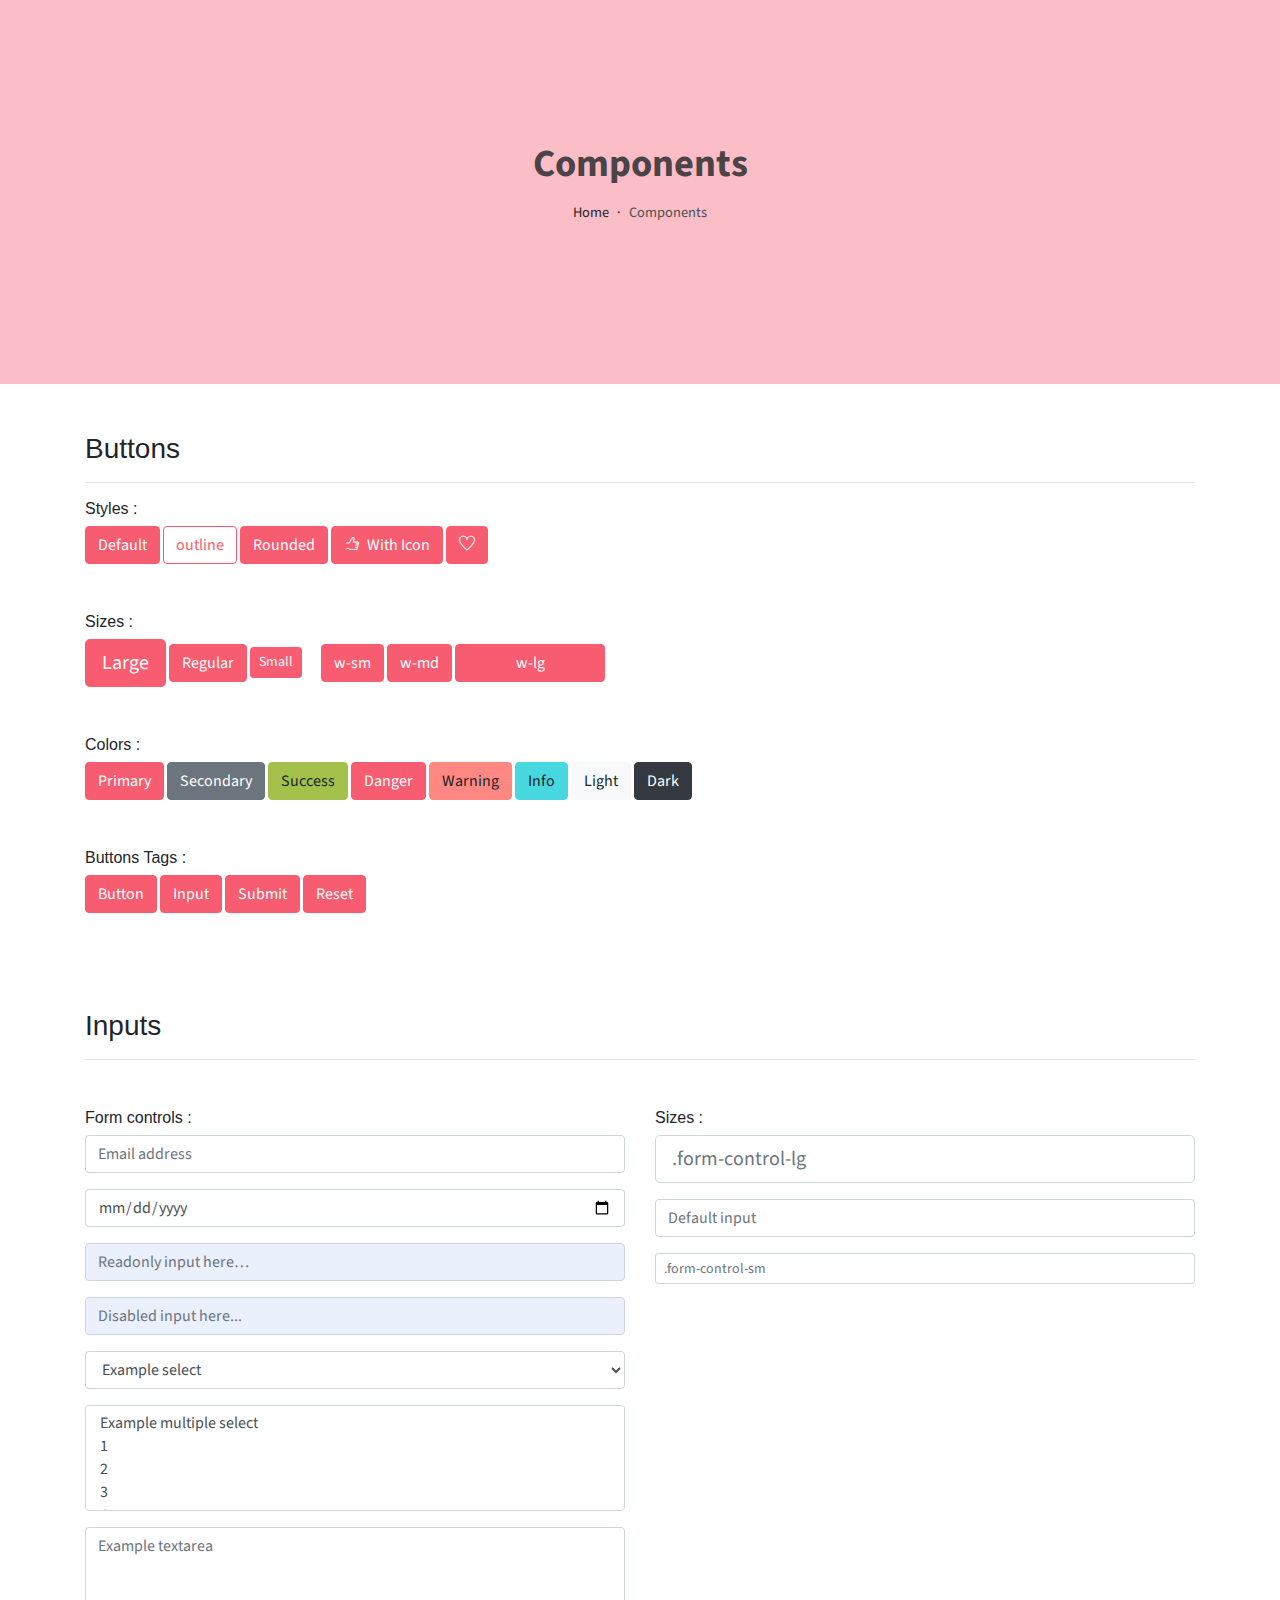
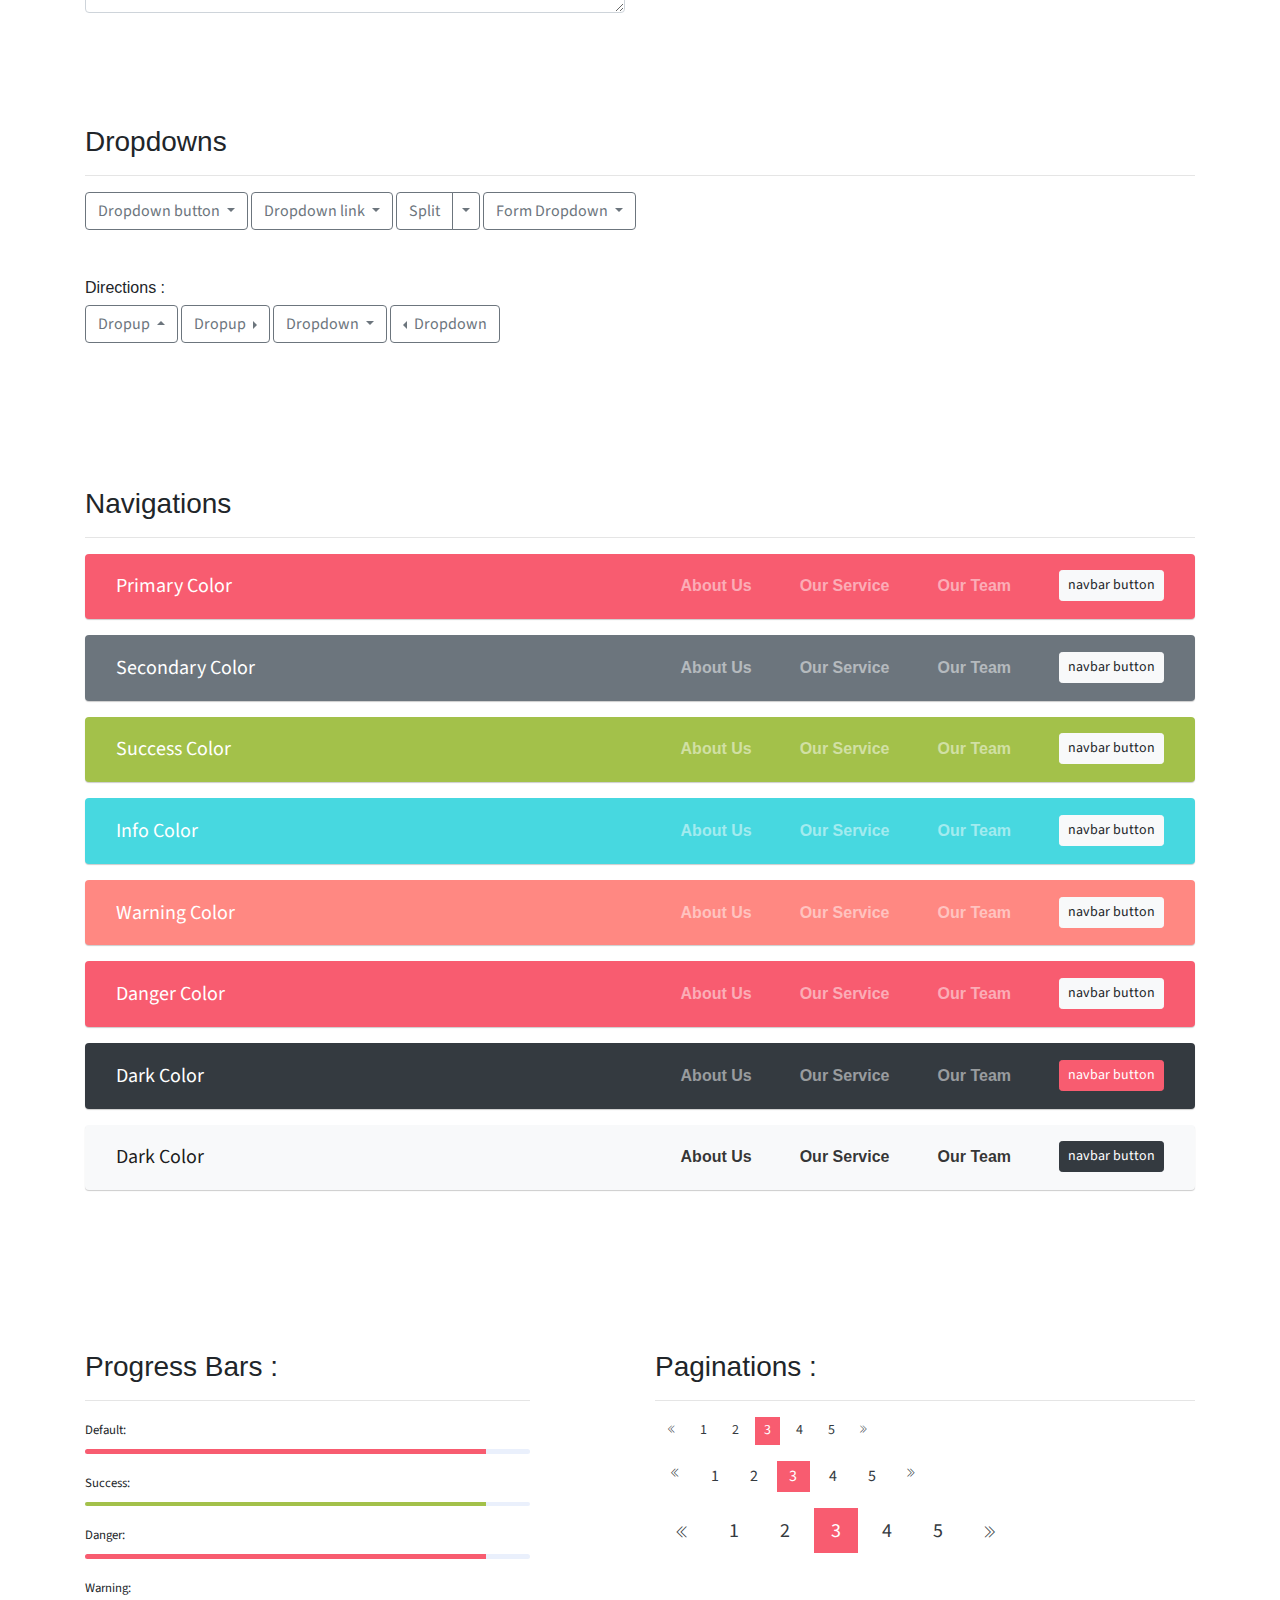
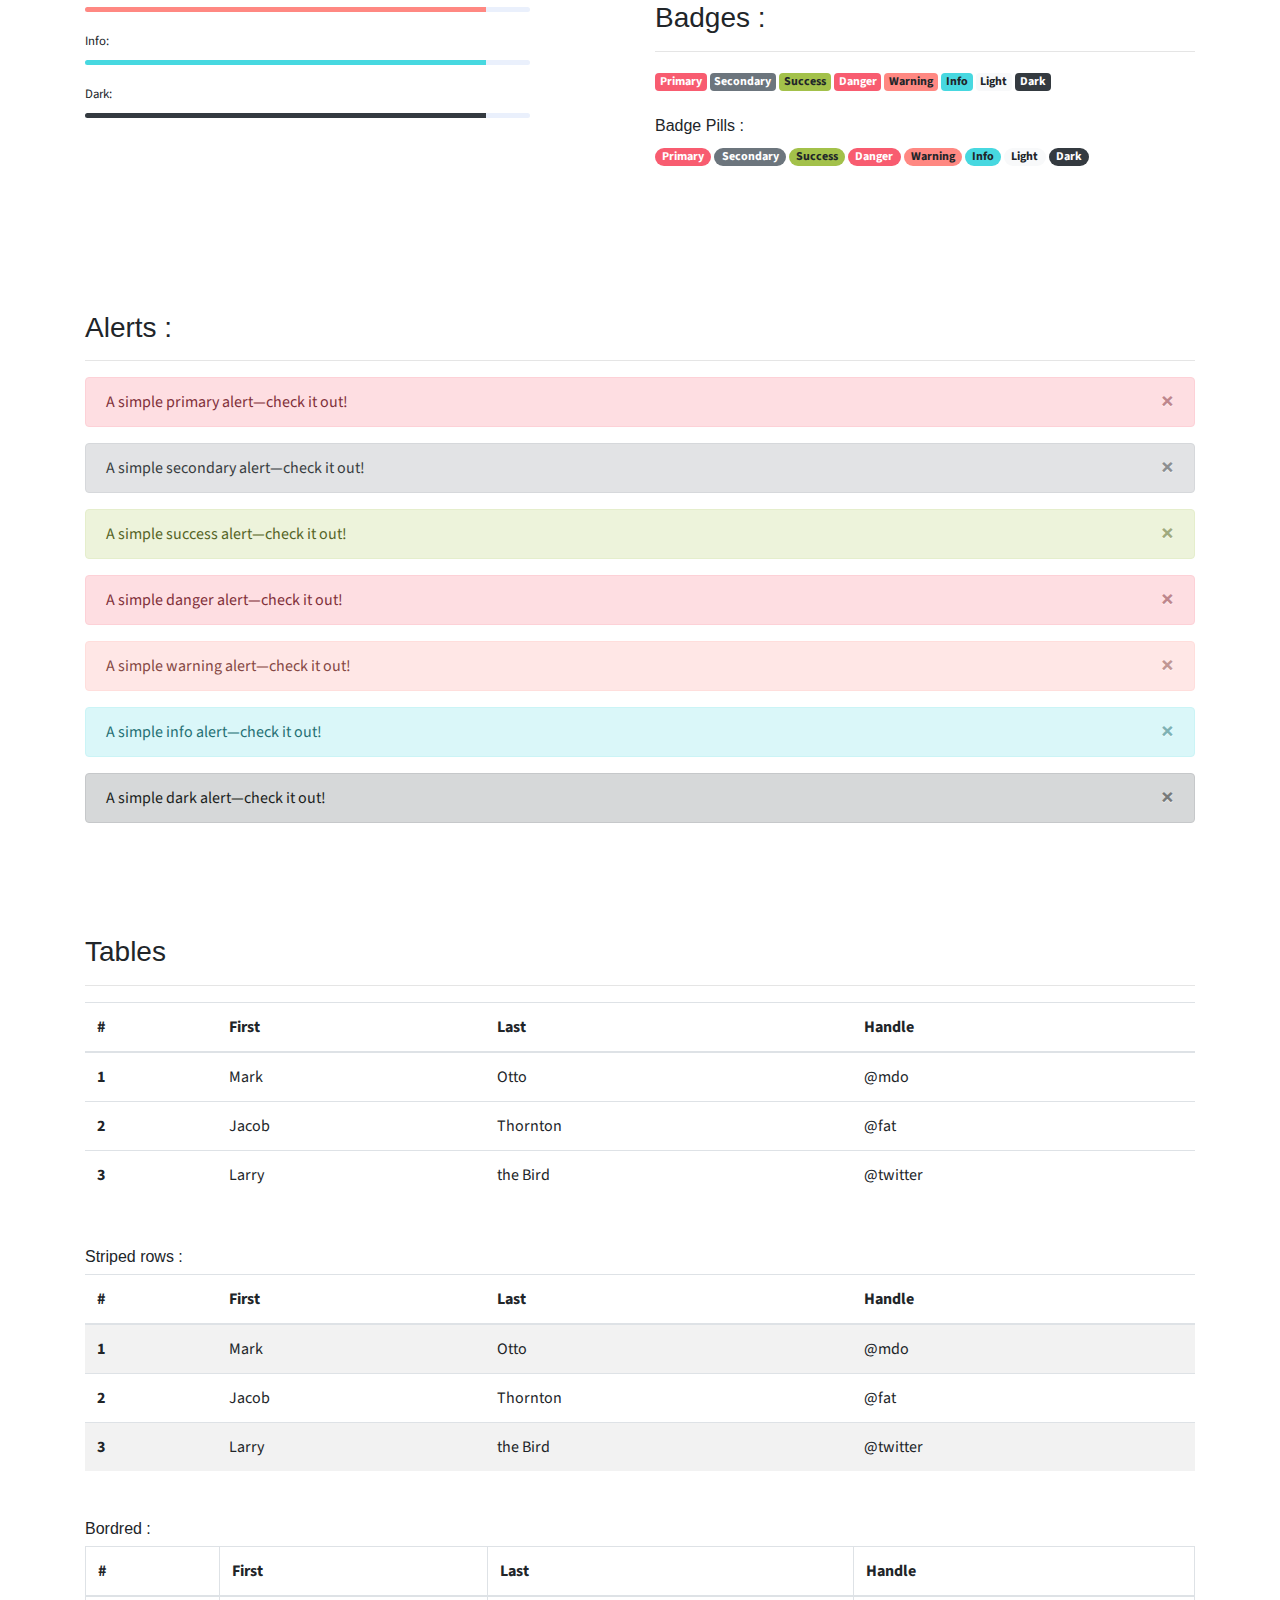
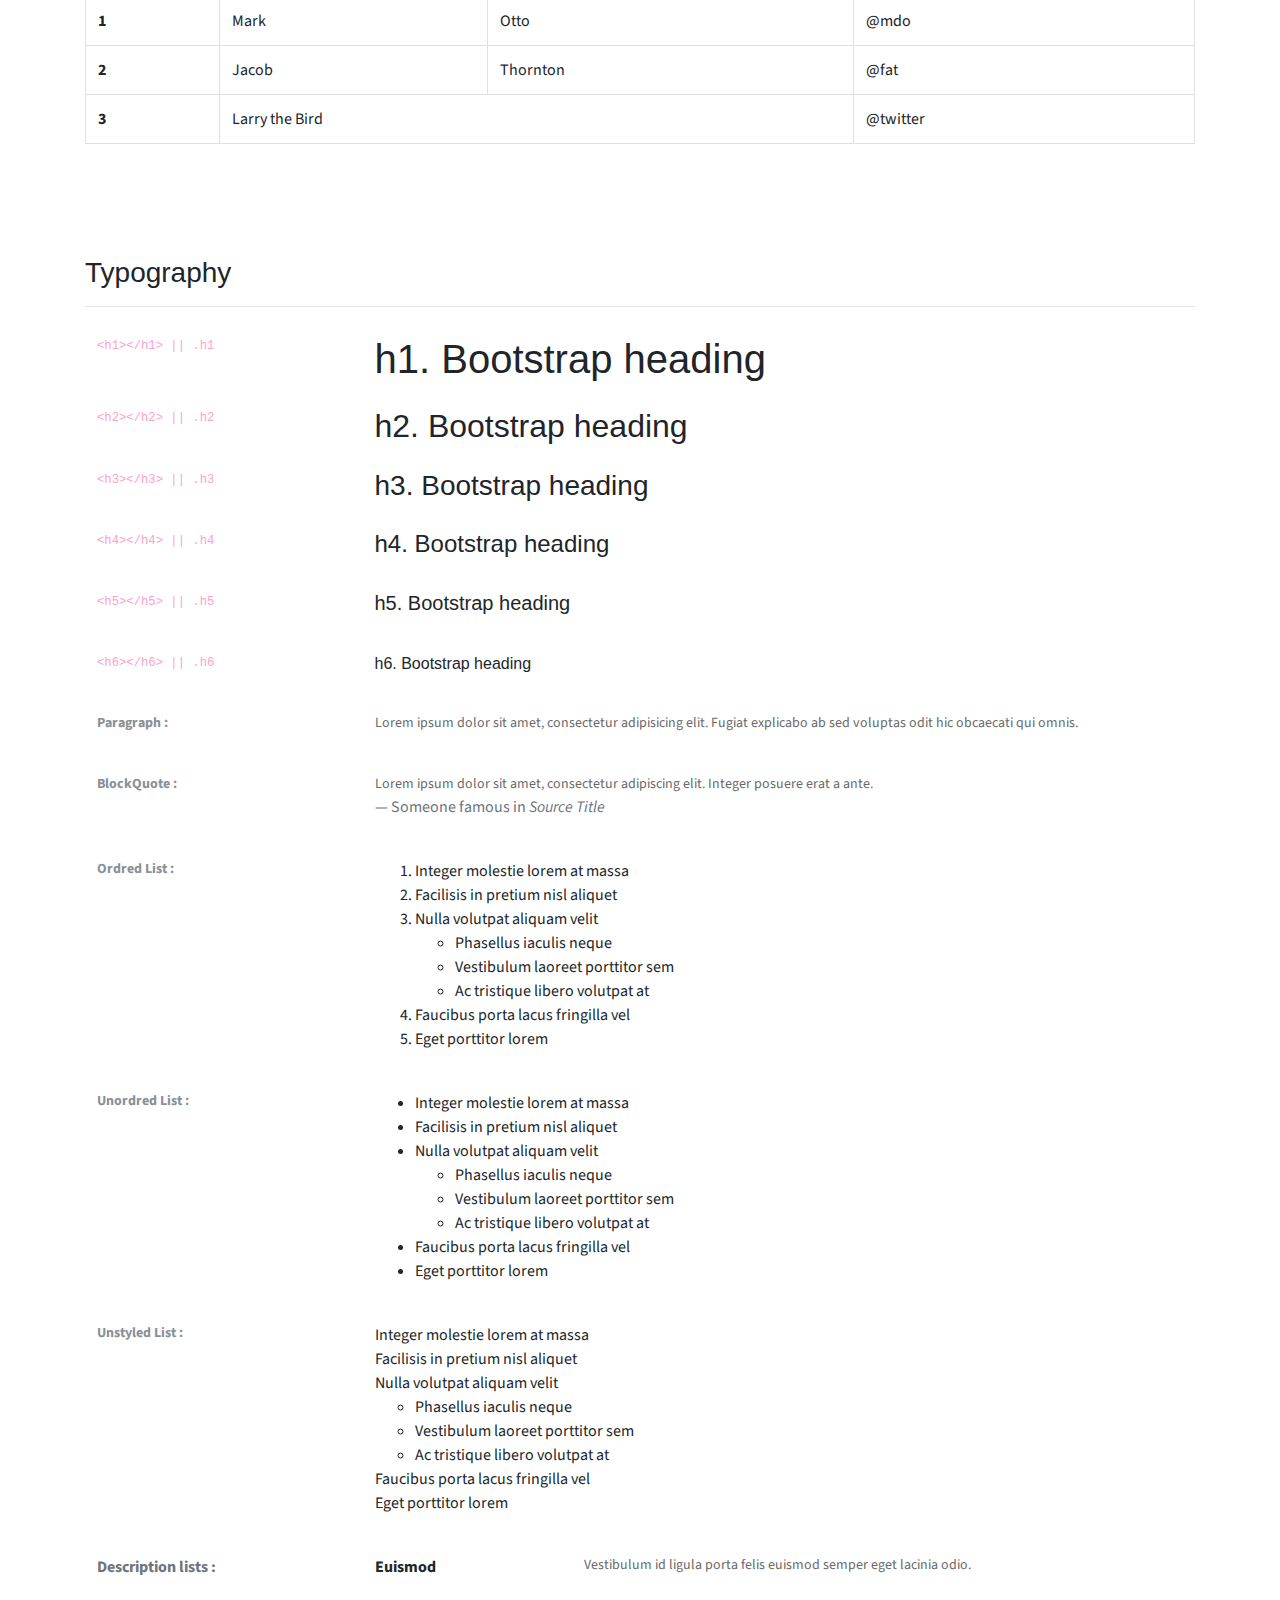
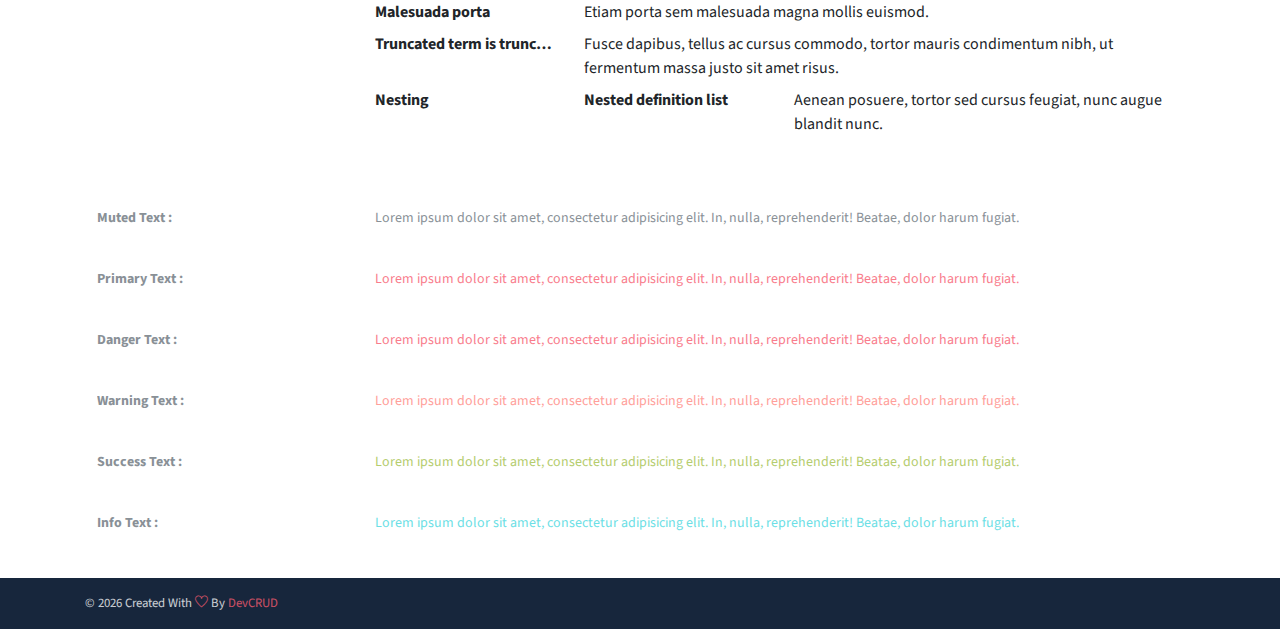
<file: portafolio/components.html>
<!DOCTYPE html>
<html lang="en">
<head>
   <meta charset="utf-8">
   <meta name="viewport" content="width=device-width, initial-scale=1, shrink-to-fit=no">
   <meta name="description" content="Start your development with JohnDoe landing page.">
   <meta name="author" content="Devcrud">
   <title>JohnDoe Landing page | Components</title>
   <link rel="icon" href="assets/imgs/favicon.png" type="image/png">
   <!-- font icons -->
   <link rel="stylesheet" href="assets/vendors/themify-icons/css/themify-icons.css">
   <!-- Bootstrap + Steller  -->
   <link rel="stylesheet" href="assets/css/johndoe.css">
</head>
<body>

   <!-- Page Header -->
   <header class="header header-mini"> 
      <div class="header-title">Components</div> 
      <nav aria-label="breadcrumb">
         <ol class="breadcrumb">
            <li class="breadcrumb-item"><a href="/">Home</a></li>
            <li class="breadcrumb-item active" aria-current="page">Components</li>
         </ol>
      </nav>
   </header> <!-- End Of Page Header -->

   <!-- main content -->
   <div class="container">

      <!-- Buttons -->
      <h3 class="mt-5">Buttons</h3>
      <hr>
      <h6 class="section-secondary-title">Styles :</h6>
      <button class="btn btn-primary">Default</button>
      <button class="btn btn-outline-primary">outline</button>
      <button class="btn btn-primary rounded">Rounded</button>
      <button class="btn btn-primary rounded"><i class="ti-thumb-up pr-1"></i> With Icon</button>
      <button class="btn btn-primary circle"><i class="ti-heart"></i></button>

      <h6 class="section-secondary-title mt-5">Sizes :</h6>
      <button class="btn btn-primary btn-lg">Large</button>
      <button class="btn btn-primary ">Regular</button>
      <button class="btn btn-primary btn-sm">Small</button>
      <button class="btn btn-primary w-sm ml-3">w-sm</button>
      <button class="btn btn-primary w-md">w-md</button>
      <button class="btn btn-primary w-lg">w-lg</button>

      <h6 class="section-secondary-title mt-5">Colors :</h6>          
      <button type="button" class="btn btn-primary">Primary</button>
      <button type="button" class="btn btn-secondary">Secondary</button>
      <button type="button" class="btn btn-success">Success</button>
      <button type="button" class="btn btn-danger">Danger</button>
      <button type="button" class="btn btn-warning">Warning</button>
      <button type="button" class="btn btn-info">Info</button>
      <button type="button" class="btn btn-light">Light</button>
      <button type="button" class="btn btn-dark">Dark</button>

      <h6 class="section-secondary-title mt-5">Buttons Tags :</h6>
      <button class="btn btn-primary" type="submit">Button</button>
      <input class="btn btn-primary" type="button" value="Input">
      <input class="btn btn-primary" type="submit" value="Submit">
      <input class="btn btn-primary" type="reset" value="Reset">
      
      <!-- devider -->
      <div class="py-5"></div>

      <!-- Inputs -->
      <h3>Inputs</h3>
      <hr>
      <div class="row mt-5">
         <div class="col-md-6">
            <h6 class="section-secondary-title">Form controls :</h6>        
            <div class="form-group">
               <input type="email" class="form-control" id="exampleFormControlInput1" placeholder="Email address">
            </div>
            <div class="form-group">
               <input type="date" class="form-control" id="exampleFormControlInput1" placeholder="Date">
            </div>
            <div class="form-group">
               <input class="form-control" type="text" placeholder="Readonly input here…" readonly>
            </div>
            <div class="form-group">
               <input class="form-control" id="disabledInput" type="text" placeholder="Disabled input here..." disabled>
            </div>
            <div class="form-group">
               <select class="form-control" id="exampleFormControlSelect1">
                  <option>Example select</option>
                  <option>1</option>
                  <option>2</option>
                  <option>3</option>
                  <option>4</option>
                  <option>5</option>
               </select>
            </div>
            <div class="form-group">
               <select multiple class="form-control" id="exampleFormControlSelect2">
                  <option>Example multiple select</option>
                  <option>1</option>
                  <option>2</option>
                  <option>3</option>
                  <option>4</option>
                  <option>5</option>
               </select>
            </div>
            <div class="form-group">
               <textarea class="form-control" id="exampleFormControlTextarea1" rows="3" placeholder="Example textarea"></textarea>
            </div>
         </div>
         <div class="col-md-6">
            <h6 class="section-secondary-title">Sizes :</h6>    
            <div class="form-group">
               <input class="form-control form-control-lg" type="text" placeholder=".form-control-lg">             
            </div>
            <div class="form-group">
               <input class="form-control" type="text" placeholder="Default input">
            </div>
            <div class="form-group">
               <input class="form-control form-control-sm" type="text" placeholder=".form-control-sm"> 
            </div>
         </div>
      </div> <!-- end of inputs -->   

      <!-- devider -->
      <div class="py-5"></div>             

      <!-- Dropdowns -->
      <h3 class="components-section-title font-weight-normal">Dropdowns</h3>
      <hr>
      <div class="dropdown d-inline-block">
         <button class="btn btn-outline-secondary dropdown-toggle" type="button" id="dropdownMenuButton" data-toggle="dropdown" aria-haspopup="true" aria-expanded="false">
         Dropdown button
         </button>
         <div class="dropdown-menu" aria-labelledby="dropdownMenuButton">
         <a class="dropdown-item" href="#">Action</a>
         <a class="dropdown-item" href="#">Another action</a>
         <a class="dropdown-item" href="#">Something else here</a>
         </div>
      </div>
      <div class="dropdown d-inline-block">
         <a class="btn btn-outline-secondary dropdown-toggle" href="#" role="button" id="dropdownMenuLink" data-toggle="dropdown" aria-haspopup="true" aria-expanded="false">
            Dropdown link
         </a>
         <div class="dropdown-menu" aria-labelledby="dropdownMenuLink">
            <a class="dropdown-item" href="#">Action</a>
            <a class="dropdown-item" href="#">Another action</a>
            <a class="dropdown-item" href="#">Something else here</a>
         </div>
      </div>
      <div class="btn-group">
         <button type="button" class="btn btn-outline-secondary">Split</button>
         <button type="button" class="btn btn-outline-secondary dropdown-toggle dropdown-toggle-split" data-toggle="dropdown" aria-haspopup="true" aria-expanded="false">
         <span class="sr-only">Toggle Dropdown</span>
         </button>
         <div class="dropdown-menu">
            <a class="dropdown-item" href="#">Action</a>
            <a class="dropdown-item" href="#">Another action</a>
            <a class="dropdown-item" href="#">Something else here</a>
            <div class="dropdown-divider"></div>
            <a class="dropdown-item" href="#">Separated link</a>
         </div>
      </div>
      <div class="btn-group">
         <button class="btn btn-outline-secondary dropdown-toggle" type="button" id="dropdownMenuButton" data-toggle="dropdown" aria-haspopup="true" aria-expanded="false">
            Form Dropdown
         </button>
         <div class="dropdown-menu form">
            <form class="px-4 py-3">
               <div class="form-group">
                  <input type="email" class="form-control" id="exampleDropdownFormEmail1" placeholder="email@example.com">
               </div>
               <div class="form-group">
                  <input type="password" class="form-control" id="exampleDropdownFormPassword1" placeholder="Password">
               </div>
               <div class="form-check mb-3">
                  <input type="checkbox" class="form-check-input" id="dropdownCheck">
                  <label class="form-check-label" for="dropdownCheck">
                     Remember me
                  </label>
               </div>
               <button type="submit" class="btn btn-primary btn-block">Sign in</button>
            </form>
            <div class="dropdown-divider"></div>
            <a class="dropdown-item" href="#"><small>New around here? Sign up</small></a>
            <a class="dropdown-item" href="#"><small>Forgot password?</small></a>
         </div>
      </div>       
      <h6 class="section-secondary-title mt-5">Directions :</h6>  
      <div class="btn-group dropup">
         <button type="button" class="btn btn-outline-secondary dropdown-toggle" data-toggle="dropdown" aria-haspopup="true" aria-expanded="false">
            Dropup
         </button>
         <div class="dropdown-menu">
            <a class="dropdown-item" href="#">Action</a>
            <a class="dropdown-item" href="#">Another action</a>
            <a class="dropdown-item" href="#">Something else here</a>
            <div class="dropdown-divider"></div>
            <a class="dropdown-item" href="#">Separated link</a>
         </div>
      </div>
      <div class="btn-group dropright">
         <button type="button" class="btn btn-outline-secondary dropdown-toggle" data-toggle="dropdown" aria-haspopup="true" aria-expanded="false">
            Dropup
         </button>
         <div class="dropdown-menu">
            <a class="dropdown-item" href="#">Action</a>
            <a class="dropdown-item" href="#">Another action</a>
            <a class="dropdown-item" href="#">Something else here</a>
            <div class="dropdown-divider"></div>
            <a class="dropdown-item" href="#">Separated link</a>
         </div>
      </div>
      <div class="btn-group">
         <button type="button" class="btn btn-outline-secondary dropdown-toggle" data-toggle="dropdown" aria-haspopup="true" aria-expanded="false">
            Dropdown
         </button>
         <div class="dropdown-menu">
            <a class="dropdown-item" href="#">Action</a>
            <a class="dropdown-item" href="#">Another action</a>
            <a class="dropdown-item" href="#">Something else here</a>
            <div class="dropdown-divider"></div>
            <a class="dropdown-item" href="#">Separated link</a>
         </div>
      </div>
      <div class="btn-group dropleft">
         <button type="button" class="btn btn-outline-secondary dropdown-toggle" data-toggle="dropdown" aria-haspopup="true" aria-expanded="false">
            Dropdown
         </button>
         <div class="dropdown-menu">
            <a class="dropdown-item" href="#">Action</a>
            <a class="dropdown-item" href="#">Another action</a>
            <a class="dropdown-item" href="#">Something else here</a>
            <div class="dropdown-divider"></div>
            <a class="dropdown-item" href="#">Separated link</a>
         </div>
      </div> <!-- end of Dropdowns -->  

      <!-- devider -->
      <div class="py-5"></div>   

      <!-- navbars -->
      <h3 class="components-section-title font-weight-normal mt-5">Navigations</h3>
      <hr>
      <nav class="navbar navbar-expand-sm navbar-dark bg-primary rounded shadow mb-3">
         <div class="container">
            <a class="navbar-brand" href="#">Primary Color</a>
            <button class="navbar-toggler ml-auto" type="button" data-toggle="collapse" data-target="#navbarSupportedContent" aria-controls="navbarSupportedContent" aria-expanded="false" aria-label="Toggle navigation">
            <span class="navbar-toggler-icon"></span>
            </button>
            <div class="collapse navbar-collapse" id="navbarSupportedContent">
               <ul class="navbar-nav ml-auto"> 
                  <li class="nav-item">
                     <a class="nav-link" href="#about">About Us</a>
                  </li>
                  <li class="nav-item">
                     <a class="nav-link" href="#service">Our Service</a>
                  </li>
                  <li class="nav-item">
                     <a class="nav-link" href="#team">Our Team</a>
                  </li>
                  <li class="nav-item">
                     <a href="#book-table" class="ml-4 mt-1 btn btn-light btn-sm">navbar button</a>
                  </li>
               </ul>                       
            </div>
         </div>
      </nav>
      <nav class="navbar navbar-expand-sm navbar-dark bg-secondary rounded shadow mb-3">
         <div class="container">
            <a class="navbar-brand" href="#">Secondary Color</a>
            <button class="navbar-toggler ml-auto" type="button" data-toggle="collapse" data-target="#navbarSupportedContent" aria-controls="navbarSupportedContent" aria-expanded="false" aria-label="Toggle navigation">
            <span class="navbar-toggler-icon"></span>
            </button>
            <div class="collapse navbar-collapse" id="navbarSupportedContent">
               <ul class="navbar-nav ml-auto"> 
                  <li class="nav-item">
                     <a class="nav-link" href="#about">About Us</a>
                  </li>
                  <li class="nav-item">
                     <a class="nav-link" href="#service">Our Service</a>
                  </li>
                  <li class="nav-item">
                     <a class="nav-link" href="#team">Our Team</a>
                  </li>
                  <li class="nav-item">
                     <a href="#book-table" class="ml-4 mt-1 btn btn-light btn-sm">navbar button</a>
                  </li>
               </ul>                       
            </div>
         </div>
      </nav>
      <nav class="navbar navbar-expand-sm navbar-dark bg-success rounded shadow mb-3">
         <div class="container">
            <a class="navbar-brand" href="#">Success Color</a>
            <button class="navbar-toggler ml-auto" type="button" data-toggle="collapse" data-target="#navbarSupportedContent" aria-controls="navbarSupportedContent" aria-expanded="false" aria-label="Toggle navigation">
            <span class="navbar-toggler-icon"></span>
            </button>
            <div class="collapse navbar-collapse" id="navbarSupportedContent">
               <ul class="navbar-nav ml-auto"> 
                  <li class="nav-item">
                     <a class="nav-link" href="#about">About Us</a>
                  </li>
                  <li class="nav-item">
                     <a class="nav-link" href="#service">Our Service</a>
                  </li>
                  <li class="nav-item">
                     <a class="nav-link" href="#team">Our Team</a>
                  </li>
                  <li class="nav-item">
                     <a href="#book-table" class="ml-4 mt-1 btn btn-light btn-sm">navbar button</a>
                  </li>
               </ul>                       
            </div>
         </div>
      </nav>
      <nav class="navbar navbar-expand-sm navbar-dark bg-info rounded shadow mb-3">
         <div class="container">
            <a class="navbar-brand" href="#">Info Color</a>
            <button class="navbar-toggler ml-auto" type="button" data-toggle="collapse" data-target="#navbarSupportedContent" aria-controls="navbarSupportedContent" aria-expanded="false" aria-label="Toggle navigation">
            <span class="navbar-toggler-icon"></span>
            </button>
            <div class="collapse navbar-collapse" id="navbarSupportedContent">
               <ul class="navbar-nav ml-auto"> 
                  <li class="nav-item">
                     <a class="nav-link" href="#about">About Us</a>
                  </li>
                  <li class="nav-item">
                     <a class="nav-link" href="#service">Our Service</a>
                  </li>
                  <li class="nav-item">
                     <a class="nav-link" href="#team">Our Team</a>
                  </li>
                  <li class="nav-item">
                     <a href="#book-table" class="ml-4 mt-1 btn btn-light btn-sm">navbar button</a>
                  </li>
               </ul>                       
            </div>
         </div>
      </nav>
      <nav class="navbar navbar-expand-sm navbar-dark bg-warning rounded shadow mb-3">
         <div class="container">
            <a class="navbar-brand" href="#">Warning Color</a>
            <button class="navbar-toggler ml-auto" type="button" data-toggle="collapse" data-target="#navbarSupportedContent" aria-controls="navbarSupportedContent" aria-expanded="false" aria-label="Toggle navigation">
            <span class="navbar-toggler-icon"></span>
            </button>
            <div class="collapse navbar-collapse" id="navbarSupportedContent">
               <ul class="navbar-nav ml-auto"> 
                  <li class="nav-item">
                     <a class="nav-link" href="#about">About Us</a>
                  </li>
                  <li class="nav-item">
                     <a class="nav-link" href="#service">Our Service</a>
                  </li>
                  <li class="nav-item">
                     <a class="nav-link" href="#team">Our Team</a>
                  </li>
                  <li class="nav-item">
                     <a href="#book-table" class="ml-4 mt-1 btn btn-light btn-sm">navbar button</a>
                  </li>
               </ul>                       
            </div>
         </div>
      </nav>
      <nav class="navbar navbar-expand-sm navbar-dark bg-danger rounded shadow mb-3">
         <div class="container">
            <a class="navbar-brand" href="#">Danger Color</a>
            <button class="navbar-toggler ml-auto" type="button" data-toggle="collapse" data-target="#navbarSupportedContent" aria-controls="navbarSupportedContent" aria-expanded="false" aria-label="Toggle navigation">
            <span class="navbar-toggler-icon"></span>
            </button>
            <div class="collapse navbar-collapse" id="navbarSupportedContent">
               <ul class="navbar-nav ml-auto"> 
                  <li class="nav-item">
                     <a class="nav-link" href="#about">About Us</a>
                  </li>
                  <li class="nav-item">
                     <a class="nav-link" href="#service">Our Service</a>
                  </li>
                  <li class="nav-item">
                     <a class="nav-link" href="#team">Our Team</a>
                  </li>
                  <li class="nav-item">
                     <a href="#book-table" class="ml-4 mt-1 btn btn-light btn-sm">navbar button</a>
                  </li>
               </ul>                       
            </div>
         </div>
      </nav>
      <nav class="navbar navbar-expand-sm navbar-dark bg-dark rounded shadow mb-3">
         <div class="container">
            <a class="navbar-brand" href="#">Dark Color</a>
            <button class="navbar-toggler ml-auto" type="button" data-toggle="collapse" data-target="#navbarSupportedContent" aria-controls="navbarSupportedContent" aria-expanded="false" aria-label="Toggle navigation">
            <span class="navbar-toggler-icon"></span>
            </button>
            <div class="collapse navbar-collapse" id="navbarSupportedContent">
               <ul class="navbar-nav ml-auto"> 
                  <li class="nav-item">
                     <a class="nav-link" href="#about">About Us</a>
                  </li>
                  <li class="nav-item">
                     <a class="nav-link" href="#service">Our Service</a>
                  </li>
                  <li class="nav-item">
                     <a class="nav-link" href="#team">Our Team</a>
                  </li>
                  <li class="nav-item">
                     <a href="#book-table" class="ml-4 mt-1 btn btn-primary btn-sm">navbar button</a>
                  </li>
               </ul>                       
            </div>
         </div>
      </nav>
      <nav class="navbar navbar-expand-sm navbar-light bg-light rounded shadow mb-3">
         <div class="container">
            <a class="navbar-brand" href="#">Dark Color</a>
            <button class="navbar-toggler ml-auto" type="button" data-toggle="collapse" data-target="#navbarSupportedContent" aria-controls="navbarSupportedContent" aria-expanded="false" aria-label="Toggle navigation">
            <span class="navbar-toggler-icon"></span>
            </button>
            <div class="collapse navbar-collapse" id="navbarSupportedContent">
               <ul class="navbar-nav ml-auto"> 
                  <li class="nav-item">
                     <a class="nav-link" href="#about">About Us</a>
                  </li>
                  <li class="nav-item">
                     <a class="nav-link" href="#service">Our Service</a>
                  </li>
                  <li class="nav-item">
                     <a class="nav-link" href="#team">Our Team</a>
                  </li>
                  <li class="nav-item">
                     <a href="#book-table" class="ml-4 mt-1 btn btn-dark btn-sm">navbar button</a>
                  </li>
               </ul>                       
            </div>
         </div>
      </nav>
      <!-- End of navbars -->

      <!-- devider -->
      <div class="py-5"></div>   
      
      <!-- progress bars -->
      <div class="row justify-content-between">
         <div class="col-md-5">
            <h3 class="components-section-title font-weight-normal mt-5">Progress Bars :</h3>
            <hr>
            <small>Default: </small>
            <div class="progress mt-2 mb-3">
               <div class="progress-bar" role="progressbar" style="width: 90%" aria-valuenow="25" aria-valuemin="0" aria-valuemax="100"></div>
            </div>
            <small>Success:</small>
            <div class="progress mt-2 mb-3">
               <div class="progress-bar bg-success" role="progressbar" style="width: 90%" aria-valuenow="25" aria-valuemin="0" aria-valuemax="100"></div>
            </div>
            <small>Danger:</small>
            <div class="progress mt-2 mb-3">
               <div class="progress-bar bg-danger" role="progressbar" style="width: 90%" aria-valuenow="25" aria-valuemin="0" aria-valuemax="100"></div>
            </div>
            <small>Warning:</small>
            <div class="progress mt-2 mb-3">
               <div class="progress-bar bg-warning" role="progressbar" style="width: 90%" aria-valuenow="25" aria-valuemin="0" aria-valuemax="100"></div>
            </div>
            <small>Info:</small>
            <div class="progress mt-2 mb-3">
               <div class="progress-bar bg-info" role="progressbar" style="width: 90%" aria-valuenow="25" aria-valuemin="0" aria-valuemax="100"></div>
            </div>
            <small>Dark:</small>
            <div class="progress mt-2 mb-3">
               <div class="progress-bar bg-dark" role="progressbar" style="width: 90%" aria-valuenow="25" aria-valuemin="0" aria-valuemax="100"></div>
            </div>
         </div>
         <div class="col-md-6">
            <h3 class="components-section-title font-weight-normal mt-5">Paginations :</h3>
            <hr>
            <nav aria-label="Page navigation example">
               <ul class="pagination pagination-sm">
                  <li class="page-item"><a class="page-link" href="#"><i class="ti-angle-double-left"></i></a></li>
                  <li class="page-item"><a class="page-link" href="#">1</a></li>
                  <li class="page-item"><a class="page-link" href="#">2</a></li>
                  <li class="page-item active"><a class="page-link" href="#">3</a></li>
                  <li class="page-item"><a class="page-link" href="#">4</a></li>
                  <li class="page-item"><a class="page-link" href="#">5</a></li>
                  <li class="page-item"><a class="page-link" href="#"><i class="ti-angle-double-right"></i></a></li>
               </ul>
            </nav>
            <nav aria-label="Page navigation example">
               <ul class="pagination">
               <li class="page-item"><a class="page-link" href="#"><i class="ti-angle-double-left"></i></a></li>
                  <li class="page-item"><a class="page-link" href="#">1</a></li>
                  <li class="page-item"><a class="page-link" href="#">2</a></li>
                  <li class="page-item active"><a class="page-link" href="#">3</a></li>
                  <li class="page-item"><a class="page-link" href="#">4</a></li>
                  <li class="page-item"><a class="page-link" href="#">5</a></li>
                  <li class="page-item"><a class="page-link" href="#"><i class="ti-angle-double-right"></i></a></li>
               </ul>
            </nav>
            <nav aria-label="Page navigation example">
               <ul class="pagination pagination-lg">
                  <li class="page-item"><a class="page-link" href="#"><i class="ti-angle-double-left"></i></a></li>
                  <li class="page-item"><a class="page-link" href="#">1</a></li>
                  <li class="page-item"><a class="page-link" href="#">2</a></li>
                  <li class="page-item active"><a class="page-link" href="#">3</a></li>
                  <li class="page-item"><a class="page-link" href="#">4</a></li>
                  <li class="page-item"><a class="page-link" href="#">5</a></li>
                  <li class="page-item"><a class="page-link" href="#"><i class="ti-angle-double-right"></i></a></li>
               </ul>
            </nav>

            <!-- Badges -->
            <h3 class="components-section-title font-weight-normal mt-5">Badges :</h3>
            <hr>
            <span class="badge badge-primary">Primary</span>
            <span class="badge badge-secondary">Secondary</span>
            <span class="badge badge-success">Success</span>
            <span class="badge badge-danger">Danger</span>
            <span class="badge badge-warning">Warning</span>
            <span class="badge badge-info">Info</span>
            <span class="badge badge-light">Light</span>
            <span class="badge badge-dark">Dark</span>
            <h6 class="section-secondary-title mt-4 mb-2">Badge Pills :</h6>
            <span class="badge badge-pill badge-primary">Primary</span>
            <span class="badge badge-pill badge-secondary">Secondary</span>
            <span class="badge badge-pill badge-success">Success</span>
            <span class="badge badge-pill badge-danger">Danger</span>
            <span class="badge badge-pill badge-warning">Warning</span>
            <span class="badge badge-pill badge-info">Info</span>
            <span class="badge badge-pill badge-light">Light</span>
            <span class="badge badge-pill badge-dark">Dark</span>
         </div>
      </div> <!-- End of Progress bars -->

      <!-- devider -->
      <div class="py-5"></div>  

      <!-- Alerts -->
      <h3 class="components-section-title font-weight-normal mt-5">Alerts :</h3>
      <hr>
      <div class="alert alert-primary alert-dismissible fade show" role="alert">
         A simple primary alert—check it out!
         <button type="button" class="close" data-dismiss="alert" aria-label="Close">
            <span aria-hidden="true">&times;</span>
         </button>
      </div>
      <div class="alert alert-secondary alert-dismissible fade show" role="alert">
         A simple secondary alert—check it out!
         <button type="button" class="close" data-dismiss="alert" aria-label="Close">
            <span aria-hidden="true">&times;</span>
         </button>
      </div>
      <div class="alert alert-success alert-dismissible fade show" role="alert">
         A simple success alert—check it out!
         <button type="button" class="close" data-dismiss="alert" aria-label="Close">
            <span aria-hidden="true">&times;</span>
         </button>
      </div>
      <div class="alert alert-danger alert-dismissible fade show" role="alert">
         A simple danger alert—check it out!
         <button type="button" class="close" data-dismiss="alert" aria-label="Close">
            <span aria-hidden="true">&times;</span>
         </button>
      </div>
      <div class="alert alert-warning alert-dismissible fade show" role="alert">
         A simple warning alert—check it out!
         <button type="button" class="close" data-dismiss="alert" aria-label="Close">
            <span aria-hidden="true">&times;</span>
         </button>
      </div>
      <div class="alert alert-info alert-dismissible fade show" role="alert">
         A simple info alert—check it out!
         <button type="button" class="close" data-dismiss="alert" aria-label="Close">
            <span aria-hidden="true">&times;</span>
         </button>
      </div>
      <div class="alert alert-dark alert-dismissible fade show" role="alert">
         A simple dark alert—check it out!
         <button type="button" class="close" data-dismiss="alert" aria-label="Close">
            <span aria-hidden="true">&times;</span>
         </button>
      </div>
      <!-- end of alerts -->

      <!-- devider -->
      <div class="py-5"></div> 
   
      <!-- tables -->
      <h3 class="components-section-title">Tables</h3>
      <hr>
      <table class="table">
         <thead>
            <tr>
               <th scope="col">#</th>
               <th scope="col">First</th>
               <th scope="col">Last</th>
               <th scope="col">Handle</th>
            </tr>
         </thead>
         <tbody>
            <tr>
               <th scope="row">1</th>
               <td>Mark</td>
               <td>Otto</td>
               <td>@mdo</td>
            </tr>
            <tr>
               <th scope="row">2</th>
               <td>Jacob</td>
               <td>Thornton</td>
               <td>@fat</td>
            </tr>
            <tr>
               <th scope="row">3</th>
               <td>Larry</td>
               <td>the Bird</td>
               <td>@twitter</td>
            </tr>
         </tbody>
      </table>

      <h6 class="section-secondary-title mt-5">Striped rows :</h6>
      <table class="table table-striped">
         <thead>
            <tr>
               <th scope="col">#</th>
               <th scope="col">First</th>
               <th scope="col">Last</th>
               <th scope="col">Handle</th>
            </tr>
         </thead>
         <tbody>
            <tr>
               <th scope="row">1</th>
               <td>Mark</td>
               <td>Otto</td>
               <td>@mdo</td>
            </tr>
            <tr>
               <th scope="row">2</th>
               <td>Jacob</td>
               <td>Thornton</td>
               <td>@fat</td>
            </tr>
            <tr>
               <th scope="row">3</th>
               <td>Larry</td>
               <td>the Bird</td>
               <td>@twitter</td>
            </tr>
         </tbody>
      </table>

      <h6 class="section-secondary-title mt-5">Bordred :</h6>
      <table class="table table-bordered">
         <thead>
            <tr>
               <th scope="col">#</th>
               <th scope="col">First</th>
               <th scope="col">Last</th>
               <th scope="col">Handle</th>
            </tr>
         </thead>
         <tbody>
            <tr>
               <th scope="row">1</th>
               <td>Mark</td>
               <td>Otto</td>
               <td>@mdo</td>
            </tr>
            <tr>
               <th scope="row">2</th>
               <td>Jacob</td>
               <td>Thornton</td>
               <td>@fat</td>
            </tr>
            <tr>
               <th scope="row">3</th>
               <td colspan="2">Larry the Bird</td>
               <td>@twitter</td>
            </tr>
         </tbody>
      </table>
      <!-- end of tables -->

      <!-- devider -->
      <div class="py-5"></div> 

      <!-- typography -->
      <h3 class="components-section-title">Typography</h3>
      <hr>
     
      <table class="table table-borderless v-align-center">
         <tbody>
            <tr>
               <td>
                  <p><code class="highlighter-rouge">&lt;h1&gt;&lt;/h1&gt; || .h1</code></p>
               </td>
               <td class="w-75"><span class="h1">h1. Bootstrap heading</span></td>
            </tr>
            <tr>
               <td>
                  <p><code class="highlighter-rouge">&lt;h2&gt;&lt;/h2&gt; || .h2</code></p>
               </td>
               <td><span class="h2">h2. Bootstrap heading</span></td>
            </tr>
            <tr>
               <td>
                  <p><code class="highlighter-rouge">&lt;h3&gt;&lt;/h3&gt; || .h3</code></p>
               </td>
               <td><span class="h3">h3. Bootstrap heading</span></td>
            </tr>
            <tr>
               <td>
                  <p><code class="highlighter-rouge">&lt;h4&gt;&lt;/h4&gt; || .h4</code></p>
               </td>
               <td><span class="h4">h4. Bootstrap heading</span></td>
            </tr>
            <tr>
               <td>
                  <p><code class="highlighter-rouge">&lt;h5&gt;&lt;/h5&gt; || .h5</code></p>
               </td>
               <td><span class="h5">h5. Bootstrap heading</span></td>
            </tr>
            <tr>
               <td>
                  <p><code class="highlighter-rouge">&lt;h6&gt;&lt;/h6&gt; || .h6</code></p>
               </td>
               <td><span class="h6">h6. Bootstrap heading</span></td>
            </tr>
            <tr>
               <td>
                  <p class="font-weight-bold text-muted">Paragraph :</p>
               </td>
               <td><p>Lorem ipsum dolor sit amet, consectetur adipisicing elit. Fugiat explicabo ab sed voluptas odit hic obcaecati qui omnis.</p></td>
            </tr>
            <tr>
               <td>
                  <p class="font-weight-bold text-muted">BlockQuote :</p>
               </td>
               <td>
                  <blockquote class="blockquote">
                     <p class="mb-0">Lorem ipsum dolor sit amet, consectetur adipiscing elit. Integer posuere erat a ante.</p>
                     <footer class="blockquote-footer">Someone famous in <cite title="Source Title">Source Title</cite></footer>
                  </blockquote>
               </td>
            </tr>

            
            <tr>
               <td><p class="font-weight-bold text-muted">Ordred List :</p></td>
               <td>
                  <ol>
                     <li>Integer molestie lorem at massa</li>
                     <li>Facilisis in pretium nisl aliquet</li>
                     <li>Nulla volutpat aliquam velit
                        <ul>
                           <li>Phasellus iaculis neque</li>
                           <li>Vestibulum laoreet porttitor sem</li>
                           <li>Ac tristique libero volutpat at</li>
                        </ul>
                     </li>
                     <li>Faucibus porta lacus fringilla vel</li>
                     <li>Eget porttitor lorem</li>
                  </ol>
               </td>
            </tr>
            <tr>
               <td><p class="font-weight-bold text-muted">Unordred List :</p></td>
               <td>
                  <ul >
                     <li>Integer molestie lorem at massa</li>
                     <li>Facilisis in pretium nisl aliquet</li>
                     <li>Nulla volutpat aliquam velit
                        <ul>
                           <li>Phasellus iaculis neque</li>
                           <li>Vestibulum laoreet porttitor sem</li>
                           <li>Ac tristique libero volutpat at</li>
                        </ul>
                     </li>
                     <li>Faucibus porta lacus fringilla vel</li>
                     <li>Eget porttitor lorem</li>
                  </ul>
               </td>
            </tr>
            <tr>
               <td><p class="font-weight-bold text-muted">Unstyled List :</p></td>
               <td>
                  <ul class="list-unstyled">
                     <li>Integer molestie lorem at massa</li>
                     <li>Facilisis in pretium nisl aliquet</li>
                     <li>Nulla volutpat aliquam velit
                        <ul>
                           <li>Phasellus iaculis neque</li>
                           <li>Vestibulum laoreet porttitor sem</li>
                           <li>Ac tristique libero volutpat at</li>
                        </ul>
                     </li>
                     <li>Faucibus porta lacus fringilla vel</li>
                     <li>Eget porttitor lorem</li>
                  </ul>
               </td>
            </tr>
            <tr>
               <td class="font-weight-bold text-muted">Description lists : </td>
               <td>
                  <dl class="row">
                     <dt class="col-sm-3">Euismod</dt>
                     <dd class="col-sm-9">
                        <p>Vestibulum id ligula porta felis euismod semper eget lacinia odio.</p>
                     </dd>

                     <dt class="col-sm-3">Malesuada porta</dt>
                     <dd class="col-sm-9">Etiam porta sem malesuada magna mollis euismod.</dd>

                     <dt class="col-sm-3 text-truncate">Truncated term is truncated</dt>
                     <dd class="col-sm-9">Fusce dapibus, tellus ac cursus commodo, tortor mauris condimentum nibh, ut fermentum massa justo sit amet risus.</dd>

                     <dt class="col-sm-3">Nesting</dt>
                     <dd class="col-sm-9">
                        <dl class="row">
                           <dt class="col-sm-4">Nested definition list</dt>
                           <dd class="col-sm-8">Aenean posuere, tortor sed cursus feugiat, nunc augue blandit nunc.</dd>
                        </dl>
                     </dd>
                  </dl>
               </td>
            </tr>
            <tr>
               <td>
                  <p class="font-weight-bold text-muted">Muted Text :</p>
               </td>
               <td>
                  <p class="text-muted">Lorem ipsum dolor sit amet, consectetur adipisicing elit. In, nulla, reprehenderit! Beatae, dolor harum fugiat.</p>
               </td>
            </tr>
            <tr>
               <td>
                  <p class="font-weight-bold text-muted">Primary Text :</p>
               </td>
               <td>
                  <p class="text-primary">Lorem ipsum dolor sit amet, consectetur adipisicing elit. In, nulla, reprehenderit! Beatae, dolor harum fugiat.</p>
               </td>
            </tr>
            <tr>
               <td>
                  <p class="font-weight-bold text-muted">Danger Text :</p>
               </td>
               <td>
                  <p class="text-danger">Lorem ipsum dolor sit amet, consectetur adipisicing elit. In, nulla, reprehenderit! Beatae, dolor harum fugiat.</p>
               </td>
            </tr>
            <tr>
               <td>
                  <p class="font-weight-bold text-muted">Warning Text :</p>
               </td>
               <td>
                  <p class="text-warning">Lorem ipsum dolor sit amet, consectetur adipisicing elit. In, nulla, reprehenderit! Beatae, dolor harum fugiat.</p>
               </td>
            </tr>
            <tr>
               <td>
                  <p class="font-weight-bold text-muted">Success Text :</p>
               </td>
               <td>
                  <p class="text-success">Lorem ipsum dolor sit amet, consectetur adipisicing elit. In, nulla, reprehenderit! Beatae, dolor harum fugiat.</p>
               </td>
            </tr>
            <tr>
               <td>
                  <p class="font-weight-bold text-muted">Info Text :</p>
               </td>
               <td>
                  <p class="text-info">Lorem ipsum dolor sit amet, consectetur adipisicing elit. In, nulla, reprehenderit! Beatae, dolor harum fugiat.</p>
               </td>
            </tr>
         </tbody>
      </table>
   </div>
   <!-- end of typography -->

   <!-- Page Footer -->
   <footer class="footer py-3">
        <div class="container">
            <p class="small mb-0 text-light">
                &copy; <script>document.write(new Date().getFullYear())</script> Created With <i class="ti-heart text-danger"></i> By <a href="http://devcrud.com" target="_blank"><span class="text-danger" title="Bootstrap 4 Themes and Dashboards">DevCRUD</span></a> 
            </p>
        </div>
    </footer>
   <!-- End of Page Footer -->  
   
   <!-- core  -->
   <script src="assets/vendors/jquery/jquery-3.4.1.js"></script>
   <script src="assets/vendors/bootstrap/bootstrap.bundle.js"></script>

</body>
</html>
</file>
<file: portafolio/assets/vendors/themify-icons/css/themify-icons.css>
@font-face {
	font-family: 'themify';
	src:url("../fonts/themify.eot?-fvbane");
	src:url("../fonts/themify.eot?#iefix-fvbane") format("embedded-opentype"),
		url("../fonts/themify.woff?-fvbane") format("woff"),
		url("../fonts/themify.ttf?-fvbane") format("truetype"),
		url("../fonts/themify.svg?-fvbane#themify") format("svg");
	font-weight: normal;
	font-style: normal;
}

[class^="ti-"], [class*=" ti-"] {
	font-family: 'themify';
	speak: none;
	font-style: normal;
	font-weight: normal;
	font-variant: normal;
	text-transform: none;
	line-height: 1;

	/* Better Font Rendering =========== */
	-webkit-font-smoothing: antialiased;
	-moz-osx-font-smoothing: grayscale;
}

.ti-wand:before {
	content: "\e600";
}
.ti-volume:before {
	content: "\e601";
}
.ti-user:before {
	content: "\e602";
}
.ti-unlock:before {
	content: "\e603";
}
.ti-unlink:before {
	content: "\e604";
}
.ti-trash:before {
	content: "\e605";
}
.ti-thought:before {
	content: "\e606";
}
.ti-target:before {
	content: "\e607";
}
.ti-tag:before {
	content: "\e608";
}
.ti-tablet:before {
	content: "\e609";
}
.ti-star:before {
	content: "\e60a";
}
.ti-spray:before {
	content: "\e60b";
}
.ti-signal:before {
	content: "\e60c";
}
.ti-shopping-cart:before {
	content: "\e60d";
}
.ti-shopping-cart-full:before {
	content: "\e60e";
}
.ti-settings:before {
	content: "\e60f";
}
.ti-search:before {
	content: "\e610";
}
.ti-zoom-in:before {
	content: "\e611";
}
.ti-zoom-out:before {
	content: "\e612";
}
.ti-cut:before {
	content: "\e613";
}
.ti-ruler:before {
	content: "\e614";
}
.ti-ruler-pencil:before {
	content: "\e615";
}
.ti-ruler-alt:before {
	content: "\e616";
}
.ti-bookmark:before {
	content: "\e617";
}
.ti-bookmark-alt:before {
	content: "\e618";
}
.ti-reload:before {
	content: "\e619";
}
.ti-plus:before {
	content: "\e61a";
}
.ti-pin:before {
	content: "\e61b";
}
.ti-pencil:before {
	content: "\e61c";
}
.ti-pencil-alt:before {
	content: "\e61d";
}
.ti-paint-roller:before {
	content: "\e61e";
}
.ti-paint-bucket:before {
	content: "\e61f";
}
.ti-na:before {
	content: "\e620";
}
.ti-mobile:before {
	content: "\e621";
}
.ti-minus:before {
	content: "\e622";
}
.ti-medall:before {
	content: "\e623";
}
.ti-medall-alt:before {
	content: "\e624";
}
.ti-marker:before {
	content: "\e625";
}
.ti-marker-alt:before {
	content: "\e626";
}
.ti-arrow-up:before {
	content: "\e627";
}
.ti-arrow-right:before {
	content: "\e628";
}
.ti-arrow-left:before {
	content: "\e629";
}
.ti-arrow-down:before {
	content: "\e62a";
}
.ti-lock:before {
	content: "\e62b";
}
.ti-location-arrow:before {
	content: "\e62c";
}
.ti-link:before {
	content: "\e62d";
}
.ti-layout:before {
	content: "\e62e";
}
.ti-layers:before {
	content: "\e62f";
}
.ti-layers-alt:before {
	content: "\e630";
}
.ti-key:before {
	content: "\e631";
}
.ti-import:before {
	content: "\e632";
}
.ti-image:before {
	content: "\e633";
}
.ti-heart:before {
	content: "\e634";
}
.ti-heart-broken:before {
	content: "\e635";
}
.ti-hand-stop:before {
	content: "\e636";
}
.ti-hand-open:before {
	content: "\e637";
}
.ti-hand-drag:before {
	content: "\e638";
}
.ti-folder:before {
	content: "\e639";
}
.ti-flag:before {
	content: "\e63a";
}
.ti-flag-alt:before {
	content: "\e63b";
}
.ti-flag-alt-2:before {
	content: "\e63c";
}
.ti-eye:before {
	content: "\e63d";
}
.ti-export:before {
	content: "\e63e";
}
.ti-exchange-vertical:before {
	content: "\e63f";
}
.ti-desktop:before {
	content: "\e640";
}
.ti-cup:before {
	content: "\e641";
}
.ti-crown:before {
	content: "\e642";
}
.ti-comments:before {
	content: "\e643";
}
.ti-comment:before {
	content: "\e644";
}
.ti-comment-alt:before {
	content: "\e645";
}
.ti-close:before {
	content: "\e646";
}
.ti-clip:before {
	content: "\e647";
}
.ti-angle-up:before {
	content: "\e648";
}
.ti-angle-right:before {
	content: "\e649";
}
.ti-angle-left:before {
	content: "\e64a";
}
.ti-angle-down:before {
	content: "\e64b";
}
.ti-check:before {
	content: "\e64c";
}
.ti-check-box:before {
	content: "\e64d";
}
.ti-camera:before {
	content: "\e64e";
}
.ti-announcement:before {
	content: "\e64f";
}
.ti-brush:before {
	content: "\e650";
}
.ti-briefcase:before {
	content: "\e651";
}
.ti-bolt:before {
	content: "\e652";
}
.ti-bolt-alt:before {
	content: "\e653";
}
.ti-blackboard:before {
	content: "\e654";
}
.ti-bag:before {
	content: "\e655";
}
.ti-move:before {
	content: "\e656";
}
.ti-arrows-vertical:before {
	content: "\e657";
}
.ti-arrows-horizontal:before {
	content: "\e658";
}
.ti-fullscreen:before {
	content: "\e659";
}
.ti-arrow-top-right:before {
	content: "\e65a";
}
.ti-arrow-top-left:before {
	content: "\e65b";
}
.ti-arrow-circle-up:before {
	content: "\e65c";
}
.ti-arrow-circle-right:before {
	content: "\e65d";
}
.ti-arrow-circle-left:before {
	content: "\e65e";
}
.ti-arrow-circle-down:before {
	content: "\e65f";
}
.ti-angle-double-up:before {
	content: "\e660";
}
.ti-angle-double-right:before {
	content: "\e661";
}
.ti-angle-double-left:before {
	content: "\e662";
}
.ti-angle-double-down:before {
	content: "\e663";
}
.ti-zip:before {
	content: "\e664";
}
.ti-world:before {
	content: "\e665";
}
.ti-wheelchair:before {
	content: "\e666";
}
.ti-view-list:before {
	content: "\e667";
}
.ti-view-list-alt:before {
	content: "\e668";
}
.ti-view-grid:before {
	content: "\e669";
}
.ti-uppercase:before {
	content: "\e66a";
}
.ti-upload:before {
	content: "\e66b";
}
.ti-underline:before {
	content: "\e66c";
}
.ti-truck:before {
	content: "\e66d";
}
.ti-timer:before {
	content: "\e66e";
}
.ti-ticket:before {
	content: "\e66f";
}
.ti-thumb-up:before {
	content: "\e670";
}
.ti-thumb-down:before {
	content: "\e671";
}
.ti-text:before {
	content: "\e672";
}
.ti-stats-up:before {
	content: "\e673";
}
.ti-stats-down:before {
	content: "\e674";
}
.ti-split-v:before {
	content: "\e675";
}
.ti-split-h:before {
	content: "\e676";
}
.ti-smallcap:before {
	content: "\e677";
}
.ti-shine:before {
	content: "\e678";
}
.ti-shift-right:before {
	content: "\e679";
}
.ti-shift-left:before {
	content: "\e67a";
}
.ti-shield:before {
	content: "\e67b";
}
.ti-notepad:before {
	content: "\e67c";
}
.ti-server:before {
	content: "\e67d";
}
.ti-quote-right:before {
	content: "\e67e";
}
.ti-quote-left:before {
	content: "\e67f";
}
.ti-pulse:before {
	content: "\e680";
}
.ti-printer:before {
	content: "\e681";
}
.ti-power-off:before {
	content: "\e682";
}
.ti-plug:before {
	content: "\e683";
}
.ti-pie-chart:before {
	content: "\e684";
}
.ti-paragraph:before {
	content: "\e685";
}
.ti-panel:before {
	content: "\e686";
}
.ti-package:before {
	content: "\e687";
}
.ti-music:before {
	content: "\e688";
}
.ti-music-alt:before {
	content: "\e689";
}
.ti-mouse:before {
	content: "\e68a";
}
.ti-mouse-alt:before {
	content: "\e68b";
}
.ti-money:before {
	content: "\e68c";
}
.ti-microphone:before {
	content: "\e68d";
}
.ti-menu:before {
	content: "\e68e";
}
.ti-menu-alt:before {
	content: "\e68f";
}
.ti-map:before {
	content: "\e690";
}
.ti-map-alt:before {
	content: "\e691";
}
.ti-loop:before {
	content: "\e692";
}
.ti-location-pin:before {
	content: "\e693";
}
.ti-list:before {
	content: "\e694";
}
.ti-light-bulb:before {
	content: "\e695";
}
.ti-Italic:before {
	content: "\e696";
}
.ti-info:before {
	content: "\e697";
}
.ti-infinite:before {
	content: "\e698";
}
.ti-id-badge:before {
	content: "\e699";
}
.ti-hummer:before {
	content: "\e69a";
}
.ti-home:before {
	content: "\e69b";
}
.ti-help:before {
	content: "\e69c";
}
.ti-headphone:before {
	content: "\e69d";
}
.ti-harddrives:before {
	content: "\e69e";
}
.ti-harddrive:before {
	content: "\e69f";
}
.ti-gift:before {
	content: "\e6a0";
}
.ti-game:before {
	content: "\e6a1";
}
.ti-filter:before {
	content: "\e6a2";
}
.ti-files:before {
	content: "\e6a3";
}
.ti-file:before {
	content: "\e6a4";
}
.ti-eraser:before {
	content: "\e6a5";
}
.ti-envelope:before {
	content: "\e6a6";
}
.ti-download:before {
	content: "\e6a7";
}
.ti-direction:before {
	content: "\e6a8";
}
.ti-direction-alt:before {
	content: "\e6a9";
}
.ti-dashboard:before {
	content: "\e6aa";
}
.ti-control-stop:before {
	content: "\e6ab";
}
.ti-control-shuffle:before {
	content: "\e6ac";
}
.ti-control-play:before {
	content: "\e6ad";
}
.ti-control-pause:before {
	content: "\e6ae";
}
.ti-control-forward:before {
	content: "\e6af";
}
.ti-control-backward:before {
	content: "\e6b0";
}
.ti-cloud:before {
	content: "\e6b1";
}
.ti-cloud-up:before {
	content: "\e6b2";
}
.ti-cloud-down:before {
	content: "\e6b3";
}
.ti-clipboard:before {
	content: "\e6b4";
}
.ti-car:before {
	content: "\e6b5";
}
.ti-calendar:before {
	content: "\e6b6";
}
.ti-book:before {
	content: "\e6b7";
}
.ti-bell:before {
	content: "\e6b8";
}
.ti-basketball:before {
	content: "\e6b9";
}
.ti-bar-chart:before {
	content: "\e6ba";
}
.ti-bar-chart-alt:before {
	content: "\e6bb";
}
.ti-back-right:before {
	content: "\e6bc";
}
.ti-back-left:before {
	content: "\e6bd";
}
.ti-arrows-corner:before {
	content: "\e6be";
}
.ti-archive:before {
	content: "\e6bf";
}
.ti-anchor:before {
	content: "\e6c0";
}
.ti-align-right:before {
	content: "\e6c1";
}
.ti-align-left:before {
	content: "\e6c2";
}
.ti-align-justify:before {
	content: "\e6c3";
}
.ti-align-center:before {
	content: "\e6c4";
}
.ti-alert:before {
	content: "\e6c5";
}
.ti-alarm-clock:before {
	content: "\e6c6";
}
.ti-agenda:before {
	content: "\e6c7";
}
.ti-write:before {
	content: "\e6c8";
}
.ti-window:before {
	content: "\e6c9";
}
.ti-widgetized:before {
	content: "\e6ca";
}
.ti-widget:before {
	content: "\e6cb";
}
.ti-widget-alt:before {
	content: "\e6cc";
}
.ti-wallet:before {
	content: "\e6cd";
}
.ti-video-clapper:before {
	content: "\e6ce";
}
.ti-video-camera:before {
	content: "\e6cf";
}
.ti-vector:before {
	content: "\e6d0";
}
.ti-themify-logo:before {
	content: "\e6d1";
}
.ti-themify-favicon:before {
	content: "\e6d2";
}
.ti-themify-favicon-alt:before {
	content: "\e6d3";
}
.ti-support:before {
	content: "\e6d4";
}
.ti-stamp:before {
	content: "\e6d5";
}
.ti-split-v-alt:before {
	content: "\e6d6";
}
.ti-slice:before {
	content: "\e6d7";
}
.ti-shortcode:before {
	content: "\e6d8";
}
.ti-shift-right-alt:before {
	content: "\e6d9";
}
.ti-shift-left-alt:before {
	content: "\e6da";
}
.ti-ruler-alt-2:before {
	content: "\e6db";
}
.ti-receipt:before {
	content: "\e6dc";
}
.ti-pin2:before {
	content: "\e6dd";
}
.ti-pin-alt:before {
	content: "\e6de";
}
.ti-pencil-alt2:before {
	content: "\e6df";
}
.ti-palette:before {
	content: "\e6e0";
}
.ti-more:before {
	content: "\e6e1";
}
.ti-more-alt:before {
	content: "\e6e2";
}
.ti-microphone-alt:before {
	content: "\e6e3";
}
.ti-magnet:before {
	content: "\e6e4";
}
.ti-line-double:before {
	content: "\e6e5";
}
.ti-line-dotted:before {
	content: "\e6e6";
}
.ti-line-dashed:before {
	content: "\e6e7";
}
.ti-layout-width-full:before {
	content: "\e6e8";
}
.ti-layout-width-default:before {
	content: "\e6e9";
}
.ti-layout-width-default-alt:before {
	content: "\e6ea";
}
.ti-layout-tab:before {
	content: "\e6eb";
}
.ti-layout-tab-window:before {
	content: "\e6ec";
}
.ti-layout-tab-v:before {
	content: "\e6ed";
}
.ti-layout-tab-min:before {
	content: "\e6ee";
}
.ti-layout-slider:before {
	content: "\e6ef";
}
.ti-layout-slider-alt:before {
	content: "\e6f0";
}
.ti-layout-sidebar-right:before {
	content: "\e6f1";
}
.ti-layout-sidebar-none:before {
	content: "\e6f2";
}
.ti-layout-sidebar-left:before {
	content: "\e6f3";
}
.ti-layout-placeholder:before {
	content: "\e6f4";
}
.ti-layout-menu:before {
	content: "\e6f5";
}
.ti-layout-menu-v:before {
	content: "\e6f6";
}
.ti-layout-menu-separated:before {
	content: "\e6f7";
}
.ti-layout-menu-full:before {
	content: "\e6f8";
}
.ti-layout-media-right-alt:before {
	content: "\e6f9";
}
.ti-layout-media-right:before {
	content: "\e6fa";
}
.ti-layout-media-overlay:before {
	content: "\e6fb";
}
.ti-layout-media-overlay-alt:before {
	content: "\e6fc";
}
.ti-layout-media-overlay-alt-2:before {
	content: "\e6fd";
}
.ti-layout-media-left-alt:before {
	content: "\e6fe";
}
.ti-layout-media-left:before {
	content: "\e6ff";
}
.ti-layout-media-center-alt:before {
	content: "\e700";
}
.ti-layout-media-center:before {
	content: "\e701";
}
.ti-layout-list-thumb:before {
	content: "\e702";
}
.ti-layout-list-thumb-alt:before {
	content: "\e703";
}
.ti-layout-list-post:before {
	content: "\e704";
}
.ti-layout-list-large-image:before {
	content: "\e705";
}
.ti-layout-line-solid:before {
	content: "\e706";
}
.ti-layout-grid4:before {
	content: "\e707";
}
.ti-layout-grid3:before {
	content: "\e708";
}
.ti-layout-grid2:before {
	content: "\e709";
}
.ti-layout-grid2-thumb:before {
	content: "\e70a";
}
.ti-layout-cta-right:before {
	content: "\e70b";
}
.ti-layout-cta-left:before {
	content: "\e70c";
}
.ti-layout-cta-center:before {
	content: "\e70d";
}
.ti-layout-cta-btn-right:before {
	content: "\e70e";
}
.ti-layout-cta-btn-left:before {
	content: "\e70f";
}
.ti-layout-column4:before {
	content: "\e710";
}
.ti-layout-column3:before {
	content: "\e711";
}
.ti-layout-column2:before {
	content: "\e712";
}
.ti-layout-accordion-separated:before {
	content: "\e713";
}
.ti-layout-accordion-merged:before {
	content: "\e714";
}
.ti-layout-accordion-list:before {
	content: "\e715";
}
.ti-ink-pen:before {
	content: "\e716";
}
.ti-info-alt:before {
	content: "\e717";
}
.ti-help-alt:before {
	content: "\e718";
}
.ti-headphone-alt:before {
	content: "\e719";
}
.ti-hand-point-up:before {
	content: "\e71a";
}
.ti-hand-point-right:before {
	content: "\e71b";
}
.ti-hand-point-left:before {
	content: "\e71c";
}
.ti-hand-point-down:before {
	content: "\e71d";
}
.ti-gallery:before {
	content: "\e71e";
}
.ti-face-smile:before {
	content: "\e71f";
}
.ti-face-sad:before {
	content: "\e720";
}
.ti-credit-card:before {
	content: "\e721";
}
.ti-control-skip-forward:before {
	content: "\e722";
}
.ti-control-skip-backward:before {
	content: "\e723";
}
.ti-control-record:before {
	content: "\e724";
}
.ti-control-eject:before {
	content: "\e725";
}
.ti-comments-smiley:before {
	content: "\e726";
}
.ti-brush-alt:before {
	content: "\e727";
}
.ti-youtube:before {
	content: "\e728";
}
.ti-vimeo:before {
	content: "\e729";
}
.ti-twitter:before {
	content: "\e72a";
}
.ti-time:before {
	content: "\e72b";
}
.ti-tumblr:before {
	content: "\e72c";
}
.ti-skype:before {
	content: "\e72d";
}
.ti-share:before {
	content: "\e72e";
}
.ti-share-alt:before {
	content: "\e72f";
}
.ti-rocket:before {
	content: "\e730";
}
.ti-pinterest:before {
	content: "\e731";
}
.ti-new-window:before {
	content: "\e732";
}
.ti-microsoft:before {
	content: "\e733";
}
.ti-list-ol:before {
	content: "\e734";
}
.ti-linkedin:before {
	content: "\e735";
}
.ti-layout-sidebar-2:before {
	content: "\e736";
}
.ti-layout-grid4-alt:before {
	content: "\e737";
}
.ti-layout-grid3-alt:before {
	content: "\e738";
}
.ti-layout-grid2-alt:before {
	content: "\e739";
}
.ti-layout-column4-alt:before {
	content: "\e73a";
}
.ti-layout-column3-alt:before {
	content: "\e73b";
}
.ti-layout-column2-alt:before {
	content: "\e73c";
}
.ti-instagram:before {
	content: "\e73d";
}
.ti-google:before {
	content: "\e73e";
}
.ti-github:before {
	content: "\e73f";
}
.ti-flickr:before {
	content: "\e740";
}
.ti-facebook:before {
	content: "\e741";
}
.ti-dropbox:before {
	content: "\e742";
}
.ti-dribbble:before {
	content: "\e743";
}
.ti-apple:before {
	content: "\e744";
}
.ti-android:before {
	content: "\e745";
}
.ti-save:before {
	content: "\e746";
}
.ti-save-alt:before {
	content: "\e747";
}
.ti-yahoo:before {
	content: "\e748";
}
.ti-wordpress:before {
	content: "\e749";
}
.ti-vimeo-alt:before {
	content: "\e74a";
}
.ti-twitter-alt:before {
	content: "\e74b";
}
.ti-tumblr-alt:before {
	content: "\e74c";
}
.ti-trello:before {
	content: "\e74d";
}
.ti-stack-overflow:before {
	content: "\e74e";
}
.ti-soundcloud:before {
	content: "\e74f";
}
.ti-sharethis:before {
	content: "\e750";
}
.ti-sharethis-alt:before {
	content: "\e751";
}
.ti-reddit:before {
	content: "\e752";
}
.ti-pinterest-alt:before {
	content: "\e753";
}
.ti-microsoft-alt:before {
	content: "\e754";
}
.ti-linux:before {
	content: "\e755";
}
.ti-jsfiddle:before {
	content: "\e756";
}
.ti-joomla:before {
	content: "\e757";
}
.ti-html5:before {
	content: "\e758";
}
.ti-flickr-alt:before {
	content: "\e759";
}
.ti-email:before {
	content: "\e75a";
}
.ti-drupal:before {
	content: "\e75b";
}
.ti-dropbox-alt:before {
	content: "\e75c";
}
.ti-css3:before {
	content: "\e75d";
}
.ti-rss:before {
	content: "\e75e";
}
.ti-rss-alt:before {
	content: "\e75f";
}
</file>
<file: portafolio/assets/css/johndoe.css>
@charset "UTF-8";
/*!
=========================================================
* JohnDoe Landing page
=========================================================

* Copyright: 2019 DevCRUD (https://devcrud.com)
* Licensed: (https://devcrud.com/licenses)
* Coded by www.devcrud.com

=========================================================

* The above copyright notice and this permission notice shall be included in all copies or substantial portions of the Software.
*/
@import url("https://fonts.googleapis.com/css?family=Source+Sans+Pro:200,200i,300,300i,400,400i,600,600i,700,700i,900,900i&display=swap");
:root {
  --blue: #79A9F5;
  --indigo: #C45F90;
  --purple: #A16AE8;
  --pink: #FC8BC0;
  --red: #F85C70;
  --orange: #FF8882;
  --yellow: #FAD02C;
  --green: #A3C14A;
  --teal: #20c997;
  --cyan: #47D8E0;
  --white: #fff;
  --gray: #6c757d;
  --gray-dark: #343a40;
  --primary: #F85C70;
  --secondary: #6c757d;
  --success: #A3C14A;
  --info: #47D8E0;
  --warning: #FF8882;
  --danger: #F85C70;
  --light: #f8f9fa;
  --dark: #343a40;
  --breakpoint-xs: 0;
  --breakpoint-sm: 576px;
  --breakpoint-md: 768px;
  --breakpoint-lg: 992px;
  --breakpoint-xl: 1200px;
  --font-family-sans-serif: "Source Sans Pro", sans-serif;
  --font-family-monospace: SFMono-Regular, Menlo, Monaco, Consolas, "Liberation Mono", "Courier New", monospace;
}

*,
*::before,
*::after {
  box-sizing: border-box;
}

html {
  font-family: sans-serif;
  line-height: 1.15;
  -webkit-text-size-adjust: 100%;
  -webkit-tap-highlight-color: rgba(0, 0, 0, 0);
}

article, aside, figcaption, figure, footer, header, hgroup, main, nav, section {
  display: block;
}

body {
  margin: 0;
  font-family: "Source Sans Pro", sans-serif;
  font-size: 1rem;
  font-weight: 400;
  line-height: 1.5;
  color: #212529;
  text-align: left;
  background-color: #fff;
}

[tabindex="-1"]:focus {
  outline: 0 !important;
}

hr {
  box-sizing: content-box;
  height: 0;
  overflow: visible;
}

h1, h2, h3, h4, h5, h6 {
  margin-top: 0;
  margin-bottom: 0.5rem;
}

p {
  margin-top: 0;
  margin-bottom: 1rem;
}

abbr[title],
abbr[data-original-title] {
  text-decoration: underline;
  -webkit-text-decoration: underline dotted;
          text-decoration: underline dotted;
  cursor: help;
  border-bottom: 0;
  -webkit-text-decoration-skip-ink: none;
          text-decoration-skip-ink: none;
}

address {
  margin-bottom: 1rem;
  font-style: normal;
  line-height: inherit;
}

ol,
ul,
dl {
  margin-top: 0;
  margin-bottom: 1rem;
}

ol ol,
ul ul,
ol ul,
ul ol {
  margin-bottom: 0;
}

dt {
  font-weight: 700;
}

dd {
  margin-bottom: .5rem;
  margin-left: 0;
}

blockquote {
  margin: 0 0 1rem;
}

b,
strong {
  font-weight: bolder;
}

small {
  font-size: 80%;
}

sub,
sup {
  position: relative;
  font-size: 75%;
  line-height: 0;
  vertical-align: baseline;
}

sub {
  bottom: -.25em;
}

sup {
  top: -.5em;
}

a {
  color: #F85C70;
  text-decoration: none;
  background-color: transparent;
}

a:hover {
  color: #f51330;
  text-decoration: none;
}

a:not([href]):not([tabindex]) {
  color: inherit;
  text-decoration: none;
}

a:not([href]):not([tabindex]):hover, a:not([href]):not([tabindex]):focus {
  color: inherit;
  text-decoration: none;
}

a:not([href]):not([tabindex]):focus {
  outline: 0;
}

pre,
code,
kbd,
samp {
  font-family: SFMono-Regular, Menlo, Monaco, Consolas, "Liberation Mono", "Courier New", monospace;
  font-size: 1em;
}

pre {
  margin-top: 0;
  margin-bottom: 1rem;
  overflow: auto;
}

figure {
  margin: 0 0 1rem;
}

img {
  vertical-align: middle;
  border-style: none;
}

svg {
  overflow: hidden;
  vertical-align: middle;
}

table {
  border-collapse: collapse;
}

caption {
  padding-top: 0.75rem;
  padding-bottom: 0.75rem;
  color: #6c757d;
  text-align: left;
  caption-side: bottom;
}

th {
  text-align: inherit;
}

label {
  display: inline-block;
  margin-bottom: 0.5rem;
}

button {
  border-radius: 0;
}

button:focus {
  outline: 1px dotted;
  outline: 5px auto -webkit-focus-ring-color;
}

input,
button,
select,
optgroup,
textarea {
  margin: 0;
  font-family: inherit;
  font-size: inherit;
  line-height: inherit;
}

button,
input {
  overflow: visible;
}

button,
select {
  text-transform: none;
}

select {
  word-wrap: normal;
}

button,
[type="button"],
[type="reset"],
[type="submit"] {
  -webkit-appearance: button;
}

button:not(:disabled),
[type="button"]:not(:disabled),
[type="reset"]:not(:disabled),
[type="submit"]:not(:disabled) {
  cursor: pointer;
}

button::-moz-focus-inner,
[type="button"]::-moz-focus-inner,
[type="reset"]::-moz-focus-inner,
[type="submit"]::-moz-focus-inner {
  padding: 0;
  border-style: none;
}

input[type="radio"],
input[type="checkbox"] {
  box-sizing: border-box;
  padding: 0;
}

input[type="date"],
input[type="time"],
input[type="datetime-local"],
input[type="month"] {
  -webkit-appearance: listbox;
}

textarea {
  overflow: auto;
  resize: vertical;
}

fieldset {
  min-width: 0;
  padding: 0;
  margin: 0;
  border: 0;
}

legend {
  display: block;
  width: 100%;
  max-width: 100%;
  padding: 0;
  margin-bottom: .5rem;
  font-size: 1.5rem;
  line-height: inherit;
  color: inherit;
  white-space: normal;
}

progress {
  vertical-align: baseline;
}

[type="number"]::-webkit-inner-spin-button,
[type="number"]::-webkit-outer-spin-button {
  height: auto;
}

[type="search"] {
  outline-offset: -2px;
  -webkit-appearance: none;
}

[type="search"]::-webkit-search-decoration {
  -webkit-appearance: none;
}

::-webkit-file-upload-button {
  font: inherit;
  -webkit-appearance: button;
}

output {
  display: inline-block;
}

summary {
  display: list-item;
  cursor: pointer;
}

template {
  display: none;
}

[hidden] {
  display: none !important;
}

h1, h2, h3, h4, h5, h6,
.h1, .h2, .h3, .h4, .h5, .h6 {
  margin-bottom: 0.5rem;
  font-family: "Dosis", sans-serif;
  font-weight: 500;
  line-height: 1.2;
}

h1, .h1 {
  font-size: 2.5rem;
}

h2, .h2 {
  font-size: 2rem;
}

h3, .h3 {
  font-size: 1.75rem;
}

h4, .h4 {
  font-size: 1.5rem;
}

h5, .h5 {
  font-size: 1.25rem;
}

h6, .h6 {
  font-size: 1rem;
}

.lead {
  font-size: 1.25rem;
  font-weight: 300;
}

.display-1 {
  font-size: 6rem;
  font-weight: 300;
  line-height: 1.2;
}

.display-2 {
  font-size: 5.5rem;
  font-weight: 300;
  line-height: 1.2;
}

.display-3 {
  font-size: 4.5rem;
  font-weight: 300;
  line-height: 1.2;
}

.display-4 {
  font-size: 3.5rem;
  font-weight: 300;
  line-height: 1.2;
}

hr {
  margin-top: 1rem;
  margin-bottom: 1rem;
  border: 0;
  border-top: 1px solid rgba(0, 0, 0, 0.1);
}

small,
.small {
  font-size: 80%;
  font-weight: 400;
}

mark,
.mark {
  padding: 0.2em;
  background-color: #fcf8e3;
}

.list-unstyled {
  padding-left: 0;
  list-style: none;
}

.list-inline {
  padding-left: 0;
  list-style: none;
}

.list-inline-item {
  display: inline-block;
}

.list-inline-item:not(:last-child) {
  margin-right: 0.5rem;
}

.initialism {
  font-size: 90%;
  text-transform: uppercase;
}

.blockquote {
  margin-bottom: 1rem;
  font-size: 1.25rem;
}

.blockquote-footer {
  display: block;
  font-size: 80%;
  color: #6c757d;
}

.blockquote-footer::before {
  content: "\2014\00A0";
}

.img-fluid {
  max-width: 100%;
  height: auto;
}

.img-thumbnail {
  padding: 0.25rem;
  background-color: #fff;
  border: 1px solid #dee2e6;
  border-radius: 0.25rem;
  max-width: 100%;
  height: auto;
}

.figure {
  display: inline-block;
}

.figure-img {
  margin-bottom: 0.5rem;
  line-height: 1;
}

.figure-caption {
  font-size: 90%;
  color: #6c757d;
}

code {
  font-size: 87.5%;
  color: #FC8BC0;
  word-break: break-word;
}

a > code {
  color: inherit;
}

kbd {
  padding: 0.2rem 0.4rem;
  font-size: 87.5%;
  color: #fff;
  background-color: #212529;
  border-radius: 0.2rem;
}

kbd kbd {
  padding: 0;
  font-size: 100%;
  font-weight: 700;
}

pre {
  display: block;
  font-size: 87.5%;
  color: #212529;
}

pre code {
  font-size: inherit;
  color: inherit;
  word-break: normal;
}

.pre-scrollable {
  max-height: 340px;
  overflow-y: scroll;
}

.container {
  width: 100%;
  padding-right: 15px;
  padding-left: 15px;
  margin-right: auto;
  margin-left: auto;
}

@media (min-width: 576px) {
  .container {
    max-width: 540px;
  }
}

@media (min-width: 768px) {
  .container {
    max-width: 720px;
  }
}

@media (min-width: 992px) {
  .container {
    max-width: 960px;
  }
}

@media (min-width: 1200px) {
  .container {
    max-width: 1140px;
  }
}

.container-fluid {
  width: 100%;
  padding-right: 15px;
  padding-left: 15px;
  margin-right: auto;
  margin-left: auto;
}

.row {
  display: -webkit-box;
  display: -webkit-flex;
  display: -ms-flexbox;
  display: flex;
  -webkit-flex-wrap: wrap;
      -ms-flex-wrap: wrap;
          flex-wrap: wrap;
  margin-right: -15px;
  margin-left: -15px;
}

.no-gutters {
  margin-right: 0;
  margin-left: 0;
}

.no-gutters > .col,
.no-gutters > [class*="col-"] {
  padding-right: 0;
  padding-left: 0;
}

.col-1, .col-2, .col-3, .col-4, .col-5, .col-6, .col-7, .col-8, .col-9, .col-10, .col-11, .col-12, .col,
.col-auto, .col-sm-1, .col-sm-2, .col-sm-3, .col-sm-4, .col-sm-5, .col-sm-6, .col-sm-7, .col-sm-8, .col-sm-9, .col-sm-10, .col-sm-11, .col-sm-12, .col-sm,
.col-sm-auto, .col-md-1, .col-md-2, .col-md-3, .col-md-4, .col-md-5, .col-md-6, .col-md-7, .col-md-8, .col-md-9, .col-md-10, .col-md-11, .col-md-12, .col-md,
.col-md-auto, .col-lg-1, .col-lg-2, .col-lg-3, .col-lg-4, .col-lg-5, .col-lg-6, .col-lg-7, .col-lg-8, .col-lg-9, .col-lg-10, .col-lg-11, .col-lg-12, .col-lg,
.col-lg-auto, .col-xl-1, .col-xl-2, .col-xl-3, .col-xl-4, .col-xl-5, .col-xl-6, .col-xl-7, .col-xl-8, .col-xl-9, .col-xl-10, .col-xl-11, .col-xl-12, .col-xl,
.col-xl-auto {
  position: relative;
  width: 100%;
  padding-right: 15px;
  padding-left: 15px;
}

.col {
  -webkit-flex-basis: 0;
      -ms-flex-preferred-size: 0;
          flex-basis: 0;
  -webkit-box-flex: 1;
  -webkit-flex-grow: 1;
      -ms-flex-positive: 1;
          flex-grow: 1;
  max-width: 100%;
}

.col-auto {
  -webkit-box-flex: 0;
  -webkit-flex: 0 0 auto;
      -ms-flex: 0 0 auto;
          flex: 0 0 auto;
  width: auto;
  max-width: 100%;
}

.col-1 {
  -webkit-box-flex: 0;
  -webkit-flex: 0 0 8.33333%;
      -ms-flex: 0 0 8.33333%;
          flex: 0 0 8.33333%;
  max-width: 8.33333%;
}

.col-2 {
  -webkit-box-flex: 0;
  -webkit-flex: 0 0 16.66667%;
      -ms-flex: 0 0 16.66667%;
          flex: 0 0 16.66667%;
  max-width: 16.66667%;
}

.col-3 {
  -webkit-box-flex: 0;
  -webkit-flex: 0 0 25%;
      -ms-flex: 0 0 25%;
          flex: 0 0 25%;
  max-width: 25%;
}

.col-4 {
  -webkit-box-flex: 0;
  -webkit-flex: 0 0 33.33333%;
      -ms-flex: 0 0 33.33333%;
          flex: 0 0 33.33333%;
  max-width: 33.33333%;
}

.col-5 {
  -webkit-box-flex: 0;
  -webkit-flex: 0 0 41.66667%;
      -ms-flex: 0 0 41.66667%;
          flex: 0 0 41.66667%;
  max-width: 41.66667%;
}

.col-6 {
  -webkit-box-flex: 0;
  -webkit-flex: 0 0 50%;
      -ms-flex: 0 0 50%;
          flex: 0 0 50%;
  max-width: 50%;
}

.col-7 {
  -webkit-box-flex: 0;
  -webkit-flex: 0 0 58.33333%;
      -ms-flex: 0 0 58.33333%;
          flex: 0 0 58.33333%;
  max-width: 58.33333%;
}

.col-8 {
  -webkit-box-flex: 0;
  -webkit-flex: 0 0 66.66667%;
      -ms-flex: 0 0 66.66667%;
          flex: 0 0 66.66667%;
  max-width: 66.66667%;
}

.col-9 {
  -webkit-box-flex: 0;
  -webkit-flex: 0 0 75%;
      -ms-flex: 0 0 75%;
          flex: 0 0 75%;
  max-width: 75%;
}

.col-10 {
  -webkit-box-flex: 0;
  -webkit-flex: 0 0 83.33333%;
      -ms-flex: 0 0 83.33333%;
          flex: 0 0 83.33333%;
  max-width: 83.33333%;
}

.col-11 {
  -webkit-box-flex: 0;
  -webkit-flex: 0 0 91.66667%;
      -ms-flex: 0 0 91.66667%;
          flex: 0 0 91.66667%;
  max-width: 91.66667%;
}

.col-12 {
  -webkit-box-flex: 0;
  -webkit-flex: 0 0 100%;
      -ms-flex: 0 0 100%;
          flex: 0 0 100%;
  max-width: 100%;
}

.order-first {
  -webkit-box-ordinal-group: 0;
  -webkit-order: -1;
      -ms-flex-order: -1;
          order: -1;
}

.order-last {
  -webkit-box-ordinal-group: 14;
  -webkit-order: 13;
      -ms-flex-order: 13;
          order: 13;
}

.order-0 {
  -webkit-box-ordinal-group: 1;
  -webkit-order: 0;
      -ms-flex-order: 0;
          order: 0;
}

.order-1 {
  -webkit-box-ordinal-group: 2;
  -webkit-order: 1;
      -ms-flex-order: 1;
          order: 1;
}

.order-2 {
  -webkit-box-ordinal-group: 3;
  -webkit-order: 2;
      -ms-flex-order: 2;
          order: 2;
}

.order-3 {
  -webkit-box-ordinal-group: 4;
  -webkit-order: 3;
      -ms-flex-order: 3;
          order: 3;
}

.order-4 {
  -webkit-box-ordinal-group: 5;
  -webkit-order: 4;
      -ms-flex-order: 4;
          order: 4;
}

.order-5 {
  -webkit-box-ordinal-group: 6;
  -webkit-order: 5;
      -ms-flex-order: 5;
          order: 5;
}

.order-6 {
  -webkit-box-ordinal-group: 7;
  -webkit-order: 6;
      -ms-flex-order: 6;
          order: 6;
}

.order-7 {
  -webkit-box-ordinal-group: 8;
  -webkit-order: 7;
      -ms-flex-order: 7;
          order: 7;
}

.order-8 {
  -webkit-box-ordinal-group: 9;
  -webkit-order: 8;
      -ms-flex-order: 8;
          order: 8;
}

.order-9 {
  -webkit-box-ordinal-group: 10;
  -webkit-order: 9;
      -ms-flex-order: 9;
          order: 9;
}

.order-10 {
  -webkit-box-ordinal-group: 11;
  -webkit-order: 10;
      -ms-flex-order: 10;
          order: 10;
}

.order-11 {
  -webkit-box-ordinal-group: 12;
  -webkit-order: 11;
      -ms-flex-order: 11;
          order: 11;
}

.order-12 {
  -webkit-box-ordinal-group: 13;
  -webkit-order: 12;
      -ms-flex-order: 12;
          order: 12;
}

.offset-1 {
  margin-left: 8.33333%;
}

.offset-2 {
  margin-left: 16.66667%;
}

.offset-3 {
  margin-left: 25%;
}

.offset-4 {
  margin-left: 33.33333%;
}

.offset-5 {
  margin-left: 41.66667%;
}

.offset-6 {
  margin-left: 50%;
}

.offset-7 {
  margin-left: 58.33333%;
}

.offset-8 {
  margin-left: 66.66667%;
}

.offset-9 {
  margin-left: 75%;
}

.offset-10 {
  margin-left: 83.33333%;
}

.offset-11 {
  margin-left: 91.66667%;
}

@media (min-width: 576px) {
  .col-sm {
    -webkit-flex-basis: 0;
        -ms-flex-preferred-size: 0;
            flex-basis: 0;
    -webkit-box-flex: 1;
    -webkit-flex-grow: 1;
        -ms-flex-positive: 1;
            flex-grow: 1;
    max-width: 100%;
  }
  .col-sm-auto {
    -webkit-box-flex: 0;
    -webkit-flex: 0 0 auto;
        -ms-flex: 0 0 auto;
            flex: 0 0 auto;
    width: auto;
    max-width: 100%;
  }
  .col-sm-1 {
    -webkit-box-flex: 0;
    -webkit-flex: 0 0 8.33333%;
        -ms-flex: 0 0 8.33333%;
            flex: 0 0 8.33333%;
    max-width: 8.33333%;
  }
  .col-sm-2 {
    -webkit-box-flex: 0;
    -webkit-flex: 0 0 16.66667%;
        -ms-flex: 0 0 16.66667%;
            flex: 0 0 16.66667%;
    max-width: 16.66667%;
  }
  .col-sm-3 {
    -webkit-box-flex: 0;
    -webkit-flex: 0 0 25%;
        -ms-flex: 0 0 25%;
            flex: 0 0 25%;
    max-width: 25%;
  }
  .col-sm-4 {
    -webkit-box-flex: 0;
    -webkit-flex: 0 0 33.33333%;
        -ms-flex: 0 0 33.33333%;
            flex: 0 0 33.33333%;
    max-width: 33.33333%;
  }
  .col-sm-5 {
    -webkit-box-flex: 0;
    -webkit-flex: 0 0 41.66667%;
        -ms-flex: 0 0 41.66667%;
            flex: 0 0 41.66667%;
    max-width: 41.66667%;
  }
  .col-sm-6 {
    -webkit-box-flex: 0;
    -webkit-flex: 0 0 50%;
        -ms-flex: 0 0 50%;
            flex: 0 0 50%;
    max-width: 50%;
  }
  .col-sm-7 {
    -webkit-box-flex: 0;
    -webkit-flex: 0 0 58.33333%;
        -ms-flex: 0 0 58.33333%;
            flex: 0 0 58.33333%;
    max-width: 58.33333%;
  }
  .col-sm-8 {
    -webkit-box-flex: 0;
    -webkit-flex: 0 0 66.66667%;
        -ms-flex: 0 0 66.66667%;
            flex: 0 0 66.66667%;
    max-width: 66.66667%;
  }
  .col-sm-9 {
    -webkit-box-flex: 0;
    -webkit-flex: 0 0 75%;
        -ms-flex: 0 0 75%;
            flex: 0 0 75%;
    max-width: 75%;
  }
  .col-sm-10 {
    -webkit-box-flex: 0;
    -webkit-flex: 0 0 83.33333%;
        -ms-flex: 0 0 83.33333%;
            flex: 0 0 83.33333%;
    max-width: 83.33333%;
  }
  .col-sm-11 {
    -webkit-box-flex: 0;
    -webkit-flex: 0 0 91.66667%;
        -ms-flex: 0 0 91.66667%;
            flex: 0 0 91.66667%;
    max-width: 91.66667%;
  }
  .col-sm-12 {
    -webkit-box-flex: 0;
    -webkit-flex: 0 0 100%;
        -ms-flex: 0 0 100%;
            flex: 0 0 100%;
    max-width: 100%;
  }
  .order-sm-first {
    -webkit-box-ordinal-group: 0;
    -webkit-order: -1;
        -ms-flex-order: -1;
            order: -1;
  }
  .order-sm-last {
    -webkit-box-ordinal-group: 14;
    -webkit-order: 13;
        -ms-flex-order: 13;
            order: 13;
  }
  .order-sm-0 {
    -webkit-box-ordinal-group: 1;
    -webkit-order: 0;
        -ms-flex-order: 0;
            order: 0;
  }
  .order-sm-1 {
    -webkit-box-ordinal-group: 2;
    -webkit-order: 1;
        -ms-flex-order: 1;
            order: 1;
  }
  .order-sm-2 {
    -webkit-box-ordinal-group: 3;
    -webkit-order: 2;
        -ms-flex-order: 2;
            order: 2;
  }
  .order-sm-3 {
    -webkit-box-ordinal-group: 4;
    -webkit-order: 3;
        -ms-flex-order: 3;
            order: 3;
  }
  .order-sm-4 {
    -webkit-box-ordinal-group: 5;
    -webkit-order: 4;
        -ms-flex-order: 4;
            order: 4;
  }
  .order-sm-5 {
    -webkit-box-ordinal-group: 6;
    -webkit-order: 5;
        -ms-flex-order: 5;
            order: 5;
  }
  .order-sm-6 {
    -webkit-box-ordinal-group: 7;
    -webkit-order: 6;
        -ms-flex-order: 6;
            order: 6;
  }
  .order-sm-7 {
    -webkit-box-ordinal-group: 8;
    -webkit-order: 7;
        -ms-flex-order: 7;
            order: 7;
  }
  .order-sm-8 {
    -webkit-box-ordinal-group: 9;
    -webkit-order: 8;
        -ms-flex-order: 8;
            order: 8;
  }
  .order-sm-9 {
    -webkit-box-ordinal-group: 10;
    -webkit-order: 9;
        -ms-flex-order: 9;
            order: 9;
  }
  .order-sm-10 {
    -webkit-box-ordinal-group: 11;
    -webkit-order: 10;
        -ms-flex-order: 10;
            order: 10;
  }
  .order-sm-11 {
    -webkit-box-ordinal-group: 12;
    -webkit-order: 11;
        -ms-flex-order: 11;
            order: 11;
  }
  .order-sm-12 {
    -webkit-box-ordinal-group: 13;
    -webkit-order: 12;
        -ms-flex-order: 12;
            order: 12;
  }
  .offset-sm-0 {
    margin-left: 0;
  }
  .offset-sm-1 {
    margin-left: 8.33333%;
  }
  .offset-sm-2 {
    margin-left: 16.66667%;
  }
  .offset-sm-3 {
    margin-left: 25%;
  }
  .offset-sm-4 {
    margin-left: 33.33333%;
  }
  .offset-sm-5 {
    margin-left: 41.66667%;
  }
  .offset-sm-6 {
    margin-left: 50%;
  }
  .offset-sm-7 {
    margin-left: 58.33333%;
  }
  .offset-sm-8 {
    margin-left: 66.66667%;
  }
  .offset-sm-9 {
    margin-left: 75%;
  }
  .offset-sm-10 {
    margin-left: 83.33333%;
  }
  .offset-sm-11 {
    margin-left: 91.66667%;
  }
}

@media (min-width: 768px) {
  .col-md {
    -webkit-flex-basis: 0;
        -ms-flex-preferred-size: 0;
            flex-basis: 0;
    -webkit-box-flex: 1;
    -webkit-flex-grow: 1;
        -ms-flex-positive: 1;
            flex-grow: 1;
    max-width: 100%;
  }
  .col-md-auto {
    -webkit-box-flex: 0;
    -webkit-flex: 0 0 auto;
        -ms-flex: 0 0 auto;
            flex: 0 0 auto;
    width: auto;
    max-width: 100%;
  }
  .col-md-1 {
    -webkit-box-flex: 0;
    -webkit-flex: 0 0 8.33333%;
        -ms-flex: 0 0 8.33333%;
            flex: 0 0 8.33333%;
    max-width: 8.33333%;
  }
  .col-md-2 {
    -webkit-box-flex: 0;
    -webkit-flex: 0 0 16.66667%;
        -ms-flex: 0 0 16.66667%;
            flex: 0 0 16.66667%;
    max-width: 16.66667%;
  }
  .col-md-3 {
    -webkit-box-flex: 0;
    -webkit-flex: 0 0 25%;
        -ms-flex: 0 0 25%;
            flex: 0 0 25%;
    max-width: 25%;
  }
  .col-md-4 {
    -webkit-box-flex: 0;
    -webkit-flex: 0 0 33.33333%;
        -ms-flex: 0 0 33.33333%;
            flex: 0 0 33.33333%;
    max-width: 33.33333%;
  }
  .col-md-5 {
    -webkit-box-flex: 0;
    -webkit-flex: 0 0 41.66667%;
        -ms-flex: 0 0 41.66667%;
            flex: 0 0 41.66667%;
    max-width: 41.66667%;
  }
  .col-md-6 {
    -webkit-box-flex: 0;
    -webkit-flex: 0 0 50%;
        -ms-flex: 0 0 50%;
            flex: 0 0 50%;
    max-width: 50%;
  }
  .col-md-7 {
    -webkit-box-flex: 0;
    -webkit-flex: 0 0 58.33333%;
        -ms-flex: 0 0 58.33333%;
            flex: 0 0 58.33333%;
    max-width: 58.33333%;
  }
  .col-md-8 {
    -webkit-box-flex: 0;
    -webkit-flex: 0 0 66.66667%;
        -ms-flex: 0 0 66.66667%;
            flex: 0 0 66.66667%;
    max-width: 66.66667%;
  }
  .col-md-9 {
    -webkit-box-flex: 0;
    -webkit-flex: 0 0 75%;
        -ms-flex: 0 0 75%;
            flex: 0 0 75%;
    max-width: 75%;
  }
  .col-md-10 {
    -webkit-box-flex: 0;
    -webkit-flex: 0 0 83.33333%;
        -ms-flex: 0 0 83.33333%;
            flex: 0 0 83.33333%;
    max-width: 83.33333%;
  }
  .col-md-11 {
    -webkit-box-flex: 0;
    -webkit-flex: 0 0 91.66667%;
        -ms-flex: 0 0 91.66667%;
            flex: 0 0 91.66667%;
    max-width: 91.66667%;
  }
  .col-md-12 {
    -webkit-box-flex: 0;
    -webkit-flex: 0 0 100%;
        -ms-flex: 0 0 100%;
            flex: 0 0 100%;
    max-width: 100%;
  }
  .order-md-first {
    -webkit-box-ordinal-group: 0;
    -webkit-order: -1;
        -ms-flex-order: -1;
            order: -1;
  }
  .order-md-last {
    -webkit-box-ordinal-group: 14;
    -webkit-order: 13;
        -ms-flex-order: 13;
            order: 13;
  }
  .order-md-0 {
    -webkit-box-ordinal-group: 1;
    -webkit-order: 0;
        -ms-flex-order: 0;
            order: 0;
  }
  .order-md-1 {
    -webkit-box-ordinal-group: 2;
    -webkit-order: 1;
        -ms-flex-order: 1;
            order: 1;
  }
  .order-md-2 {
    -webkit-box-ordinal-group: 3;
    -webkit-order: 2;
        -ms-flex-order: 2;
            order: 2;
  }
  .order-md-3 {
    -webkit-box-ordinal-group: 4;
    -webkit-order: 3;
        -ms-flex-order: 3;
            order: 3;
  }
  .order-md-4 {
    -webkit-box-ordinal-group: 5;
    -webkit-order: 4;
        -ms-flex-order: 4;
            order: 4;
  }
  .order-md-5 {
    -webkit-box-ordinal-group: 6;
    -webkit-order: 5;
        -ms-flex-order: 5;
            order: 5;
  }
  .order-md-6 {
    -webkit-box-ordinal-group: 7;
    -webkit-order: 6;
        -ms-flex-order: 6;
            order: 6;
  }
  .order-md-7 {
    -webkit-box-ordinal-group: 8;
    -webkit-order: 7;
        -ms-flex-order: 7;
            order: 7;
  }
  .order-md-8 {
    -webkit-box-ordinal-group: 9;
    -webkit-order: 8;
        -ms-flex-order: 8;
            order: 8;
  }
  .order-md-9 {
    -webkit-box-ordinal-group: 10;
    -webkit-order: 9;
        -ms-flex-order: 9;
            order: 9;
  }
  .order-md-10 {
    -webkit-box-ordinal-group: 11;
    -webkit-order: 10;
        -ms-flex-order: 10;
            order: 10;
  }
  .order-md-11 {
    -webkit-box-ordinal-group: 12;
    -webkit-order: 11;
        -ms-flex-order: 11;
            order: 11;
  }
  .order-md-12 {
    -webkit-box-ordinal-group: 13;
    -webkit-order: 12;
        -ms-flex-order: 12;
            order: 12;
  }
  .offset-md-0 {
    margin-left: 0;
  }
  .offset-md-1 {
    margin-left: 8.33333%;
  }
  .offset-md-2 {
    margin-left: 16.66667%;
  }
  .offset-md-3 {
    margin-left: 25%;
  }
  .offset-md-4 {
    margin-left: 33.33333%;
  }
  .offset-md-5 {
    margin-left: 41.66667%;
  }
  .offset-md-6 {
    margin-left: 50%;
  }
  .offset-md-7 {
    margin-left: 58.33333%;
  }
  .offset-md-8 {
    margin-left: 66.66667%;
  }
  .offset-md-9 {
    margin-left: 75%;
  }
  .offset-md-10 {
    margin-left: 83.33333%;
  }
  .offset-md-11 {
    margin-left: 91.66667%;
  }
}

@media (min-width: 992px) {
  .col-lg {
    -webkit-flex-basis: 0;
        -ms-flex-preferred-size: 0;
            flex-basis: 0;
    -webkit-box-flex: 1;
    -webkit-flex-grow: 1;
        -ms-flex-positive: 1;
            flex-grow: 1;
    max-width: 100%;
  }
  .col-lg-auto {
    -webkit-box-flex: 0;
    -webkit-flex: 0 0 auto;
        -ms-flex: 0 0 auto;
            flex: 0 0 auto;
    width: auto;
    max-width: 100%;
  }
  .col-lg-1 {
    -webkit-box-flex: 0;
    -webkit-flex: 0 0 8.33333%;
        -ms-flex: 0 0 8.33333%;
            flex: 0 0 8.33333%;
    max-width: 8.33333%;
  }
  .col-lg-2 {
    -webkit-box-flex: 0;
    -webkit-flex: 0 0 16.66667%;
        -ms-flex: 0 0 16.66667%;
            flex: 0 0 16.66667%;
    max-width: 16.66667%;
  }
  .col-lg-3 {
    -webkit-box-flex: 0;
    -webkit-flex: 0 0 25%;
        -ms-flex: 0 0 25%;
            flex: 0 0 25%;
    max-width: 25%;
  }
  .col-lg-4 {
    -webkit-box-flex: 0;
    -webkit-flex: 0 0 33.33333%;
        -ms-flex: 0 0 33.33333%;
            flex: 0 0 33.33333%;
    max-width: 33.33333%;
  }
  .col-lg-5 {
    -webkit-box-flex: 0;
    -webkit-flex: 0 0 41.66667%;
        -ms-flex: 0 0 41.66667%;
            flex: 0 0 41.66667%;
    max-width: 41.66667%;
  }
  .col-lg-6 {
    -webkit-box-flex: 0;
    -webkit-flex: 0 0 50%;
        -ms-flex: 0 0 50%;
            flex: 0 0 50%;
    max-width: 50%;
  }
  .col-lg-7 {
    -webkit-box-flex: 0;
    -webkit-flex: 0 0 58.33333%;
        -ms-flex: 0 0 58.33333%;
            flex: 0 0 58.33333%;
    max-width: 58.33333%;
  }
  .col-lg-8 {
    -webkit-box-flex: 0;
    -webkit-flex: 0 0 66.66667%;
        -ms-flex: 0 0 66.66667%;
            flex: 0 0 66.66667%;
    max-width: 66.66667%;
  }
  .col-lg-9 {
    -webkit-box-flex: 0;
    -webkit-flex: 0 0 75%;
        -ms-flex: 0 0 75%;
            flex: 0 0 75%;
    max-width: 75%;
  }
  .col-lg-10 {
    -webkit-box-flex: 0;
    -webkit-flex: 0 0 83.33333%;
        -ms-flex: 0 0 83.33333%;
            flex: 0 0 83.33333%;
    max-width: 83.33333%;
  }
  .col-lg-11 {
    -webkit-box-flex: 0;
    -webkit-flex: 0 0 91.66667%;
        -ms-flex: 0 0 91.66667%;
            flex: 0 0 91.66667%;
    max-width: 91.66667%;
  }
  .col-lg-12 {
    -webkit-box-flex: 0;
    -webkit-flex: 0 0 100%;
        -ms-flex: 0 0 100%;
            flex: 0 0 100%;
    max-width: 100%;
  }
  .order-lg-first {
    -webkit-box-ordinal-group: 0;
    -webkit-order: -1;
        -ms-flex-order: -1;
            order: -1;
  }
  .order-lg-last {
    -webkit-box-ordinal-group: 14;
    -webkit-order: 13;
        -ms-flex-order: 13;
            order: 13;
  }
  .order-lg-0 {
    -webkit-box-ordinal-group: 1;
    -webkit-order: 0;
        -ms-flex-order: 0;
            order: 0;
  }
  .order-lg-1 {
    -webkit-box-ordinal-group: 2;
    -webkit-order: 1;
        -ms-flex-order: 1;
            order: 1;
  }
  .order-lg-2 {
    -webkit-box-ordinal-group: 3;
    -webkit-order: 2;
        -ms-flex-order: 2;
            order: 2;
  }
  .order-lg-3 {
    -webkit-box-ordinal-group: 4;
    -webkit-order: 3;
        -ms-flex-order: 3;
            order: 3;
  }
  .order-lg-4 {
    -webkit-box-ordinal-group: 5;
    -webkit-order: 4;
        -ms-flex-order: 4;
            order: 4;
  }
  .order-lg-5 {
    -webkit-box-ordinal-group: 6;
    -webkit-order: 5;
        -ms-flex-order: 5;
            order: 5;
  }
  .order-lg-6 {
    -webkit-box-ordinal-group: 7;
    -webkit-order: 6;
        -ms-flex-order: 6;
            order: 6;
  }
  .order-lg-7 {
    -webkit-box-ordinal-group: 8;
    -webkit-order: 7;
        -ms-flex-order: 7;
            order: 7;
  }
  .order-lg-8 {
    -webkit-box-ordinal-group: 9;
    -webkit-order: 8;
        -ms-flex-order: 8;
            order: 8;
  }
  .order-lg-9 {
    -webkit-box-ordinal-group: 10;
    -webkit-order: 9;
        -ms-flex-order: 9;
            order: 9;
  }
  .order-lg-10 {
    -webkit-box-ordinal-group: 11;
    -webkit-order: 10;
        -ms-flex-order: 10;
            order: 10;
  }
  .order-lg-11 {
    -webkit-box-ordinal-group: 12;
    -webkit-order: 11;
        -ms-flex-order: 11;
            order: 11;
  }
  .order-lg-12 {
    -webkit-box-ordinal-group: 13;
    -webkit-order: 12;
        -ms-flex-order: 12;
            order: 12;
  }
  .offset-lg-0 {
    margin-left: 0;
  }
  .offset-lg-1 {
    margin-left: 8.33333%;
  }
  .offset-lg-2 {
    margin-left: 16.66667%;
  }
  .offset-lg-3 {
    margin-left: 25%;
  }
  .offset-lg-4 {
    margin-left: 33.33333%;
  }
  .offset-lg-5 {
    margin-left: 41.66667%;
  }
  .offset-lg-6 {
    margin-left: 50%;
  }
  .offset-lg-7 {
    margin-left: 58.33333%;
  }
  .offset-lg-8 {
    margin-left: 66.66667%;
  }
  .offset-lg-9 {
    margin-left: 75%;
  }
  .offset-lg-10 {
    margin-left: 83.33333%;
  }
  .offset-lg-11 {
    margin-left: 91.66667%;
  }
}

@media (min-width: 1200px) {
  .col-xl {
    -webkit-flex-basis: 0;
        -ms-flex-preferred-size: 0;
            flex-basis: 0;
    -webkit-box-flex: 1;
    -webkit-flex-grow: 1;
        -ms-flex-positive: 1;
            flex-grow: 1;
    max-width: 100%;
  }
  .col-xl-auto {
    -webkit-box-flex: 0;
    -webkit-flex: 0 0 auto;
        -ms-flex: 0 0 auto;
            flex: 0 0 auto;
    width: auto;
    max-width: 100%;
  }
  .col-xl-1 {
    -webkit-box-flex: 0;
    -webkit-flex: 0 0 8.33333%;
        -ms-flex: 0 0 8.33333%;
            flex: 0 0 8.33333%;
    max-width: 8.33333%;
  }
  .col-xl-2 {
    -webkit-box-flex: 0;
    -webkit-flex: 0 0 16.66667%;
        -ms-flex: 0 0 16.66667%;
            flex: 0 0 16.66667%;
    max-width: 16.66667%;
  }
  .col-xl-3 {
    -webkit-box-flex: 0;
    -webkit-flex: 0 0 25%;
        -ms-flex: 0 0 25%;
            flex: 0 0 25%;
    max-width: 25%;
  }
  .col-xl-4 {
    -webkit-box-flex: 0;
    -webkit-flex: 0 0 33.33333%;
        -ms-flex: 0 0 33.33333%;
            flex: 0 0 33.33333%;
    max-width: 33.33333%;
  }
  .col-xl-5 {
    -webkit-box-flex: 0;
    -webkit-flex: 0 0 41.66667%;
        -ms-flex: 0 0 41.66667%;
            flex: 0 0 41.66667%;
    max-width: 41.66667%;
  }
  .col-xl-6 {
    -webkit-box-flex: 0;
    -webkit-flex: 0 0 50%;
        -ms-flex: 0 0 50%;
            flex: 0 0 50%;
    max-width: 50%;
  }
  .col-xl-7 {
    -webkit-box-flex: 0;
    -webkit-flex: 0 0 58.33333%;
        -ms-flex: 0 0 58.33333%;
            flex: 0 0 58.33333%;
    max-width: 58.33333%;
  }
  .col-xl-8 {
    -webkit-box-flex: 0;
    -webkit-flex: 0 0 66.66667%;
        -ms-flex: 0 0 66.66667%;
            flex: 0 0 66.66667%;
    max-width: 66.66667%;
  }
  .col-xl-9 {
    -webkit-box-flex: 0;
    -webkit-flex: 0 0 75%;
        -ms-flex: 0 0 75%;
            flex: 0 0 75%;
    max-width: 75%;
  }
  .col-xl-10 {
    -webkit-box-flex: 0;
    -webkit-flex: 0 0 83.33333%;
        -ms-flex: 0 0 83.33333%;
            flex: 0 0 83.33333%;
    max-width: 83.33333%;
  }
  .col-xl-11 {
    -webkit-box-flex: 0;
    -webkit-flex: 0 0 91.66667%;
        -ms-flex: 0 0 91.66667%;
            flex: 0 0 91.66667%;
    max-width: 91.66667%;
  }
  .col-xl-12 {
    -webkit-box-flex: 0;
    -webkit-flex: 0 0 100%;
        -ms-flex: 0 0 100%;
            flex: 0 0 100%;
    max-width: 100%;
  }
  .order-xl-first {
    -webkit-box-ordinal-group: 0;
    -webkit-order: -1;
        -ms-flex-order: -1;
            order: -1;
  }
  .order-xl-last {
    -webkit-box-ordinal-group: 14;
    -webkit-order: 13;
        -ms-flex-order: 13;
            order: 13;
  }
  .order-xl-0 {
    -webkit-box-ordinal-group: 1;
    -webkit-order: 0;
        -ms-flex-order: 0;
            order: 0;
  }
  .order-xl-1 {
    -webkit-box-ordinal-group: 2;
    -webkit-order: 1;
        -ms-flex-order: 1;
            order: 1;
  }
  .order-xl-2 {
    -webkit-box-ordinal-group: 3;
    -webkit-order: 2;
        -ms-flex-order: 2;
            order: 2;
  }
  .order-xl-3 {
    -webkit-box-ordinal-group: 4;
    -webkit-order: 3;
        -ms-flex-order: 3;
            order: 3;
  }
  .order-xl-4 {
    -webkit-box-ordinal-group: 5;
    -webkit-order: 4;
        -ms-flex-order: 4;
            order: 4;
  }
  .order-xl-5 {
    -webkit-box-ordinal-group: 6;
    -webkit-order: 5;
        -ms-flex-order: 5;
            order: 5;
  }
  .order-xl-6 {
    -webkit-box-ordinal-group: 7;
    -webkit-order: 6;
        -ms-flex-order: 6;
            order: 6;
  }
  .order-xl-7 {
    -webkit-box-ordinal-group: 8;
    -webkit-order: 7;
        -ms-flex-order: 7;
            order: 7;
  }
  .order-xl-8 {
    -webkit-box-ordinal-group: 9;
    -webkit-order: 8;
        -ms-flex-order: 8;
            order: 8;
  }
  .order-xl-9 {
    -webkit-box-ordinal-group: 10;
    -webkit-order: 9;
        -ms-flex-order: 9;
            order: 9;
  }
  .order-xl-10 {
    -webkit-box-ordinal-group: 11;
    -webkit-order: 10;
        -ms-flex-order: 10;
            order: 10;
  }
  .order-xl-11 {
    -webkit-box-ordinal-group: 12;
    -webkit-order: 11;
        -ms-flex-order: 11;
            order: 11;
  }
  .order-xl-12 {
    -webkit-box-ordinal-group: 13;
    -webkit-order: 12;
        -ms-flex-order: 12;
            order: 12;
  }
  .offset-xl-0 {
    margin-left: 0;
  }
  .offset-xl-1 {
    margin-left: 8.33333%;
  }
  .offset-xl-2 {
    margin-left: 16.66667%;
  }
  .offset-xl-3 {
    margin-left: 25%;
  }
  .offset-xl-4 {
    margin-left: 33.33333%;
  }
  .offset-xl-5 {
    margin-left: 41.66667%;
  }
  .offset-xl-6 {
    margin-left: 50%;
  }
  .offset-xl-7 {
    margin-left: 58.33333%;
  }
  .offset-xl-8 {
    margin-left: 66.66667%;
  }
  .offset-xl-9 {
    margin-left: 75%;
  }
  .offset-xl-10 {
    margin-left: 83.33333%;
  }
  .offset-xl-11 {
    margin-left: 91.66667%;
  }
}

.table {
  width: 100%;
  margin-bottom: 1rem;
  color: #212529;
}

.table th,
.table td {
  padding: 0.75rem;
  vertical-align: top;
  border-top: 1px solid #dee2e6;
}

.table thead th {
  vertical-align: bottom;
  border-bottom: 2px solid #dee2e6;
}

.table tbody + tbody {
  border-top: 2px solid #dee2e6;
}

.table-sm th,
.table-sm td {
  padding: 0.3rem;
}

.table-bordered {
  border: 1px solid #dee2e6;
}

.table-bordered th,
.table-bordered td {
  border: 1px solid #dee2e6;
}

.table-bordered thead th,
.table-bordered thead td {
  border-bottom-width: 2px;
}

.table-borderless th,
.table-borderless td,
.table-borderless thead th,
.table-borderless tbody + tbody {
  border: 0;
}

.table-striped tbody tr:nth-of-type(odd) {
  background-color: rgba(0, 0, 0, 0.05);
}

.table-hover tbody tr:hover {
  color: #212529;
  background-color: rgba(0, 0, 0, 0.075);
}

.table-primary,
.table-primary > th,
.table-primary > td {
  background-color: #fdd1d7;
}

.table-primary th,
.table-primary td,
.table-primary thead th,
.table-primary tbody + tbody {
  border-color: #fbaab5;
}

.table-hover .table-primary:hover {
  background-color: #fcb9c2;
}

.table-hover .table-primary:hover > td,
.table-hover .table-primary:hover > th {
  background-color: #fcb9c2;
}

.table-secondary,
.table-secondary > th,
.table-secondary > td {
  background-color: #d6d8db;
}

.table-secondary th,
.table-secondary td,
.table-secondary thead th,
.table-secondary tbody + tbody {
  border-color: #b3b7bb;
}

.table-hover .table-secondary:hover {
  background-color: #c8cbcf;
}

.table-hover .table-secondary:hover > td,
.table-hover .table-secondary:hover > th {
  background-color: #c8cbcf;
}

.table-success,
.table-success > th,
.table-success > td {
  background-color: #e5eecc;
}

.table-success th,
.table-success td,
.table-success thead th,
.table-success tbody + tbody {
  border-color: #cfdfa1;
}

.table-hover .table-success:hover {
  background-color: #dbe8b9;
}

.table-hover .table-success:hover > td,
.table-hover .table-success:hover > th {
  background-color: #dbe8b9;
}

.table-info,
.table-info > th,
.table-info > td {
  background-color: #cbf4f6;
}

.table-info th,
.table-info td,
.table-info thead th,
.table-info tbody + tbody {
  border-color: #9febef;
}

.table-hover .table-info:hover {
  background-color: #b5eff2;
}

.table-hover .table-info:hover > td,
.table-hover .table-info:hover > th {
  background-color: #b5eff2;
}

.table-warning,
.table-warning > th,
.table-warning > td {
  background-color: #ffdedc;
}

.table-warning th,
.table-warning td,
.table-warning thead th,
.table-warning tbody + tbody {
  border-color: #ffc1be;
}

.table-hover .table-warning:hover {
  background-color: #ffc6c3;
}

.table-hover .table-warning:hover > td,
.table-hover .table-warning:hover > th {
  background-color: #ffc6c3;
}

.table-danger,
.table-danger > th,
.table-danger > td {
  background-color: #fdd1d7;
}

.table-danger th,
.table-danger td,
.table-danger thead th,
.table-danger tbody + tbody {
  border-color: #fbaab5;
}

.table-hover .table-danger:hover {
  background-color: #fcb9c2;
}

.table-hover .table-danger:hover > td,
.table-hover .table-danger:hover > th {
  background-color: #fcb9c2;
}

.table-light,
.table-light > th,
.table-light > td {
  background-color: #fdfdfe;
}

.table-light th,
.table-light td,
.table-light thead th,
.table-light tbody + tbody {
  border-color: #fbfcfc;
}

.table-hover .table-light:hover {
  background-color: #ececf6;
}

.table-hover .table-light:hover > td,
.table-hover .table-light:hover > th {
  background-color: #ececf6;
}

.table-dark,
.table-dark > th,
.table-dark > td {
  background-color: #c6c8ca;
}

.table-dark th,
.table-dark td,
.table-dark thead th,
.table-dark tbody + tbody {
  border-color: #95999c;
}

.table-hover .table-dark:hover {
  background-color: #b9bbbe;
}

.table-hover .table-dark:hover > td,
.table-hover .table-dark:hover > th {
  background-color: #b9bbbe;
}

.table-active,
.table-active > th,
.table-active > td {
  background-color: rgba(0, 0, 0, 0.075);
}

.table-hover .table-active:hover {
  background-color: rgba(0, 0, 0, 0.075);
}

.table-hover .table-active:hover > td,
.table-hover .table-active:hover > th {
  background-color: rgba(0, 0, 0, 0.075);
}

.table .thead-dark th {
  color: #fff;
  background-color: #343a40;
  border-color: #454d55;
}

.table .thead-light th {
  color: #495057;
  background-color: #eaf0fc;
  border-color: #dee2e6;
}

.table-dark {
  color: #fff;
  background-color: #343a40;
}

.table-dark th,
.table-dark td,
.table-dark thead th {
  border-color: #454d55;
}

.table-dark.table-bordered {
  border: 0;
}

.table-dark.table-striped tbody tr:nth-of-type(odd) {
  background-color: rgba(255, 255, 255, 0.05);
}

.table-dark.table-hover tbody tr:hover {
  color: #fff;
  background-color: rgba(255, 255, 255, 0.075);
}

@media (max-width: 575.98px) {
  .table-responsive-sm {
    display: block;
    width: 100%;
    overflow-x: auto;
    -webkit-overflow-scrolling: touch;
  }
  .table-responsive-sm > .table-bordered {
    border: 0;
  }
}

@media (max-width: 767.98px) {
  .table-responsive-md {
    display: block;
    width: 100%;
    overflow-x: auto;
    -webkit-overflow-scrolling: touch;
  }
  .table-responsive-md > .table-bordered {
    border: 0;
  }
}

@media (max-width: 991.98px) {
  .table-responsive-lg {
    display: block;
    width: 100%;
    overflow-x: auto;
    -webkit-overflow-scrolling: touch;
  }
  .table-responsive-lg > .table-bordered {
    border: 0;
  }
}

@media (max-width: 1199.98px) {
  .table-responsive-xl {
    display: block;
    width: 100%;
    overflow-x: auto;
    -webkit-overflow-scrolling: touch;
  }
  .table-responsive-xl > .table-bordered {
    border: 0;
  }
}

.table-responsive {
  display: block;
  width: 100%;
  overflow-x: auto;
  -webkit-overflow-scrolling: touch;
}

.table-responsive > .table-bordered {
  border: 0;
}

.form-control {
  display: block;
  width: 100%;
  height: calc(1.5em + 0.75rem + 2px);
  padding: 0.375rem 0.75rem;
  font-size: 1rem;
  font-weight: 400;
  line-height: 1.5;
  color: #495057;
  background-color: #fff;
  background-clip: padding-box;
  border: 1px solid #ced4da;
  border-radius: 0.25rem;
  -webkit-transition: border-color 0.15s ease-in-out, box-shadow 0.15s ease-in-out;
  transition: border-color 0.15s ease-in-out, box-shadow 0.15s ease-in-out;
}

@media (prefers-reduced-motion: reduce) {
  .form-control {
    -webkit-transition: none;
    transition: none;
  }
}

.form-control::-ms-expand {
  background-color: transparent;
  border: 0;
}

.form-control:focus {
  color: #495057;
  background-color: #fff;
  border-color: #fdd6db;
  outline: 0;
  box-shadow: 0 0 0 0.2rem rgba(248, 92, 112, 0.25);
}

.form-control::-webkit-input-placeholder {
  color: #6c757d;
  opacity: 1;
}

.form-control::-moz-placeholder {
  color: #6c757d;
  opacity: 1;
}

.form-control:-ms-input-placeholder {
  color: #6c757d;
  opacity: 1;
}

.form-control::-ms-input-placeholder {
  color: #6c757d;
  opacity: 1;
}

.form-control::placeholder {
  color: #6c757d;
  opacity: 1;
}

.form-control:disabled, .form-control[readonly] {
  background-color: #eaf0fc;
  opacity: 1;
}

select.form-control:focus::-ms-value {
  color: #495057;
  background-color: #fff;
}

.form-control-file,
.form-control-range {
  display: block;
  width: 100%;
}

.col-form-label {
  padding-top: calc(0.375rem + 1px);
  padding-bottom: calc(0.375rem + 1px);
  margin-bottom: 0;
  font-size: inherit;
  line-height: 1.5;
}

.col-form-label-lg {
  padding-top: calc(0.5rem + 1px);
  padding-bottom: calc(0.5rem + 1px);
  font-size: 1.25rem;
  line-height: 1.5;
}

.col-form-label-sm {
  padding-top: calc(0.25rem + 1px);
  padding-bottom: calc(0.25rem + 1px);
  font-size: 0.875rem;
  line-height: 1.5;
}

.form-control-plaintext {
  display: block;
  width: 100%;
  padding-top: 0.375rem;
  padding-bottom: 0.375rem;
  margin-bottom: 0;
  line-height: 1.5;
  color: #212529;
  background-color: transparent;
  border: solid transparent;
  border-width: 1px 0;
}

.form-control-plaintext.form-control-sm, .form-control-plaintext.form-control-lg {
  padding-right: 0;
  padding-left: 0;
}

.form-control-sm {
  height: calc(1.5em + 0.5rem + 2px);
  padding: 0.25rem 0.5rem;
  font-size: 0.875rem;
  line-height: 1.5;
  border-radius: 0.2rem;
}

.form-control-lg {
  height: calc(1.5em + 1rem + 2px);
  padding: 0.5rem 1rem;
  font-size: 1.25rem;
  line-height: 1.5;
  border-radius: 0.3rem;
}

select.form-control[size], select.form-control[multiple] {
  height: auto;
}

textarea.form-control {
  height: auto;
}

.form-group {
  margin-bottom: 1rem;
}

.form-text {
  display: block;
  margin-top: 0.25rem;
}

.form-row {
  display: -webkit-box;
  display: -webkit-flex;
  display: -ms-flexbox;
  display: flex;
  -webkit-flex-wrap: wrap;
      -ms-flex-wrap: wrap;
          flex-wrap: wrap;
  margin-right: -5px;
  margin-left: -5px;
}

.form-row > .col,
.form-row > [class*="col-"] {
  padding-right: 5px;
  padding-left: 5px;
}

.form-check {
  position: relative;
  display: block;
  padding-left: 1.25rem;
}

.form-check-input {
  position: absolute;
  margin-top: 0.3rem;
  margin-left: -1.25rem;
}

.form-check-input:disabled ~ .form-check-label {
  color: #6c757d;
}

.form-check-label {
  margin-bottom: 0;
}

.form-check-inline {
  display: -webkit-inline-box;
  display: -webkit-inline-flex;
  display: -ms-inline-flexbox;
  display: inline-flex;
  -webkit-box-align: center;
  -webkit-align-items: center;
      -ms-flex-align: center;
          align-items: center;
  padding-left: 0;
  margin-right: 0.75rem;
}

.form-check-inline .form-check-input {
  position: static;
  margin-top: 0;
  margin-right: 0.3125rem;
  margin-left: 0;
}

.valid-feedback {
  display: none;
  width: 100%;
  margin-top: 0.25rem;
  font-size: 80%;
  color: #A3C14A;
}

.valid-tooltip {
  position: absolute;
  top: 100%;
  z-index: 5;
  display: none;
  max-width: 100%;
  padding: 0.25rem 0.5rem;
  margin-top: .1rem;
  font-size: 0.875rem;
  line-height: 1.5;
  color: #212529;
  background-color: rgba(163, 193, 74, 0.9);
  border-radius: 0.25rem;
}

.was-validated .form-control:valid, .form-control.is-valid {
  border-color: #A3C14A;
  padding-right: calc(1.5em + 0.75rem);
  background-image: url("data:image/svg+xml,%3csvg xmlns='http://www.w3.org/2000/svg' viewBox='0 0 8 8'%3e%3cpath fill='%23A3C14A' d='M2.3 6.73L.6 4.53c-.4-1.04.46-1.4 1.1-.8l1.1 1.4 3.4-3.8c.6-.63 1.6-.27 1.2.7l-4 4.6c-.43.5-.8.4-1.1.1z'/%3e%3c/svg%3e");
  background-repeat: no-repeat;
  background-position: center right calc(0.375em + 0.1875rem);
  background-size: calc(0.75em + 0.375rem) calc(0.75em + 0.375rem);
}

.was-validated .form-control:valid:focus, .form-control.is-valid:focus {
  border-color: #A3C14A;
  box-shadow: 0 0 0 0.2rem rgba(163, 193, 74, 0.25);
}

.was-validated .form-control:valid ~ .valid-feedback,
.was-validated .form-control:valid ~ .valid-tooltip, .form-control.is-valid ~ .valid-feedback,
.form-control.is-valid ~ .valid-tooltip {
  display: block;
}

.was-validated textarea.form-control:valid, textarea.form-control.is-valid {
  padding-right: calc(1.5em + 0.75rem);
  background-position: top calc(0.375em + 0.1875rem) right calc(0.375em + 0.1875rem);
}

.was-validated .custom-select:valid, .custom-select.is-valid {
  border-color: #A3C14A;
  padding-right: calc((1em + 0.75rem) * 3 / 4 + 1.75rem);
  background: url("data:image/svg+xml,%3csvg xmlns='http://www.w3.org/2000/svg' viewBox='0 0 4 5'%3e%3cpath fill='%23343a40' d='M2 0L0 2h4zm0 5L0 3h4z'/%3e%3c/svg%3e") no-repeat right 0.75rem center/8px 10px, url("data:image/svg+xml,%3csvg xmlns='http://www.w3.org/2000/svg' viewBox='0 0 8 8'%3e%3cpath fill='%23A3C14A' d='M2.3 6.73L.6 4.53c-.4-1.04.46-1.4 1.1-.8l1.1 1.4 3.4-3.8c.6-.63 1.6-.27 1.2.7l-4 4.6c-.43.5-.8.4-1.1.1z'/%3e%3c/svg%3e") #fff no-repeat center right 1.75rem/calc(0.75em + 0.375rem) calc(0.75em + 0.375rem);
}

.was-validated .custom-select:valid:focus, .custom-select.is-valid:focus {
  border-color: #A3C14A;
  box-shadow: 0 0 0 0.2rem rgba(163, 193, 74, 0.25);
}

.was-validated .custom-select:valid ~ .valid-feedback,
.was-validated .custom-select:valid ~ .valid-tooltip, .custom-select.is-valid ~ .valid-feedback,
.custom-select.is-valid ~ .valid-tooltip {
  display: block;
}

.was-validated .form-control-file:valid ~ .valid-feedback,
.was-validated .form-control-file:valid ~ .valid-tooltip, .form-control-file.is-valid ~ .valid-feedback,
.form-control-file.is-valid ~ .valid-tooltip {
  display: block;
}

.was-validated .form-check-input:valid ~ .form-check-label, .form-check-input.is-valid ~ .form-check-label {
  color: #A3C14A;
}

.was-validated .form-check-input:valid ~ .valid-feedback,
.was-validated .form-check-input:valid ~ .valid-tooltip, .form-check-input.is-valid ~ .valid-feedback,
.form-check-input.is-valid ~ .valid-tooltip {
  display: block;
}

.was-validated .custom-control-input:valid ~ .custom-control-label, .custom-control-input.is-valid ~ .custom-control-label {
  color: #A3C14A;
}

.was-validated .custom-control-input:valid ~ .custom-control-label::before, .custom-control-input.is-valid ~ .custom-control-label::before {
  border-color: #A3C14A;
}

.was-validated .custom-control-input:valid ~ .valid-feedback,
.was-validated .custom-control-input:valid ~ .valid-tooltip, .custom-control-input.is-valid ~ .valid-feedback,
.custom-control-input.is-valid ~ .valid-tooltip {
  display: block;
}

.was-validated .custom-control-input:valid:checked ~ .custom-control-label::before, .custom-control-input.is-valid:checked ~ .custom-control-label::before {
  border-color: #b6ce70;
  background-color: #b6ce70;
}

.was-validated .custom-control-input:valid:focus ~ .custom-control-label::before, .custom-control-input.is-valid:focus ~ .custom-control-label::before {
  box-shadow: 0 0 0 0.2rem rgba(163, 193, 74, 0.25);
}

.was-validated .custom-control-input:valid:focus:not(:checked) ~ .custom-control-label::before, .custom-control-input.is-valid:focus:not(:checked) ~ .custom-control-label::before {
  border-color: #A3C14A;
}

.was-validated .custom-file-input:valid ~ .custom-file-label, .custom-file-input.is-valid ~ .custom-file-label {
  border-color: #A3C14A;
}

.was-validated .custom-file-input:valid ~ .valid-feedback,
.was-validated .custom-file-input:valid ~ .valid-tooltip, .custom-file-input.is-valid ~ .valid-feedback,
.custom-file-input.is-valid ~ .valid-tooltip {
  display: block;
}

.was-validated .custom-file-input:valid:focus ~ .custom-file-label, .custom-file-input.is-valid:focus ~ .custom-file-label {
  border-color: #A3C14A;
  box-shadow: 0 0 0 0.2rem rgba(163, 193, 74, 0.25);
}

.invalid-feedback {
  display: none;
  width: 100%;
  margin-top: 0.25rem;
  font-size: 80%;
  color: #F85C70;
}

.invalid-tooltip {
  position: absolute;
  top: 100%;
  z-index: 5;
  display: none;
  max-width: 100%;
  padding: 0.25rem 0.5rem;
  margin-top: .1rem;
  font-size: 0.875rem;
  line-height: 1.5;
  color: #fff;
  background-color: rgba(248, 92, 112, 0.9);
  border-radius: 0.25rem;
}

.was-validated .form-control:invalid, .form-control.is-invalid {
  border-color: #F85C70;
  padding-right: calc(1.5em + 0.75rem);
  background-image: url("data:image/svg+xml,%3csvg xmlns='http://www.w3.org/2000/svg' fill='%23F85C70' viewBox='-2 -2 7 7'%3e%3cpath stroke='%23F85C70' d='M0 0l3 3m0-3L0 3'/%3e%3ccircle r='.5'/%3e%3ccircle cx='3' r='.5'/%3e%3ccircle cy='3' r='.5'/%3e%3ccircle cx='3' cy='3' r='.5'/%3e%3c/svg%3E");
  background-repeat: no-repeat;
  background-position: center right calc(0.375em + 0.1875rem);
  background-size: calc(0.75em + 0.375rem) calc(0.75em + 0.375rem);
}

.was-validated .form-control:invalid:focus, .form-control.is-invalid:focus {
  border-color: #F85C70;
  box-shadow: 0 0 0 0.2rem rgba(248, 92, 112, 0.25);
}

.was-validated .form-control:invalid ~ .invalid-feedback,
.was-validated .form-control:invalid ~ .invalid-tooltip, .form-control.is-invalid ~ .invalid-feedback,
.form-control.is-invalid ~ .invalid-tooltip {
  display: block;
}

.was-validated textarea.form-control:invalid, textarea.form-control.is-invalid {
  padding-right: calc(1.5em + 0.75rem);
  background-position: top calc(0.375em + 0.1875rem) right calc(0.375em + 0.1875rem);
}

.was-validated .custom-select:invalid, .custom-select.is-invalid {
  border-color: #F85C70;
  padding-right: calc((1em + 0.75rem) * 3 / 4 + 1.75rem);
  background: url("data:image/svg+xml,%3csvg xmlns='http://www.w3.org/2000/svg' viewBox='0 0 4 5'%3e%3cpath fill='%23343a40' d='M2 0L0 2h4zm0 5L0 3h4z'/%3e%3c/svg%3e") no-repeat right 0.75rem center/8px 10px, url("data:image/svg+xml,%3csvg xmlns='http://www.w3.org/2000/svg' fill='%23F85C70' viewBox='-2 -2 7 7'%3e%3cpath stroke='%23F85C70' d='M0 0l3 3m0-3L0 3'/%3e%3ccircle r='.5'/%3e%3ccircle cx='3' r='.5'/%3e%3ccircle cy='3' r='.5'/%3e%3ccircle cx='3' cy='3' r='.5'/%3e%3c/svg%3E") #fff no-repeat center right 1.75rem/calc(0.75em + 0.375rem) calc(0.75em + 0.375rem);
}

.was-validated .custom-select:invalid:focus, .custom-select.is-invalid:focus {
  border-color: #F85C70;
  box-shadow: 0 0 0 0.2rem rgba(248, 92, 112, 0.25);
}

.was-validated .custom-select:invalid ~ .invalid-feedback,
.was-validated .custom-select:invalid ~ .invalid-tooltip, .custom-select.is-invalid ~ .invalid-feedback,
.custom-select.is-invalid ~ .invalid-tooltip {
  display: block;
}

.was-validated .form-control-file:invalid ~ .invalid-feedback,
.was-validated .form-control-file:invalid ~ .invalid-tooltip, .form-control-file.is-invalid ~ .invalid-feedback,
.form-control-file.is-invalid ~ .invalid-tooltip {
  display: block;
}

.was-validated .form-check-input:invalid ~ .form-check-label, .form-check-input.is-invalid ~ .form-check-label {
  color: #F85C70;
}

.was-validated .form-check-input:invalid ~ .invalid-feedback,
.was-validated .form-check-input:invalid ~ .invalid-tooltip, .form-check-input.is-invalid ~ .invalid-feedback,
.form-check-input.is-invalid ~ .invalid-tooltip {
  display: block;
}

.was-validated .custom-control-input:invalid ~ .custom-control-label, .custom-control-input.is-invalid ~ .custom-control-label {
  color: #F85C70;
}

.was-validated .custom-control-input:invalid ~ .custom-control-label::before, .custom-control-input.is-invalid ~ .custom-control-label::before {
  border-color: #F85C70;
}

.was-validated .custom-control-input:invalid ~ .invalid-feedback,
.was-validated .custom-control-input:invalid ~ .invalid-tooltip, .custom-control-input.is-invalid ~ .invalid-feedback,
.custom-control-input.is-invalid ~ .invalid-tooltip {
  display: block;
}

.was-validated .custom-control-input:invalid:checked ~ .custom-control-label::before, .custom-control-input.is-invalid:checked ~ .custom-control-label::before {
  border-color: #fa8d9b;
  background-color: #fa8d9b;
}

.was-validated .custom-control-input:invalid:focus ~ .custom-control-label::before, .custom-control-input.is-invalid:focus ~ .custom-control-label::before {
  box-shadow: 0 0 0 0.2rem rgba(248, 92, 112, 0.25);
}

.was-validated .custom-control-input:invalid:focus:not(:checked) ~ .custom-control-label::before, .custom-control-input.is-invalid:focus:not(:checked) ~ .custom-control-label::before {
  border-color: #F85C70;
}

.was-validated .custom-file-input:invalid ~ .custom-file-label, .custom-file-input.is-invalid ~ .custom-file-label {
  border-color: #F85C70;
}

.was-validated .custom-file-input:invalid ~ .invalid-feedback,
.was-validated .custom-file-input:invalid ~ .invalid-tooltip, .custom-file-input.is-invalid ~ .invalid-feedback,
.custom-file-input.is-invalid ~ .invalid-tooltip {
  display: block;
}

.was-validated .custom-file-input:invalid:focus ~ .custom-file-label, .custom-file-input.is-invalid:focus ~ .custom-file-label {
  border-color: #F85C70;
  box-shadow: 0 0 0 0.2rem rgba(248, 92, 112, 0.25);
}

.form-inline {
  display: -webkit-box;
  display: -webkit-flex;
  display: -ms-flexbox;
  display: flex;
  -webkit-box-orient: horizontal;
  -webkit-box-direction: normal;
  -webkit-flex-flow: row wrap;
      -ms-flex-flow: row wrap;
          flex-flow: row wrap;
  -webkit-box-align: center;
  -webkit-align-items: center;
      -ms-flex-align: center;
          align-items: center;
}

.form-inline .form-check {
  width: 100%;
}

@media (min-width: 576px) {
  .form-inline label {
    display: -webkit-box;
    display: -webkit-flex;
    display: -ms-flexbox;
    display: flex;
    -webkit-box-align: center;
    -webkit-align-items: center;
        -ms-flex-align: center;
            align-items: center;
    -webkit-box-pack: center;
    -webkit-justify-content: center;
        -ms-flex-pack: center;
            justify-content: center;
    margin-bottom: 0;
  }
  .form-inline .form-group {
    display: -webkit-box;
    display: -webkit-flex;
    display: -ms-flexbox;
    display: flex;
    -webkit-box-flex: 0;
    -webkit-flex: 0 0 auto;
        -ms-flex: 0 0 auto;
            flex: 0 0 auto;
    -webkit-box-orient: horizontal;
    -webkit-box-direction: normal;
    -webkit-flex-flow: row wrap;
        -ms-flex-flow: row wrap;
            flex-flow: row wrap;
    -webkit-box-align: center;
    -webkit-align-items: center;
        -ms-flex-align: center;
            align-items: center;
    margin-bottom: 0;
  }
  .form-inline .form-control {
    display: inline-block;
    width: auto;
    vertical-align: middle;
  }
  .form-inline .form-control-plaintext {
    display: inline-block;
  }
  .form-inline .input-group,
  .form-inline .custom-select {
    width: auto;
  }
  .form-inline .form-check {
    display: -webkit-box;
    display: -webkit-flex;
    display: -ms-flexbox;
    display: flex;
    -webkit-box-align: center;
    -webkit-align-items: center;
        -ms-flex-align: center;
            align-items: center;
    -webkit-box-pack: center;
    -webkit-justify-content: center;
        -ms-flex-pack: center;
            justify-content: center;
    width: auto;
    padding-left: 0;
  }
  .form-inline .form-check-input {
    position: relative;
    -webkit-flex-shrink: 0;
        -ms-flex-negative: 0;
            flex-shrink: 0;
    margin-top: 0;
    margin-right: 0.25rem;
    margin-left: 0;
  }
  .form-inline .custom-control {
    -webkit-box-align: center;
    -webkit-align-items: center;
        -ms-flex-align: center;
            align-items: center;
    -webkit-box-pack: center;
    -webkit-justify-content: center;
        -ms-flex-pack: center;
            justify-content: center;
  }
  .form-inline .custom-control-label {
    margin-bottom: 0;
  }
}

.btn {
  display: inline-block;
  font-weight: 400;
  color: #212529;
  text-align: center;
  vertical-align: middle;
  -webkit-user-select: none;
     -moz-user-select: none;
      -ms-user-select: none;
          user-select: none;
  background-color: transparent;
  border: 1px solid transparent;
  padding: 0.375rem 0.75rem;
  font-size: 1rem;
  line-height: 1.5;
  border-radius: 0.25rem;
  -webkit-transition: color 0.15s ease-in-out, background-color 0.15s ease-in-out, border-color 0.15s ease-in-out, box-shadow 0.15s ease-in-out;
  transition: color 0.15s ease-in-out, background-color 0.15s ease-in-out, border-color 0.15s ease-in-out, box-shadow 0.15s ease-in-out;
}

@media (prefers-reduced-motion: reduce) {
  .btn {
    -webkit-transition: none;
    transition: none;
  }
}

.btn:hover {
  color: #212529;
  text-decoration: none;
}

.btn:focus, .btn.focus {
  outline: 0;
  box-shadow: 0 0 0 0.2rem rgba(248, 92, 112, 0.25);
}

.btn.disabled, .btn:disabled {
  opacity: 0.65;
}

a.btn.disabled,
fieldset:disabled a.btn {
  pointer-events: none;
}

.btn-primary {
  color: #fff;
  background-color: #F85C70;
  border-color: #F85C70;
}

.btn-primary:hover {
  color: #fff;
  background-color: #f63750;
  border-color: #f62b45;
}

.btn-primary:focus, .btn-primary.focus {
  box-shadow: 0 0 0 0.2rem rgba(249, 116, 133, 0.5);
}

.btn-primary.disabled, .btn-primary:disabled {
  color: #fff;
  background-color: #F85C70;
  border-color: #F85C70;
}

.btn-primary:not(:disabled):not(.disabled):active, .btn-primary:not(:disabled):not(.disabled).active,
.show > .btn-primary.dropdown-toggle {
  color: #fff;
  background-color: #f62b45;
  border-color: #f51f3a;
}

.btn-primary:not(:disabled):not(.disabled):active:focus, .btn-primary:not(:disabled):not(.disabled).active:focus,
.show > .btn-primary.dropdown-toggle:focus {
  box-shadow: 0 0 0 0.2rem rgba(249, 116, 133, 0.5);
}

.btn-secondary {
  color: #fff;
  background-color: #6c757d;
  border-color: #6c757d;
}

.btn-secondary:hover {
  color: #fff;
  background-color: #5a6268;
  border-color: #545b62;
}

.btn-secondary:focus, .btn-secondary.focus {
  box-shadow: 0 0 0 0.2rem rgba(130, 138, 145, 0.5);
}

.btn-secondary.disabled, .btn-secondary:disabled {
  color: #fff;
  background-color: #6c757d;
  border-color: #6c757d;
}

.btn-secondary:not(:disabled):not(.disabled):active, .btn-secondary:not(:disabled):not(.disabled).active,
.show > .btn-secondary.dropdown-toggle {
  color: #fff;
  background-color: #545b62;
  border-color: #4e555b;
}

.btn-secondary:not(:disabled):not(.disabled):active:focus, .btn-secondary:not(:disabled):not(.disabled).active:focus,
.show > .btn-secondary.dropdown-toggle:focus {
  box-shadow: 0 0 0 0.2rem rgba(130, 138, 145, 0.5);
}

.btn-success {
  color: #212529;
  background-color: #A3C14A;
  border-color: #A3C14A;
}

.btn-success:hover {
  color: #fff;
  background-color: #8eaa3a;
  border-color: #86a137;
}

.btn-success:focus, .btn-success.focus {
  box-shadow: 0 0 0 0.2rem rgba(144, 170, 69, 0.5);
}

.btn-success.disabled, .btn-success:disabled {
  color: #212529;
  background-color: #A3C14A;
  border-color: #A3C14A;
}

.btn-success:not(:disabled):not(.disabled):active, .btn-success:not(:disabled):not(.disabled).active,
.show > .btn-success.dropdown-toggle {
  color: #fff;
  background-color: #86a137;
  border-color: #7e9734;
}

.btn-success:not(:disabled):not(.disabled):active:focus, .btn-success:not(:disabled):not(.disabled).active:focus,
.show > .btn-success.dropdown-toggle:focus {
  box-shadow: 0 0 0 0.2rem rgba(144, 170, 69, 0.5);
}

.btn-info {
  color: #212529;
  background-color: #47D8E0;
  border-color: #47D8E0;
}

.btn-info:hover {
  color: #212529;
  background-color: #26d1da;
  border-color: #23c8d1;
}

.btn-info:focus, .btn-info.focus {
  box-shadow: 0 0 0 0.2rem rgba(65, 189, 197, 0.5);
}

.btn-info.disabled, .btn-info:disabled {
  color: #212529;
  background-color: #47D8E0;
  border-color: #47D8E0;
}

.btn-info:not(:disabled):not(.disabled):active, .btn-info:not(:disabled):not(.disabled).active,
.show > .btn-info.dropdown-toggle {
  color: #212529;
  background-color: #23c8d1;
  border-color: #21bdc6;
}

.btn-info:not(:disabled):not(.disabled):active:focus, .btn-info:not(:disabled):not(.disabled).active:focus,
.show > .btn-info.dropdown-toggle:focus {
  box-shadow: 0 0 0 0.2rem rgba(65, 189, 197, 0.5);
}

.btn-warning {
  color: #212529;
  background-color: #FF8882;
  border-color: #FF8882;
}

.btn-warning:hover {
  color: #fff;
  background-color: #ff645c;
  border-color: #ff574f;
}

.btn-warning:focus, .btn-warning.focus {
  box-shadow: 0 0 0 0.2rem rgba(222, 121, 117, 0.5);
}

.btn-warning.disabled, .btn-warning:disabled {
  color: #212529;
  background-color: #FF8882;
  border-color: #FF8882;
}

.btn-warning:not(:disabled):not(.disabled):active, .btn-warning:not(:disabled):not(.disabled).active,
.show > .btn-warning.dropdown-toggle {
  color: #fff;
  background-color: #ff574f;
  border-color: #ff4b42;
}

.btn-warning:not(:disabled):not(.disabled):active:focus, .btn-warning:not(:disabled):not(.disabled).active:focus,
.show > .btn-warning.dropdown-toggle:focus {
  box-shadow: 0 0 0 0.2rem rgba(222, 121, 117, 0.5);
}

.btn-danger {
  color: #fff;
  background-color: #F85C70;
  border-color: #F85C70;
}

.btn-danger:hover {
  color: #fff;
  background-color: #f63750;
  border-color: #f62b45;
}

.btn-danger:focus, .btn-danger.focus {
  box-shadow: 0 0 0 0.2rem rgba(249, 116, 133, 0.5);
}

.btn-danger.disabled, .btn-danger:disabled {
  color: #fff;
  background-color: #F85C70;
  border-color: #F85C70;
}

.btn-danger:not(:disabled):not(.disabled):active, .btn-danger:not(:disabled):not(.disabled).active,
.show > .btn-danger.dropdown-toggle {
  color: #fff;
  background-color: #f62b45;
  border-color: #f51f3a;
}

.btn-danger:not(:disabled):not(.disabled):active:focus, .btn-danger:not(:disabled):not(.disabled).active:focus,
.show > .btn-danger.dropdown-toggle:focus {
  box-shadow: 0 0 0 0.2rem rgba(249, 116, 133, 0.5);
}

.btn-light {
  color: #212529;
  background-color: #f8f9fa;
  border-color: #f8f9fa;
}

.btn-light:hover {
  color: #212529;
  background-color: #e2e6ea;
  border-color: #dae0e5;
}

.btn-light:focus, .btn-light.focus {
  box-shadow: 0 0 0 0.2rem rgba(216, 217, 219, 0.5);
}

.btn-light.disabled, .btn-light:disabled {
  color: #212529;
  background-color: #f8f9fa;
  border-color: #f8f9fa;
}

.btn-light:not(:disabled):not(.disabled):active, .btn-light:not(:disabled):not(.disabled).active,
.show > .btn-light.dropdown-toggle {
  color: #212529;
  background-color: #dae0e5;
  border-color: #d3d9df;
}

.btn-light:not(:disabled):not(.disabled):active:focus, .btn-light:not(:disabled):not(.disabled).active:focus,
.show > .btn-light.dropdown-toggle:focus {
  box-shadow: 0 0 0 0.2rem rgba(216, 217, 219, 0.5);
}

.btn-dark {
  color: #fff;
  background-color: #343a40;
  border-color: #343a40;
}

.btn-dark:hover {
  color: #fff;
  background-color: #23272b;
  border-color: #1d2124;
}

.btn-dark:focus, .btn-dark.focus {
  box-shadow: 0 0 0 0.2rem rgba(82, 88, 93, 0.5);
}

.btn-dark.disabled, .btn-dark:disabled {
  color: #fff;
  background-color: #343a40;
  border-color: #343a40;
}

.btn-dark:not(:disabled):not(.disabled):active, .btn-dark:not(:disabled):not(.disabled).active,
.show > .btn-dark.dropdown-toggle {
  color: #fff;
  background-color: #1d2124;
  border-color: #171a1d;
}

.btn-dark:not(:disabled):not(.disabled):active:focus, .btn-dark:not(:disabled):not(.disabled).active:focus,
.show > .btn-dark.dropdown-toggle:focus {
  box-shadow: 0 0 0 0.2rem rgba(82, 88, 93, 0.5);
}

.btn-outline-primary {
  color: #F85C70;
  border-color: #F85C70;
}

.btn-outline-primary:hover {
  color: #fff;
  background-color: #F85C70;
  border-color: #F85C70;
}

.btn-outline-primary:focus, .btn-outline-primary.focus {
  box-shadow: 0 0 0 0.2rem rgba(248, 92, 112, 0.5);
}

.btn-outline-primary.disabled, .btn-outline-primary:disabled {
  color: #F85C70;
  background-color: transparent;
}

.btn-outline-primary:not(:disabled):not(.disabled):active, .btn-outline-primary:not(:disabled):not(.disabled).active,
.show > .btn-outline-primary.dropdown-toggle {
  color: #fff;
  background-color: #F85C70;
  border-color: #F85C70;
}

.btn-outline-primary:not(:disabled):not(.disabled):active:focus, .btn-outline-primary:not(:disabled):not(.disabled).active:focus,
.show > .btn-outline-primary.dropdown-toggle:focus {
  box-shadow: 0 0 0 0.2rem rgba(248, 92, 112, 0.5);
}

.btn-outline-secondary {
  color: #6c757d;
  border-color: #6c757d;
}

.btn-outline-secondary:hover {
  color: #fff;
  background-color: #6c757d;
  border-color: #6c757d;
}

.btn-outline-secondary:focus, .btn-outline-secondary.focus {
  box-shadow: 0 0 0 0.2rem rgba(108, 117, 125, 0.5);
}

.btn-outline-secondary.disabled, .btn-outline-secondary:disabled {
  color: #6c757d;
  background-color: transparent;
}

.btn-outline-secondary:not(:disabled):not(.disabled):active, .btn-outline-secondary:not(:disabled):not(.disabled).active,
.show > .btn-outline-secondary.dropdown-toggle {
  color: #fff;
  background-color: #6c757d;
  border-color: #6c757d;
}

.btn-outline-secondary:not(:disabled):not(.disabled):active:focus, .btn-outline-secondary:not(:disabled):not(.disabled).active:focus,
.show > .btn-outline-secondary.dropdown-toggle:focus {
  box-shadow: 0 0 0 0.2rem rgba(108, 117, 125, 0.5);
}

.btn-outline-success {
  color: #A3C14A;
  border-color: #A3C14A;
}

.btn-outline-success:hover {
  color: #212529;
  background-color: #A3C14A;
  border-color: #A3C14A;
}

.btn-outline-success:focus, .btn-outline-success.focus {
  box-shadow: 0 0 0 0.2rem rgba(163, 193, 74, 0.5);
}

.btn-outline-success.disabled, .btn-outline-success:disabled {
  color: #A3C14A;
  background-color: transparent;
}

.btn-outline-success:not(:disabled):not(.disabled):active, .btn-outline-success:not(:disabled):not(.disabled).active,
.show > .btn-outline-success.dropdown-toggle {
  color: #212529;
  background-color: #A3C14A;
  border-color: #A3C14A;
}

.btn-outline-success:not(:disabled):not(.disabled):active:focus, .btn-outline-success:not(:disabled):not(.disabled).active:focus,
.show > .btn-outline-success.dropdown-toggle:focus {
  box-shadow: 0 0 0 0.2rem rgba(163, 193, 74, 0.5);
}

.btn-outline-info {
  color: #47D8E0;
  border-color: #47D8E0;
}

.btn-outline-info:hover {
  color: #212529;
  background-color: #47D8E0;
  border-color: #47D8E0;
}

.btn-outline-info:focus, .btn-outline-info.focus {
  box-shadow: 0 0 0 0.2rem rgba(71, 216, 224, 0.5);
}

.btn-outline-info.disabled, .btn-outline-info:disabled {
  color: #47D8E0;
  background-color: transparent;
}

.btn-outline-info:not(:disabled):not(.disabled):active, .btn-outline-info:not(:disabled):not(.disabled).active,
.show > .btn-outline-info.dropdown-toggle {
  color: #212529;
  background-color: #47D8E0;
  border-color: #47D8E0;
}

.btn-outline-info:not(:disabled):not(.disabled):active:focus, .btn-outline-info:not(:disabled):not(.disabled).active:focus,
.show > .btn-outline-info.dropdown-toggle:focus {
  box-shadow: 0 0 0 0.2rem rgba(71, 216, 224, 0.5);
}

.btn-outline-warning {
  color: #FF8882;
  border-color: #FF8882;
}

.btn-outline-warning:hover {
  color: #212529;
  background-color: #FF8882;
  border-color: #FF8882;
}

.btn-outline-warning:focus, .btn-outline-warning.focus {
  box-shadow: 0 0 0 0.2rem rgba(255, 136, 130, 0.5);
}

.btn-outline-warning.disabled, .btn-outline-warning:disabled {
  color: #FF8882;
  background-color: transparent;
}

.btn-outline-warning:not(:disabled):not(.disabled):active, .btn-outline-warning:not(:disabled):not(.disabled).active,
.show > .btn-outline-warning.dropdown-toggle {
  color: #212529;
  background-color: #FF8882;
  border-color: #FF8882;
}

.btn-outline-warning:not(:disabled):not(.disabled):active:focus, .btn-outline-warning:not(:disabled):not(.disabled).active:focus,
.show > .btn-outline-warning.dropdown-toggle:focus {
  box-shadow: 0 0 0 0.2rem rgba(255, 136, 130, 0.5);
}

.btn-outline-danger {
  color: #F85C70;
  border-color: #F85C70;
}

.btn-outline-danger:hover {
  color: #fff;
  background-color: #F85C70;
  border-color: #F85C70;
}

.btn-outline-danger:focus, .btn-outline-danger.focus {
  box-shadow: 0 0 0 0.2rem rgba(248, 92, 112, 0.5);
}

.btn-outline-danger.disabled, .btn-outline-danger:disabled {
  color: #F85C70;
  background-color: transparent;
}

.btn-outline-danger:not(:disabled):not(.disabled):active, .btn-outline-danger:not(:disabled):not(.disabled).active,
.show > .btn-outline-danger.dropdown-toggle {
  color: #fff;
  background-color: #F85C70;
  border-color: #F85C70;
}

.btn-outline-danger:not(:disabled):not(.disabled):active:focus, .btn-outline-danger:not(:disabled):not(.disabled).active:focus,
.show > .btn-outline-danger.dropdown-toggle:focus {
  box-shadow: 0 0 0 0.2rem rgba(248, 92, 112, 0.5);
}

.btn-outline-light {
  color: #f8f9fa;
  border-color: #f8f9fa;
}

.btn-outline-light:hover {
  color: #212529;
  background-color: #f8f9fa;
  border-color: #f8f9fa;
}

.btn-outline-light:focus, .btn-outline-light.focus {
  box-shadow: 0 0 0 0.2rem rgba(248, 249, 250, 0.5);
}

.btn-outline-light.disabled, .btn-outline-light:disabled {
  color: #f8f9fa;
  background-color: transparent;
}

.btn-outline-light:not(:disabled):not(.disabled):active, .btn-outline-light:not(:disabled):not(.disabled).active,
.show > .btn-outline-light.dropdown-toggle {
  color: #212529;
  background-color: #f8f9fa;
  border-color: #f8f9fa;
}

.btn-outline-light:not(:disabled):not(.disabled):active:focus, .btn-outline-light:not(:disabled):not(.disabled).active:focus,
.show > .btn-outline-light.dropdown-toggle:focus {
  box-shadow: 0 0 0 0.2rem rgba(248, 249, 250, 0.5);
}

.btn-outline-dark {
  color: #343a40;
  border-color: #343a40;
}

.btn-outline-dark:hover {
  color: #fff;
  background-color: #343a40;
  border-color: #343a40;
}

.btn-outline-dark:focus, .btn-outline-dark.focus {
  box-shadow: 0 0 0 0.2rem rgba(52, 58, 64, 0.5);
}

.btn-outline-dark.disabled, .btn-outline-dark:disabled {
  color: #343a40;
  background-color: transparent;
}

.btn-outline-dark:not(:disabled):not(.disabled):active, .btn-outline-dark:not(:disabled):not(.disabled).active,
.show > .btn-outline-dark.dropdown-toggle {
  color: #fff;
  background-color: #343a40;
  border-color: #343a40;
}

.btn-outline-dark:not(:disabled):not(.disabled):active:focus, .btn-outline-dark:not(:disabled):not(.disabled).active:focus,
.show > .btn-outline-dark.dropdown-toggle:focus {
  box-shadow: 0 0 0 0.2rem rgba(52, 58, 64, 0.5);
}

.btn-link {
  font-weight: 400;
  color: #F85C70;
  text-decoration: none;
}

.btn-link:hover {
  color: #f51330;
  text-decoration: none;
}

.btn-link:focus, .btn-link.focus {
  text-decoration: none;
  box-shadow: none;
}

.btn-link:disabled, .btn-link.disabled {
  color: #6c757d;
  pointer-events: none;
}

.btn-lg, .btn-group-lg > .btn {
  padding: 0.5rem 1rem;
  font-size: 1.25rem;
  line-height: 1.5;
  border-radius: 0.3rem;
}

.btn-sm, .btn-group-sm > .btn {
  padding: 0.25rem 0.5rem;
  font-size: 0.875rem;
  line-height: 1.5;
  border-radius: 0.2rem;
}

.btn-block {
  display: block;
  width: 100%;
}

.btn-block + .btn-block {
  margin-top: 0.5rem;
}

input[type="submit"].btn-block,
input[type="reset"].btn-block,
input[type="button"].btn-block {
  width: 100%;
}

.fade {
  -webkit-transition: opacity 0.15s linear;
  transition: opacity 0.15s linear;
}

@media (prefers-reduced-motion: reduce) {
  .fade {
    -webkit-transition: none;
    transition: none;
  }
}

.fade:not(.show) {
  opacity: 0;
}

.collapse:not(.show) {
  display: none;
}

.collapsing {
  position: relative;
  height: 0;
  overflow: hidden;
  -webkit-transition: height 0.35s ease;
  transition: height 0.35s ease;
}

@media (prefers-reduced-motion: reduce) {
  .collapsing {
    -webkit-transition: none;
    transition: none;
  }
}

.dropup,
.dropright,
.dropdown,
.dropleft {
  position: relative;
}

.dropdown-toggle {
  white-space: nowrap;
}

.dropdown-toggle::after {
  display: inline-block;
  margin-left: 0.255em;
  vertical-align: 0.255em;
  content: "";
  border-top: 0.3em solid;
  border-right: 0.3em solid transparent;
  border-bottom: 0;
  border-left: 0.3em solid transparent;
}

.dropdown-toggle:empty::after {
  margin-left: 0;
}

.dropdown-menu {
  position: absolute;
  top: 100%;
  left: 0;
  z-index: 1000;
  display: none;
  float: left;
  min-width: 10rem;
  padding: 0.5rem 0;
  margin: 0.125rem 0 0;
  font-size: 1rem;
  color: #212529;
  text-align: left;
  list-style: none;
  background-color: #fff;
  background-clip: padding-box;
  border: 1px solid rgba(0, 0, 0, 0.15);
  border-radius: 0.25rem;
}

.dropdown-menu-left {
  right: auto;
  left: 0;
}

.dropdown-menu-right {
  right: 0;
  left: auto;
}

@media (min-width: 576px) {
  .dropdown-menu-sm-left {
    right: auto;
    left: 0;
  }
  .dropdown-menu-sm-right {
    right: 0;
    left: auto;
  }
}

@media (min-width: 768px) {
  .dropdown-menu-md-left {
    right: auto;
    left: 0;
  }
  .dropdown-menu-md-right {
    right: 0;
    left: auto;
  }
}

@media (min-width: 992px) {
  .dropdown-menu-lg-left {
    right: auto;
    left: 0;
  }
  .dropdown-menu-lg-right {
    right: 0;
    left: auto;
  }
}

@media (min-width: 1200px) {
  .dropdown-menu-xl-left {
    right: auto;
    left: 0;
  }
  .dropdown-menu-xl-right {
    right: 0;
    left: auto;
  }
}

.dropup .dropdown-menu {
  top: auto;
  bottom: 100%;
  margin-top: 0;
  margin-bottom: 0.125rem;
}

.dropup .dropdown-toggle::after {
  display: inline-block;
  margin-left: 0.255em;
  vertical-align: 0.255em;
  content: "";
  border-top: 0;
  border-right: 0.3em solid transparent;
  border-bottom: 0.3em solid;
  border-left: 0.3em solid transparent;
}

.dropup .dropdown-toggle:empty::after {
  margin-left: 0;
}

.dropright .dropdown-menu {
  top: 0;
  right: auto;
  left: 100%;
  margin-top: 0;
  margin-left: 0.125rem;
}

.dropright .dropdown-toggle::after {
  display: inline-block;
  margin-left: 0.255em;
  vertical-align: 0.255em;
  content: "";
  border-top: 0.3em solid transparent;
  border-right: 0;
  border-bottom: 0.3em solid transparent;
  border-left: 0.3em solid;
}

.dropright .dropdown-toggle:empty::after {
  margin-left: 0;
}

.dropright .dropdown-toggle::after {
  vertical-align: 0;
}

.dropleft .dropdown-menu {
  top: 0;
  right: 100%;
  left: auto;
  margin-top: 0;
  margin-right: 0.125rem;
}

.dropleft .dropdown-toggle::after {
  display: inline-block;
  margin-left: 0.255em;
  vertical-align: 0.255em;
  content: "";
}

.dropleft .dropdown-toggle::after {
  display: none;
}

.dropleft .dropdown-toggle::before {
  display: inline-block;
  margin-right: 0.255em;
  vertical-align: 0.255em;
  content: "";
  border-top: 0.3em solid transparent;
  border-right: 0.3em solid;
  border-bottom: 0.3em solid transparent;
}

.dropleft .dropdown-toggle:empty::after {
  margin-left: 0;
}

.dropleft .dropdown-toggle::before {
  vertical-align: 0;
}

.dropdown-menu[x-placement^="top"], .dropdown-menu[x-placement^="right"], .dropdown-menu[x-placement^="bottom"], .dropdown-menu[x-placement^="left"] {
  right: auto;
  bottom: auto;
}

.dropdown-divider {
  height: 0;
  margin: 0.5rem 0;
  overflow: hidden;
  border-top: 1px solid #eaf0fc;
}

.dropdown-item {
  display: block;
  width: 100%;
  padding: 0.25rem 1.5rem;
  clear: both;
  font-weight: 400;
  color: #212529;
  text-align: inherit;
  white-space: nowrap;
  background-color: transparent;
  border: 0;
}

.dropdown-item:hover, .dropdown-item:focus {
  color: #16181b;
  text-decoration: none;
  background-color: #f8f9fa;
}

.dropdown-item.active, .dropdown-item:active {
  color: #fff;
  text-decoration: none;
  background-color: #F85C70;
}

.dropdown-item.disabled, .dropdown-item:disabled {
  color: #6c757d;
  pointer-events: none;
  background-color: transparent;
}

.dropdown-menu.show {
  display: block;
}

.dropdown-header {
  display: block;
  padding: 0.5rem 1.5rem;
  margin-bottom: 0;
  font-size: 0.875rem;
  color: #6c757d;
  white-space: nowrap;
}

.dropdown-item-text {
  display: block;
  padding: 0.25rem 1.5rem;
  color: #212529;
}

.btn-group,
.btn-group-vertical {
  position: relative;
  display: -webkit-inline-box;
  display: -webkit-inline-flex;
  display: -ms-inline-flexbox;
  display: inline-flex;
  vertical-align: middle;
}

.btn-group > .btn,
.btn-group-vertical > .btn {
  position: relative;
  -webkit-box-flex: 1;
  -webkit-flex: 1 1 auto;
      -ms-flex: 1 1 auto;
          flex: 1 1 auto;
}

.btn-group > .btn:hover,
.btn-group-vertical > .btn:hover {
  z-index: 1;
}

.btn-group > .btn:focus, .btn-group > .btn:active, .btn-group > .btn.active,
.btn-group-vertical > .btn:focus,
.btn-group-vertical > .btn:active,
.btn-group-vertical > .btn.active {
  z-index: 1;
}

.btn-toolbar {
  display: -webkit-box;
  display: -webkit-flex;
  display: -ms-flexbox;
  display: flex;
  -webkit-flex-wrap: wrap;
      -ms-flex-wrap: wrap;
          flex-wrap: wrap;
  -webkit-box-pack: start;
  -webkit-justify-content: flex-start;
      -ms-flex-pack: start;
          justify-content: flex-start;
}

.btn-toolbar .input-group {
  width: auto;
}

.btn-group > .btn:not(:first-child),
.btn-group > .btn-group:not(:first-child) {
  margin-left: -1px;
}

.btn-group > .btn:not(:last-child):not(.dropdown-toggle),
.btn-group > .btn-group:not(:last-child) > .btn {
  border-top-right-radius: 0;
  border-bottom-right-radius: 0;
}

.btn-group > .btn:not(:first-child),
.btn-group > .btn-group:not(:first-child) > .btn {
  border-top-left-radius: 0;
  border-bottom-left-radius: 0;
}

.dropdown-toggle-split {
  padding-right: 0.5625rem;
  padding-left: 0.5625rem;
}

.dropdown-toggle-split::after,
.dropup .dropdown-toggle-split::after,
.dropright .dropdown-toggle-split::after {
  margin-left: 0;
}

.dropleft .dropdown-toggle-split::before {
  margin-right: 0;
}

.btn-sm + .dropdown-toggle-split, .btn-group-sm > .btn + .dropdown-toggle-split {
  padding-right: 0.375rem;
  padding-left: 0.375rem;
}

.btn-lg + .dropdown-toggle-split, .btn-group-lg > .btn + .dropdown-toggle-split {
  padding-right: 0.75rem;
  padding-left: 0.75rem;
}

.btn-group-vertical {
  -webkit-box-orient: vertical;
  -webkit-box-direction: normal;
  -webkit-flex-direction: column;
      -ms-flex-direction: column;
          flex-direction: column;
  -webkit-box-align: start;
  -webkit-align-items: flex-start;
      -ms-flex-align: start;
          align-items: flex-start;
  -webkit-box-pack: center;
  -webkit-justify-content: center;
      -ms-flex-pack: center;
          justify-content: center;
}

.btn-group-vertical > .btn,
.btn-group-vertical > .btn-group {
  width: 100%;
}

.btn-group-vertical > .btn:not(:first-child),
.btn-group-vertical > .btn-group:not(:first-child) {
  margin-top: -1px;
}

.btn-group-vertical > .btn:not(:last-child):not(.dropdown-toggle),
.btn-group-vertical > .btn-group:not(:last-child) > .btn {
  border-bottom-right-radius: 0;
  border-bottom-left-radius: 0;
}

.btn-group-vertical > .btn:not(:first-child),
.btn-group-vertical > .btn-group:not(:first-child) > .btn {
  border-top-left-radius: 0;
  border-top-right-radius: 0;
}

.btn-group-toggle > .btn,
.btn-group-toggle > .btn-group > .btn {
  margin-bottom: 0;
}

.btn-group-toggle > .btn input[type="radio"],
.btn-group-toggle > .btn input[type="checkbox"],
.btn-group-toggle > .btn-group > .btn input[type="radio"],
.btn-group-toggle > .btn-group > .btn input[type="checkbox"] {
  position: absolute;
  clip: rect(0, 0, 0, 0);
  pointer-events: none;
}

.input-group {
  position: relative;
  display: -webkit-box;
  display: -webkit-flex;
  display: -ms-flexbox;
  display: flex;
  -webkit-flex-wrap: wrap;
      -ms-flex-wrap: wrap;
          flex-wrap: wrap;
  -webkit-box-align: stretch;
  -webkit-align-items: stretch;
      -ms-flex-align: stretch;
          align-items: stretch;
  width: 100%;
}

.input-group > .form-control,
.input-group > .form-control-plaintext,
.input-group > .custom-select,
.input-group > .custom-file {
  position: relative;
  -webkit-box-flex: 1;
  -webkit-flex: 1 1 auto;
      -ms-flex: 1 1 auto;
          flex: 1 1 auto;
  width: 1%;
  margin-bottom: 0;
}

.input-group > .form-control + .form-control,
.input-group > .form-control + .custom-select,
.input-group > .form-control + .custom-file,
.input-group > .form-control-plaintext + .form-control,
.input-group > .form-control-plaintext + .custom-select,
.input-group > .form-control-plaintext + .custom-file,
.input-group > .custom-select + .form-control,
.input-group > .custom-select + .custom-select,
.input-group > .custom-select + .custom-file,
.input-group > .custom-file + .form-control,
.input-group > .custom-file + .custom-select,
.input-group > .custom-file + .custom-file {
  margin-left: -1px;
}

.input-group > .form-control:focus,
.input-group > .custom-select:focus,
.input-group > .custom-file .custom-file-input:focus ~ .custom-file-label {
  z-index: 3;
}

.input-group > .custom-file .custom-file-input:focus {
  z-index: 4;
}

.input-group > .form-control:not(:last-child),
.input-group > .custom-select:not(:last-child) {
  border-top-right-radius: 0;
  border-bottom-right-radius: 0;
}

.input-group > .form-control:not(:first-child),
.input-group > .custom-select:not(:first-child) {
  border-top-left-radius: 0;
  border-bottom-left-radius: 0;
}

.input-group > .custom-file {
  display: -webkit-box;
  display: -webkit-flex;
  display: -ms-flexbox;
  display: flex;
  -webkit-box-align: center;
  -webkit-align-items: center;
      -ms-flex-align: center;
          align-items: center;
}

.input-group > .custom-file:not(:last-child) .custom-file-label,
.input-group > .custom-file:not(:last-child) .custom-file-label::after {
  border-top-right-radius: 0;
  border-bottom-right-radius: 0;
}

.input-group > .custom-file:not(:first-child) .custom-file-label {
  border-top-left-radius: 0;
  border-bottom-left-radius: 0;
}

.input-group-prepend,
.input-group-append {
  display: -webkit-box;
  display: -webkit-flex;
  display: -ms-flexbox;
  display: flex;
}

.input-group-prepend .btn,
.input-group-append .btn {
  position: relative;
  z-index: 2;
}

.input-group-prepend .btn:focus,
.input-group-append .btn:focus {
  z-index: 3;
}

.input-group-prepend .btn + .btn,
.input-group-prepend .btn + .input-group-text,
.input-group-prepend .input-group-text + .input-group-text,
.input-group-prepend .input-group-text + .btn,
.input-group-append .btn + .btn,
.input-group-append .btn + .input-group-text,
.input-group-append .input-group-text + .input-group-text,
.input-group-append .input-group-text + .btn {
  margin-left: -1px;
}

.input-group-prepend {
  margin-right: -1px;
}

.input-group-append {
  margin-left: -1px;
}

.input-group-text {
  display: -webkit-box;
  display: -webkit-flex;
  display: -ms-flexbox;
  display: flex;
  -webkit-box-align: center;
  -webkit-align-items: center;
      -ms-flex-align: center;
          align-items: center;
  padding: 0.375rem 0.75rem;
  margin-bottom: 0;
  font-size: 1rem;
  font-weight: 400;
  line-height: 1.5;
  color: #495057;
  text-align: center;
  white-space: nowrap;
  background-color: #eaf0fc;
  border: 1px solid #ced4da;
  border-radius: 0.25rem;
}

.input-group-text input[type="radio"],
.input-group-text input[type="checkbox"] {
  margin-top: 0;
}

.input-group-lg > .form-control:not(textarea),
.input-group-lg > .custom-select {
  height: calc(1.5em + 1rem + 2px);
}

.input-group-lg > .form-control,
.input-group-lg > .custom-select,
.input-group-lg > .input-group-prepend > .input-group-text,
.input-group-lg > .input-group-append > .input-group-text,
.input-group-lg > .input-group-prepend > .btn,
.input-group-lg > .input-group-append > .btn {
  padding: 0.5rem 1rem;
  font-size: 1.25rem;
  line-height: 1.5;
  border-radius: 0.3rem;
}

.input-group-sm > .form-control:not(textarea),
.input-group-sm > .custom-select {
  height: calc(1.5em + 0.5rem + 2px);
}

.input-group-sm > .form-control,
.input-group-sm > .custom-select,
.input-group-sm > .input-group-prepend > .input-group-text,
.input-group-sm > .input-group-append > .input-group-text,
.input-group-sm > .input-group-prepend > .btn,
.input-group-sm > .input-group-append > .btn {
  padding: 0.25rem 0.5rem;
  font-size: 0.875rem;
  line-height: 1.5;
  border-radius: 0.2rem;
}

.input-group-lg > .custom-select,
.input-group-sm > .custom-select {
  padding-right: 1.75rem;
}

.input-group > .input-group-prepend > .btn,
.input-group > .input-group-prepend > .input-group-text,
.input-group > .input-group-append:not(:last-child) > .btn,
.input-group > .input-group-append:not(:last-child) > .input-group-text,
.input-group > .input-group-append:last-child > .btn:not(:last-child):not(.dropdown-toggle),
.input-group > .input-group-append:last-child > .input-group-text:not(:last-child) {
  border-top-right-radius: 0;
  border-bottom-right-radius: 0;
}

.input-group > .input-group-append > .btn,
.input-group > .input-group-append > .input-group-text,
.input-group > .input-group-prepend:not(:first-child) > .btn,
.input-group > .input-group-prepend:not(:first-child) > .input-group-text,
.input-group > .input-group-prepend:first-child > .btn:not(:first-child),
.input-group > .input-group-prepend:first-child > .input-group-text:not(:first-child) {
  border-top-left-radius: 0;
  border-bottom-left-radius: 0;
}

.custom-control {
  position: relative;
  display: block;
  min-height: 1.5rem;
  padding-left: 1.5rem;
}

.custom-control-inline {
  display: -webkit-inline-box;
  display: -webkit-inline-flex;
  display: -ms-inline-flexbox;
  display: inline-flex;
  margin-right: 1rem;
}

.custom-control-input {
  position: absolute;
  z-index: -1;
  opacity: 0;
}

.custom-control-input:checked ~ .custom-control-label::before {
  color: #fff;
  border-color: #F85C70;
  background-color: #F85C70;
}

.custom-control-input:focus ~ .custom-control-label::before {
  box-shadow: 0 0 0 0.2rem rgba(248, 92, 112, 0.25);
}

.custom-control-input:focus:not(:checked) ~ .custom-control-label::before {
  border-color: #fdd6db;
}

.custom-control-input:not(:disabled):active ~ .custom-control-label::before {
  color: #fff;
  background-color: white;
  border-color: white;
}

.custom-control-input:disabled ~ .custom-control-label {
  color: #6c757d;
}

.custom-control-input:disabled ~ .custom-control-label::before {
  background-color: #eaf0fc;
}

.custom-control-label {
  position: relative;
  margin-bottom: 0;
  vertical-align: top;
}

.custom-control-label::before {
  position: absolute;
  top: 0.25rem;
  left: -1.5rem;
  display: block;
  width: 1rem;
  height: 1rem;
  pointer-events: none;
  content: "";
  background-color: #fff;
  border: #adb5bd solid 1px;
}

.custom-control-label::after {
  position: absolute;
  top: 0.25rem;
  left: -1.5rem;
  display: block;
  width: 1rem;
  height: 1rem;
  content: "";
  background: no-repeat 50% / 50% 50%;
}

.custom-checkbox .custom-control-label::before {
  border-radius: 0.25rem;
}

.custom-checkbox .custom-control-input:checked ~ .custom-control-label::after {
  background-image: url("data:image/svg+xml,%3csvg xmlns='http://www.w3.org/2000/svg' viewBox='0 0 8 8'%3e%3cpath fill='%23fff' d='M6.564.75l-3.59 3.612-1.538-1.55L0 4.26 2.974 7.25 8 2.193z'/%3e%3c/svg%3e");
}

.custom-checkbox .custom-control-input:indeterminate ~ .custom-control-label::before {
  border-color: #F85C70;
  background-color: #F85C70;
}

.custom-checkbox .custom-control-input:indeterminate ~ .custom-control-label::after {
  background-image: url("data:image/svg+xml,%3csvg xmlns='http://www.w3.org/2000/svg' viewBox='0 0 4 4'%3e%3cpath stroke='%23fff' d='M0 2h4'/%3e%3c/svg%3e");
}

.custom-checkbox .custom-control-input:disabled:checked ~ .custom-control-label::before {
  background-color: rgba(248, 92, 112, 0.5);
}

.custom-checkbox .custom-control-input:disabled:indeterminate ~ .custom-control-label::before {
  background-color: rgba(248, 92, 112, 0.5);
}

.custom-radio .custom-control-label::before {
  border-radius: 50%;
}

.custom-radio .custom-control-input:checked ~ .custom-control-label::after {
  background-image: url("data:image/svg+xml,%3csvg xmlns='http://www.w3.org/2000/svg' viewBox='-4 -4 8 8'%3e%3ccircle r='3' fill='%23fff'/%3e%3c/svg%3e");
}

.custom-radio .custom-control-input:disabled:checked ~ .custom-control-label::before {
  background-color: rgba(248, 92, 112, 0.5);
}

.custom-switch {
  padding-left: 2.25rem;
}

.custom-switch .custom-control-label::before {
  left: -2.25rem;
  width: 1.75rem;
  pointer-events: all;
  border-radius: 0.5rem;
}

.custom-switch .custom-control-label::after {
  top: calc(0.25rem + 2px);
  left: calc(-2.25rem + 2px);
  width: calc(1rem - 4px);
  height: calc(1rem - 4px);
  background-color: #adb5bd;
  border-radius: 0.5rem;
  -webkit-transition: background-color 0.15s ease-in-out, border-color 0.15s ease-in-out, box-shadow 0.15s ease-in-out, -webkit-transform 0.15s ease-in-out;
  transition: background-color 0.15s ease-in-out, border-color 0.15s ease-in-out, box-shadow 0.15s ease-in-out, -webkit-transform 0.15s ease-in-out;
  transition: transform 0.15s ease-in-out, background-color 0.15s ease-in-out, border-color 0.15s ease-in-out, box-shadow 0.15s ease-in-out;
  transition: transform 0.15s ease-in-out, background-color 0.15s ease-in-out, border-color 0.15s ease-in-out, box-shadow 0.15s ease-in-out, -webkit-transform 0.15s ease-in-out;
}

@media (prefers-reduced-motion: reduce) {
  .custom-switch .custom-control-label::after {
    -webkit-transition: none;
    transition: none;
  }
}

.custom-switch .custom-control-input:checked ~ .custom-control-label::after {
  background-color: #fff;
  -webkit-transform: translateX(0.75rem);
      -ms-transform: translateX(0.75rem);
          transform: translateX(0.75rem);
}

.custom-switch .custom-control-input:disabled:checked ~ .custom-control-label::before {
  background-color: rgba(248, 92, 112, 0.5);
}

.custom-select {
  display: inline-block;
  width: 100%;
  height: calc(1.5em + 0.75rem + 2px);
  padding: 0.375rem 1.75rem 0.375rem 0.75rem;
  font-size: 1rem;
  font-weight: 400;
  line-height: 1.5;
  color: #495057;
  vertical-align: middle;
  background: url("data:image/svg+xml,%3csvg xmlns='http://www.w3.org/2000/svg' viewBox='0 0 4 5'%3e%3cpath fill='%23343a40' d='M2 0L0 2h4zm0 5L0 3h4z'/%3e%3c/svg%3e") no-repeat right 0.75rem center/8px 10px;
  background-color: #fff;
  border: 1px solid #ced4da;
  border-radius: 0.25rem;
  -webkit-appearance: none;
     -moz-appearance: none;
          appearance: none;
}

.custom-select:focus {
  border-color: #fdd6db;
  outline: 0;
  box-shadow: 0 0 0 0.2rem rgba(248, 92, 112, 0.25);
}

.custom-select:focus::-ms-value {
  color: #495057;
  background-color: #fff;
}

.custom-select[multiple], .custom-select[size]:not([size="1"]) {
  height: auto;
  padding-right: 0.75rem;
  background-image: none;
}

.custom-select:disabled {
  color: #6c757d;
  background-color: #eaf0fc;
}

.custom-select::-ms-expand {
  display: none;
}

.custom-select-sm {
  height: calc(1.5em + 0.5rem + 2px);
  padding-top: 0.25rem;
  padding-bottom: 0.25rem;
  padding-left: 0.5rem;
  font-size: 0.875rem;
}

.custom-select-lg {
  height: calc(1.5em + 1rem + 2px);
  padding-top: 0.5rem;
  padding-bottom: 0.5rem;
  padding-left: 1rem;
  font-size: 1.25rem;
}

.custom-file {
  position: relative;
  display: inline-block;
  width: 100%;
  height: calc(1.5em + 0.75rem + 2px);
  margin-bottom: 0;
}

.custom-file-input {
  position: relative;
  z-index: 2;
  width: 100%;
  height: calc(1.5em + 0.75rem + 2px);
  margin: 0;
  opacity: 0;
}

.custom-file-input:focus ~ .custom-file-label {
  border-color: #fdd6db;
  box-shadow: 0 0 0 0.2rem rgba(248, 92, 112, 0.25);
}

.custom-file-input:disabled ~ .custom-file-label {
  background-color: #eaf0fc;
}

.custom-file-input:lang(en) ~ .custom-file-label::after {
  content: "Browse";
}

.custom-file-input ~ .custom-file-label[data-browse]::after {
  content: attr(data-browse);
}

.custom-file-label {
  position: absolute;
  top: 0;
  right: 0;
  left: 0;
  z-index: 1;
  height: calc(1.5em + 0.75rem + 2px);
  padding: 0.375rem 0.75rem;
  font-weight: 400;
  line-height: 1.5;
  color: #495057;
  background-color: #fff;
  border: 1px solid #ced4da;
  border-radius: 0.25rem;
}

.custom-file-label::after {
  position: absolute;
  top: 0;
  right: 0;
  bottom: 0;
  z-index: 3;
  display: block;
  height: calc(1.5em + 0.75rem);
  padding: 0.375rem 0.75rem;
  line-height: 1.5;
  color: #495057;
  content: "Browse";
  background-color: #eaf0fc;
  border-left: inherit;
  border-radius: 0 0.25rem 0.25rem 0;
}

.custom-range {
  width: 100%;
  height: calc(1rem + 0.4rem);
  padding: 0;
  background-color: transparent;
  -webkit-appearance: none;
     -moz-appearance: none;
          appearance: none;
}

.custom-range:focus {
  outline: none;
}

.custom-range:focus::-webkit-slider-thumb {
  box-shadow: 0 0 0 1px #fff, 0 0 0 0.2rem rgba(248, 92, 112, 0.25);
}

.custom-range:focus::-moz-range-thumb {
  box-shadow: 0 0 0 1px #fff, 0 0 0 0.2rem rgba(248, 92, 112, 0.25);
}

.custom-range:focus::-ms-thumb {
  box-shadow: 0 0 0 1px #fff, 0 0 0 0.2rem rgba(248, 92, 112, 0.25);
}

.custom-range::-moz-focus-outer {
  border: 0;
}

.custom-range::-webkit-slider-thumb {
  width: 1rem;
  height: 1rem;
  margin-top: -0.25rem;
  background-color: #F85C70;
  border: 0;
  border-radius: 1rem;
  -webkit-transition: background-color 0.15s ease-in-out, border-color 0.15s ease-in-out, box-shadow 0.15s ease-in-out;
  transition: background-color 0.15s ease-in-out, border-color 0.15s ease-in-out, box-shadow 0.15s ease-in-out;
  -webkit-appearance: none;
          appearance: none;
}

@media (prefers-reduced-motion: reduce) {
  .custom-range::-webkit-slider-thumb {
    -webkit-transition: none;
    transition: none;
  }
}

.custom-range::-webkit-slider-thumb:active {
  background-color: white;
}

.custom-range::-webkit-slider-runnable-track {
  width: 100%;
  height: 0.5rem;
  color: transparent;
  cursor: pointer;
  background-color: #dee2e6;
  border-color: transparent;
  border-radius: 1rem;
}

.custom-range::-moz-range-thumb {
  width: 1rem;
  height: 1rem;
  background-color: #F85C70;
  border: 0;
  border-radius: 1rem;
  -webkit-transition: background-color 0.15s ease-in-out, border-color 0.15s ease-in-out, box-shadow 0.15s ease-in-out;
  transition: background-color 0.15s ease-in-out, border-color 0.15s ease-in-out, box-shadow 0.15s ease-in-out;
  -moz-appearance: none;
       appearance: none;
}

@media (prefers-reduced-motion: reduce) {
  .custom-range::-moz-range-thumb {
    -webkit-transition: none;
    transition: none;
  }
}

.custom-range::-moz-range-thumb:active {
  background-color: white;
}

.custom-range::-moz-range-track {
  width: 100%;
  height: 0.5rem;
  color: transparent;
  cursor: pointer;
  background-color: #dee2e6;
  border-color: transparent;
  border-radius: 1rem;
}

.custom-range::-ms-thumb {
  width: 1rem;
  height: 1rem;
  margin-top: 0;
  margin-right: 0.2rem;
  margin-left: 0.2rem;
  background-color: #F85C70;
  border: 0;
  border-radius: 1rem;
  -webkit-transition: background-color 0.15s ease-in-out, border-color 0.15s ease-in-out, box-shadow 0.15s ease-in-out;
  transition: background-color 0.15s ease-in-out, border-color 0.15s ease-in-out, box-shadow 0.15s ease-in-out;
  appearance: none;
}

@media (prefers-reduced-motion: reduce) {
  .custom-range::-ms-thumb {
    -webkit-transition: none;
    transition: none;
  }
}

.custom-range::-ms-thumb:active {
  background-color: white;
}

.custom-range::-ms-track {
  width: 100%;
  height: 0.5rem;
  color: transparent;
  cursor: pointer;
  background-color: transparent;
  border-color: transparent;
  border-width: 0.5rem;
}

.custom-range::-ms-fill-lower {
  background-color: #dee2e6;
  border-radius: 1rem;
}

.custom-range::-ms-fill-upper {
  margin-right: 15px;
  background-color: #dee2e6;
  border-radius: 1rem;
}

.custom-range:disabled::-webkit-slider-thumb {
  background-color: #adb5bd;
}

.custom-range:disabled::-webkit-slider-runnable-track {
  cursor: default;
}

.custom-range:disabled::-moz-range-thumb {
  background-color: #adb5bd;
}

.custom-range:disabled::-moz-range-track {
  cursor: default;
}

.custom-range:disabled::-ms-thumb {
  background-color: #adb5bd;
}

.custom-control-label::before,
.custom-file-label,
.custom-select {
  -webkit-transition: background-color 0.15s ease-in-out, border-color 0.15s ease-in-out, box-shadow 0.15s ease-in-out;
  transition: background-color 0.15s ease-in-out, border-color 0.15s ease-in-out, box-shadow 0.15s ease-in-out;
}

@media (prefers-reduced-motion: reduce) {
  .custom-control-label::before,
  .custom-file-label,
  .custom-select {
    -webkit-transition: none;
    transition: none;
  }
}

.nav {
  display: -webkit-box;
  display: -webkit-flex;
  display: -ms-flexbox;
  display: flex;
  -webkit-flex-wrap: wrap;
      -ms-flex-wrap: wrap;
          flex-wrap: wrap;
  padding-left: 0;
  margin-bottom: 0;
  list-style: none;
}

.nav-link {
  display: block;
  padding: 0.5rem 1rem;
}

.nav-link:hover, .nav-link:focus {
  text-decoration: none;
}

.nav-link.disabled {
  color: #6c757d;
  pointer-events: none;
  cursor: default;
}

.nav-tabs {
  border-bottom: 1px solid #dee2e6;
}

.nav-tabs .nav-item {
  margin-bottom: -1px;
}

.nav-tabs .nav-link {
  border: 1px solid transparent;
  border-top-left-radius: 0.25rem;
  border-top-right-radius: 0.25rem;
}

.nav-tabs .nav-link:hover, .nav-tabs .nav-link:focus {
  border-color: #eaf0fc #eaf0fc #dee2e6;
}

.nav-tabs .nav-link.disabled {
  color: #6c757d;
  background-color: transparent;
  border-color: transparent;
}

.nav-tabs .nav-link.active,
.nav-tabs .nav-item.show .nav-link {
  color: #495057;
  background-color: #fff;
  border-color: #dee2e6 #dee2e6 #fff;
}

.nav-tabs .dropdown-menu {
  margin-top: -1px;
  border-top-left-radius: 0;
  border-top-right-radius: 0;
}

.nav-pills .nav-link {
  border-radius: 0.25rem;
}

.nav-pills .nav-link.active,
.nav-pills .show > .nav-link {
  color: #fff;
  background-color: #F85C70;
}

.nav-fill .nav-item {
  -webkit-box-flex: 1;
  -webkit-flex: 1 1 auto;
      -ms-flex: 1 1 auto;
          flex: 1 1 auto;
  text-align: center;
}

.nav-justified .nav-item {
  -webkit-flex-basis: 0;
      -ms-flex-preferred-size: 0;
          flex-basis: 0;
  -webkit-box-flex: 1;
  -webkit-flex-grow: 1;
      -ms-flex-positive: 1;
          flex-grow: 1;
  text-align: center;
}

.tab-content > .tab-pane {
  display: none;
}

.tab-content > .active {
  display: block;
}

.navbar {
  position: relative;
  display: -webkit-box;
  display: -webkit-flex;
  display: -ms-flexbox;
  display: flex;
  -webkit-flex-wrap: wrap;
      -ms-flex-wrap: wrap;
          flex-wrap: wrap;
  -webkit-box-align: center;
  -webkit-align-items: center;
      -ms-flex-align: center;
          align-items: center;
  -webkit-box-pack: justify;
  -webkit-justify-content: space-between;
      -ms-flex-pack: justify;
          justify-content: space-between;
  padding: 0.8rem 1rem;
}

.navbar > .container,
.navbar > .container-fluid {
  display: -webkit-box;
  display: -webkit-flex;
  display: -ms-flexbox;
  display: flex;
  -webkit-flex-wrap: wrap;
      -ms-flex-wrap: wrap;
          flex-wrap: wrap;
  -webkit-box-align: center;
  -webkit-align-items: center;
      -ms-flex-align: center;
          align-items: center;
  -webkit-box-pack: justify;
  -webkit-justify-content: space-between;
      -ms-flex-pack: justify;
          justify-content: space-between;
}

.navbar-brand {
  display: inline-block;
  padding-top: 0.3125rem;
  padding-bottom: 0.3125rem;
  margin-right: 1rem;
  font-size: 1.25rem;
  line-height: inherit;
  white-space: nowrap;
}

.navbar-brand:hover, .navbar-brand:focus {
  text-decoration: none;
}

.navbar-nav {
  display: -webkit-box;
  display: -webkit-flex;
  display: -ms-flexbox;
  display: flex;
  -webkit-box-orient: vertical;
  -webkit-box-direction: normal;
  -webkit-flex-direction: column;
      -ms-flex-direction: column;
          flex-direction: column;
  padding-left: 0;
  margin-bottom: 0;
  list-style: none;
}

.navbar-nav .nav-link {
  padding-right: 0;
  padding-left: 0;
}

.navbar-nav .dropdown-menu {
  position: static;
  float: none;
}

.navbar-text {
  display: inline-block;
  padding-top: 0.5rem;
  padding-bottom: 0.5rem;
}

.navbar-collapse {
  -webkit-flex-basis: 100%;
      -ms-flex-preferred-size: 100%;
          flex-basis: 100%;
  -webkit-box-flex: 1;
  -webkit-flex-grow: 1;
      -ms-flex-positive: 1;
          flex-grow: 1;
  -webkit-box-align: center;
  -webkit-align-items: center;
      -ms-flex-align: center;
          align-items: center;
}

.navbar-toggler {
  padding: 0.25rem 0.75rem;
  font-size: 1.25rem;
  line-height: 1;
  background-color: transparent;
  border: 1px solid transparent;
  border-radius: 0.25rem;
}

.navbar-toggler:hover, .navbar-toggler:focus {
  text-decoration: none;
}

.navbar-toggler-icon {
  display: inline-block;
  width: 1.5em;
  height: 1.5em;
  vertical-align: middle;
  content: "";
  background: no-repeat center center;
  background-size: 100% 100%;
}

@media (max-width: 575.98px) {
  .navbar-expand-sm > .container,
  .navbar-expand-sm > .container-fluid {
    padding-right: 0;
    padding-left: 0;
  }
}

@media (min-width: 576px) {
  .navbar-expand-sm {
    -webkit-box-orient: horizontal;
    -webkit-box-direction: normal;
    -webkit-flex-flow: row nowrap;
        -ms-flex-flow: row nowrap;
            flex-flow: row nowrap;
    -webkit-box-pack: start;
    -webkit-justify-content: flex-start;
        -ms-flex-pack: start;
            justify-content: flex-start;
  }
  .navbar-expand-sm .navbar-nav {
    -webkit-box-orient: horizontal;
    -webkit-box-direction: normal;
    -webkit-flex-direction: row;
        -ms-flex-direction: row;
            flex-direction: row;
  }
  .navbar-expand-sm .navbar-nav .dropdown-menu {
    position: absolute;
  }
  .navbar-expand-sm .navbar-nav .nav-link {
    padding-right: 1.5rem;
    padding-left: 1.5rem;
  }
  .navbar-expand-sm > .container,
  .navbar-expand-sm > .container-fluid {
    -webkit-flex-wrap: nowrap;
        -ms-flex-wrap: nowrap;
            flex-wrap: nowrap;
  }
  .navbar-expand-sm .navbar-collapse {
    display: -webkit-box !important;
    display: -webkit-flex !important;
    display: -ms-flexbox !important;
    display: flex !important;
    -webkit-flex-basis: auto;
        -ms-flex-preferred-size: auto;
            flex-basis: auto;
  }
  .navbar-expand-sm .navbar-toggler {
    display: none;
  }
}

@media (max-width: 767.98px) {
  .navbar-expand-md > .container,
  .navbar-expand-md > .container-fluid {
    padding-right: 0;
    padding-left: 0;
  }
}

@media (min-width: 768px) {
  .navbar-expand-md {
    -webkit-box-orient: horizontal;
    -webkit-box-direction: normal;
    -webkit-flex-flow: row nowrap;
        -ms-flex-flow: row nowrap;
            flex-flow: row nowrap;
    -webkit-box-pack: start;
    -webkit-justify-content: flex-start;
        -ms-flex-pack: start;
            justify-content: flex-start;
  }
  .navbar-expand-md .navbar-nav {
    -webkit-box-orient: horizontal;
    -webkit-box-direction: normal;
    -webkit-flex-direction: row;
        -ms-flex-direction: row;
            flex-direction: row;
  }
  .navbar-expand-md .navbar-nav .dropdown-menu {
    position: absolute;
  }
  .navbar-expand-md .navbar-nav .nav-link {
    padding-right: 1.5rem;
    padding-left: 1.5rem;
  }
  .navbar-expand-md > .container,
  .navbar-expand-md > .container-fluid {
    -webkit-flex-wrap: nowrap;
        -ms-flex-wrap: nowrap;
            flex-wrap: nowrap;
  }
  .navbar-expand-md .navbar-collapse {
    display: -webkit-box !important;
    display: -webkit-flex !important;
    display: -ms-flexbox !important;
    display: flex !important;
    -webkit-flex-basis: auto;
        -ms-flex-preferred-size: auto;
            flex-basis: auto;
  }
  .navbar-expand-md .navbar-toggler {
    display: none;
  }
}

@media (max-width: 991.98px) {
  .navbar-expand-lg > .container,
  .navbar-expand-lg > .container-fluid {
    padding-right: 0;
    padding-left: 0;
  }
}

@media (min-width: 992px) {
  .navbar-expand-lg {
    -webkit-box-orient: horizontal;
    -webkit-box-direction: normal;
    -webkit-flex-flow: row nowrap;
        -ms-flex-flow: row nowrap;
            flex-flow: row nowrap;
    -webkit-box-pack: start;
    -webkit-justify-content: flex-start;
        -ms-flex-pack: start;
            justify-content: flex-start;
  }
  .navbar-expand-lg .navbar-nav {
    -webkit-box-orient: horizontal;
    -webkit-box-direction: normal;
    -webkit-flex-direction: row;
        -ms-flex-direction: row;
            flex-direction: row;
  }
  .navbar-expand-lg .navbar-nav .dropdown-menu {
    position: absolute;
  }
  .navbar-expand-lg .navbar-nav .nav-link {
    padding-right: 1.5rem;
    padding-left: 1.5rem;
  }
  .navbar-expand-lg > .container,
  .navbar-expand-lg > .container-fluid {
    -webkit-flex-wrap: nowrap;
        -ms-flex-wrap: nowrap;
            flex-wrap: nowrap;
  }
  .navbar-expand-lg .navbar-collapse {
    display: -webkit-box !important;
    display: -webkit-flex !important;
    display: -ms-flexbox !important;
    display: flex !important;
    -webkit-flex-basis: auto;
        -ms-flex-preferred-size: auto;
            flex-basis: auto;
  }
  .navbar-expand-lg .navbar-toggler {
    display: none;
  }
}

@media (max-width: 1199.98px) {
  .navbar-expand-xl > .container,
  .navbar-expand-xl > .container-fluid {
    padding-right: 0;
    padding-left: 0;
  }
}

@media (min-width: 1200px) {
  .navbar-expand-xl {
    -webkit-box-orient: horizontal;
    -webkit-box-direction: normal;
    -webkit-flex-flow: row nowrap;
        -ms-flex-flow: row nowrap;
            flex-flow: row nowrap;
    -webkit-box-pack: start;
    -webkit-justify-content: flex-start;
        -ms-flex-pack: start;
            justify-content: flex-start;
  }
  .navbar-expand-xl .navbar-nav {
    -webkit-box-orient: horizontal;
    -webkit-box-direction: normal;
    -webkit-flex-direction: row;
        -ms-flex-direction: row;
            flex-direction: row;
  }
  .navbar-expand-xl .navbar-nav .dropdown-menu {
    position: absolute;
  }
  .navbar-expand-xl .navbar-nav .nav-link {
    padding-right: 1.5rem;
    padding-left: 1.5rem;
  }
  .navbar-expand-xl > .container,
  .navbar-expand-xl > .container-fluid {
    -webkit-flex-wrap: nowrap;
        -ms-flex-wrap: nowrap;
            flex-wrap: nowrap;
  }
  .navbar-expand-xl .navbar-collapse {
    display: -webkit-box !important;
    display: -webkit-flex !important;
    display: -ms-flexbox !important;
    display: flex !important;
    -webkit-flex-basis: auto;
        -ms-flex-preferred-size: auto;
            flex-basis: auto;
  }
  .navbar-expand-xl .navbar-toggler {
    display: none;
  }
}

.navbar-expand {
  -webkit-box-orient: horizontal;
  -webkit-box-direction: normal;
  -webkit-flex-flow: row nowrap;
      -ms-flex-flow: row nowrap;
          flex-flow: row nowrap;
  -webkit-box-pack: start;
  -webkit-justify-content: flex-start;
      -ms-flex-pack: start;
          justify-content: flex-start;
}

.navbar-expand > .container,
.navbar-expand > .container-fluid {
  padding-right: 0;
  padding-left: 0;
}

.navbar-expand .navbar-nav {
  -webkit-box-orient: horizontal;
  -webkit-box-direction: normal;
  -webkit-flex-direction: row;
      -ms-flex-direction: row;
          flex-direction: row;
}

.navbar-expand .navbar-nav .dropdown-menu {
  position: absolute;
}

.navbar-expand .navbar-nav .nav-link {
  padding-right: 1.5rem;
  padding-left: 1.5rem;
}

.navbar-expand > .container,
.navbar-expand > .container-fluid {
  -webkit-flex-wrap: nowrap;
      -ms-flex-wrap: nowrap;
          flex-wrap: nowrap;
}

.navbar-expand .navbar-collapse {
  display: -webkit-box !important;
  display: -webkit-flex !important;
  display: -ms-flexbox !important;
  display: flex !important;
  -webkit-flex-basis: auto;
      -ms-flex-preferred-size: auto;
          flex-basis: auto;
}

.navbar-expand .navbar-toggler {
  display: none;
}

.navbar-light .navbar-brand {
  color: rgba(0, 0, 0, 0.9);
}

.navbar-light .navbar-brand:hover, .navbar-light .navbar-brand:focus {
  color: rgba(0, 0, 0, 0.9);
}

.navbar-light .navbar-nav .nav-link {
  color: rgba(0, 0, 0, 0.8);
}

.navbar-light .navbar-nav .nav-link:hover, .navbar-light .navbar-nav .nav-link:focus {
  color: rgba(0, 0, 0, 0.7);
}

.navbar-light .navbar-nav .nav-link.disabled {
  color: rgba(0, 0, 0, 0.3);
}

.navbar-light .navbar-nav .show > .nav-link,
.navbar-light .navbar-nav .active > .nav-link,
.navbar-light .navbar-nav .nav-link.show,
.navbar-light .navbar-nav .nav-link.active {
  color: rgba(0, 0, 0, 0.9);
}

.navbar-light .navbar-toggler {
  color: rgba(0, 0, 0, 0.8);
  border-color: rgba(0, 0, 0, 0.1);
}

.navbar-light .navbar-toggler-icon {
  background-image: url("data:image/svg+xml,%3csvg viewBox='0 0 30 30' xmlns='http://www.w3.org/2000/svg'%3e%3cpath stroke='rgba(0, 0, 0, 0.8)' stroke-width='2' stroke-linecap='round' stroke-miterlimit='10' d='M4 7h22M4 15h22M4 23h22'/%3e%3c/svg%3e");
}

.navbar-light .navbar-text {
  color: rgba(0, 0, 0, 0.8);
}

.navbar-light .navbar-text a {
  color: rgba(0, 0, 0, 0.9);
}

.navbar-light .navbar-text a:hover, .navbar-light .navbar-text a:focus {
  color: rgba(0, 0, 0, 0.9);
}

.navbar-dark .navbar-brand {
  color: #fff;
}

.navbar-dark .navbar-brand:hover, .navbar-dark .navbar-brand:focus {
  color: #fff;
}

.navbar-dark .navbar-nav .nav-link {
  color: rgba(255, 255, 255, 0.5);
}

.navbar-dark .navbar-nav .nav-link:hover, .navbar-dark .navbar-nav .nav-link:focus {
  color: rgba(255, 255, 255, 0.75);
}

.navbar-dark .navbar-nav .nav-link.disabled {
  color: rgba(255, 255, 255, 0.25);
}

.navbar-dark .navbar-nav .show > .nav-link,
.navbar-dark .navbar-nav .active > .nav-link,
.navbar-dark .navbar-nav .nav-link.show,
.navbar-dark .navbar-nav .nav-link.active {
  color: #fff;
}

.navbar-dark .navbar-toggler {
  color: rgba(255, 255, 255, 0.5);
  border-color: rgba(255, 255, 255, 0.1);
}

.navbar-dark .navbar-toggler-icon {
  background-image: url("data:image/svg+xml,%3csvg viewBox='0 0 30 30' xmlns='http://www.w3.org/2000/svg'%3e%3cpath stroke='rgba(255, 255, 255, 0.5)' stroke-width='2' stroke-linecap='round' stroke-miterlimit='10' d='M4 7h22M4 15h22M4 23h22'/%3e%3c/svg%3e");
}

.navbar-dark .navbar-text {
  color: rgba(255, 255, 255, 0.5);
}

.navbar-dark .navbar-text a {
  color: #fff;
}

.navbar-dark .navbar-text a:hover, .navbar-dark .navbar-text a:focus {
  color: #fff;
}

.card {
  position: relative;
  display: -webkit-box;
  display: -webkit-flex;
  display: -ms-flexbox;
  display: flex;
  -webkit-box-orient: vertical;
  -webkit-box-direction: normal;
  -webkit-flex-direction: column;
      -ms-flex-direction: column;
          flex-direction: column;
  min-width: 0;
  word-wrap: break-word;
  background-color: #fff;
  background-clip: border-box;
  border: 1px solid rgba(0, 0, 0, 0.125);
  border-radius: 0;
}

.card > hr {
  margin-right: 0;
  margin-left: 0;
}

.card > .list-group:first-child .list-group-item:first-child {
  border-top-left-radius: 0;
  border-top-right-radius: 0;
}

.card > .list-group:last-child .list-group-item:last-child {
  border-bottom-right-radius: 0;
  border-bottom-left-radius: 0;
}

.card-body {
  -webkit-box-flex: 1;
  -webkit-flex: 1 1 auto;
      -ms-flex: 1 1 auto;
          flex: 1 1 auto;
  padding: 1.25rem;
}

.card-title {
  margin-bottom: 0.75rem;
}

.card-subtitle {
  margin-top: -0.375rem;
  margin-bottom: 0;
}

.card-text:last-child {
  margin-bottom: 0;
}

.card-link:hover {
  text-decoration: none;
}

.card-link + .card-link {
  margin-left: 1.25rem;
}

.card-header {
  padding: 0.75rem 1.25rem;
  margin-bottom: 0;
  background-color: rgba(0, 0, 0, 0.03);
  border-bottom: 1px solid rgba(0, 0, 0, 0.125);
}

.card-header:first-child {
  border-radius: calc(0 - 1px) calc(0 - 1px) 0 0;
}

.card-header + .list-group .list-group-item:first-child {
  border-top: 0;
}

.card-footer {
  padding: 0.75rem 1.25rem;
  background-color: rgba(0, 0, 0, 0.03);
  border-top: 1px solid rgba(0, 0, 0, 0.125);
}

.card-footer:last-child {
  border-radius: 0 0 calc(0 - 1px) calc(0 - 1px);
}

.card-header-tabs {
  margin-right: -0.625rem;
  margin-bottom: -0.75rem;
  margin-left: -0.625rem;
  border-bottom: 0;
}

.card-header-pills {
  margin-right: -0.625rem;
  margin-left: -0.625rem;
}

.card-img-overlay {
  position: absolute;
  top: 0;
  right: 0;
  bottom: 0;
  left: 0;
  padding: 1.25rem;
}

.card-img {
  width: 100%;
  border-radius: calc(0 - 1px);
}

.card-img-top {
  width: 100%;
  border-top-left-radius: calc(0 - 1px);
  border-top-right-radius: calc(0 - 1px);
}

.card-img-bottom {
  width: 100%;
  border-bottom-right-radius: calc(0 - 1px);
  border-bottom-left-radius: calc(0 - 1px);
}

.card-deck {
  display: -webkit-box;
  display: -webkit-flex;
  display: -ms-flexbox;
  display: flex;
  -webkit-box-orient: vertical;
  -webkit-box-direction: normal;
  -webkit-flex-direction: column;
      -ms-flex-direction: column;
          flex-direction: column;
}

.card-deck .card {
  margin-bottom: 15px;
}

@media (min-width: 576px) {
  .card-deck {
    -webkit-box-orient: horizontal;
    -webkit-box-direction: normal;
    -webkit-flex-flow: row wrap;
        -ms-flex-flow: row wrap;
            flex-flow: row wrap;
    margin-right: -15px;
    margin-left: -15px;
  }
  .card-deck .card {
    display: -webkit-box;
    display: -webkit-flex;
    display: -ms-flexbox;
    display: flex;
    -webkit-box-flex: 1;
    -webkit-flex: 1 0 0%;
        -ms-flex: 1 0 0%;
            flex: 1 0 0%;
    -webkit-box-orient: vertical;
    -webkit-box-direction: normal;
    -webkit-flex-direction: column;
        -ms-flex-direction: column;
            flex-direction: column;
    margin-right: 15px;
    margin-bottom: 0;
    margin-left: 15px;
  }
}

.card-group {
  display: -webkit-box;
  display: -webkit-flex;
  display: -ms-flexbox;
  display: flex;
  -webkit-box-orient: vertical;
  -webkit-box-direction: normal;
  -webkit-flex-direction: column;
      -ms-flex-direction: column;
          flex-direction: column;
}

.card-group > .card {
  margin-bottom: 15px;
}

@media (min-width: 576px) {
  .card-group {
    -webkit-box-orient: horizontal;
    -webkit-box-direction: normal;
    -webkit-flex-flow: row wrap;
        -ms-flex-flow: row wrap;
            flex-flow: row wrap;
  }
  .card-group > .card {
    -webkit-box-flex: 1;
    -webkit-flex: 1 0 0%;
        -ms-flex: 1 0 0%;
            flex: 1 0 0%;
    margin-bottom: 0;
  }
  .card-group > .card + .card {
    margin-left: 0;
    border-left: 0;
  }
  .card-group > .card:not(:last-child) {
    border-top-right-radius: 0;
    border-bottom-right-radius: 0;
  }
  .card-group > .card:not(:last-child) .card-img-top,
  .card-group > .card:not(:last-child) .card-header {
    border-top-right-radius: 0;
  }
  .card-group > .card:not(:last-child) .card-img-bottom,
  .card-group > .card:not(:last-child) .card-footer {
    border-bottom-right-radius: 0;
  }
  .card-group > .card:not(:first-child) {
    border-top-left-radius: 0;
    border-bottom-left-radius: 0;
  }
  .card-group > .card:not(:first-child) .card-img-top,
  .card-group > .card:not(:first-child) .card-header {
    border-top-left-radius: 0;
  }
  .card-group > .card:not(:first-child) .card-img-bottom,
  .card-group > .card:not(:first-child) .card-footer {
    border-bottom-left-radius: 0;
  }
}

.card-columns .card {
  margin-bottom: 0.75rem;
}

@media (min-width: 576px) {
  .card-columns {
    -webkit-column-count: 3;
       -moz-column-count: 3;
            column-count: 3;
    -webkit-column-gap: 1.25rem;
       -moz-column-gap: 1.25rem;
            column-gap: 1.25rem;
    orphans: 1;
    widows: 1;
  }
  .card-columns .card {
    display: inline-block;
    width: 100%;
  }
}

.accordion > .card {
  overflow: hidden;
}

.accordion > .card:not(:first-of-type) .card-header:first-child {
  border-radius: 0;
}

.accordion > .card:not(:first-of-type):not(:last-of-type) {
  border-bottom: 0;
  border-radius: 0;
}

.accordion > .card:first-of-type {
  border-bottom: 0;
  border-bottom-right-radius: 0;
  border-bottom-left-radius: 0;
}

.accordion > .card:last-of-type {
  border-top-left-radius: 0;
  border-top-right-radius: 0;
}

.accordion > .card .card-header {
  margin-bottom: -1px;
}

.breadcrumb {
  display: -webkit-box;
  display: -webkit-flex;
  display: -ms-flexbox;
  display: flex;
  -webkit-flex-wrap: wrap;
      -ms-flex-wrap: wrap;
          flex-wrap: wrap;
  padding: 0.55rem 1rem;
  margin-bottom: 1rem;
  list-style: none;
  background-color: transparent;
  border-radius: 0.25rem;
}

.breadcrumb-item + .breadcrumb-item {
  padding-left: 0.5rem;
}

.breadcrumb-item + .breadcrumb-item::before {
  display: inline-block;
  padding-right: 0.5rem;
  color: #212529;
  content: "·";
}

.breadcrumb-item + .breadcrumb-item:hover::before {
  text-decoration: underline;
}

.breadcrumb-item + .breadcrumb-item:hover::before {
  text-decoration: none;
}

.breadcrumb-item.active {
  color: #495057;
}

.pagination {
  display: -webkit-box;
  display: -webkit-flex;
  display: -ms-flexbox;
  display: flex;
  padding-left: 0;
  list-style: none;
  border-radius: 0.25rem;
}

.page-link {
  position: relative;
  display: block;
  padding: 0.3rem 0.7rem;
  margin-left: -1px;
  line-height: 1.25;
  color: #343a40;
  background-color: #fff;
  border: 1px solid transparent;
}

.page-link:hover {
  z-index: 2;
  color: #f51330;
  text-decoration: none;
  background-color: rgba(248, 92, 112, 0.3);
  border-color: transparent;
}

.page-link:focus {
  z-index: 2;
  outline: 0;
  box-shadow: 0 0 0 0.2rem rgba(248, 92, 112, 0.25);
}

.page-item:first-child .page-link {
  margin-left: 0;
  border-top-left-radius: 0.25rem;
  border-bottom-left-radius: 0.25rem;
}

.page-item:last-child .page-link {
  border-top-right-radius: 0.25rem;
  border-bottom-right-radius: 0.25rem;
}

.page-item.active .page-link {
  z-index: 1;
  color: #fff;
  background-color: #F85C70;
  border-color: #F85C70;
}

.page-item.disabled .page-link {
  color: #6c757d;
  pointer-events: none;
  cursor: auto;
  background-color: #fff;
  border-color: #dee2e6;
}

.pagination-lg .page-link {
  padding: 0.4rem 1rem;
  font-size: 1.25rem;
  line-height: 1.5;
}

.pagination-lg .page-item:first-child .page-link {
  border-top-left-radius: 0.3rem;
  border-bottom-left-radius: 0.3rem;
}

.pagination-lg .page-item:last-child .page-link {
  border-top-right-radius: 0.3rem;
  border-bottom-right-radius: 0.3rem;
}

.pagination-sm .page-link {
  padding: 0.15rem 0.5rem;
  font-size: 0.875rem;
  line-height: 1.5;
}

.pagination-sm .page-item:first-child .page-link {
  border-top-left-radius: 0.2rem;
  border-bottom-left-radius: 0.2rem;
}

.pagination-sm .page-item:last-child .page-link {
  border-top-right-radius: 0.2rem;
  border-bottom-right-radius: 0.2rem;
}

.badge {
  display: inline-block;
  padding: 0.25em 0.4em;
  font-size: 75%;
  font-weight: 700;
  line-height: 1;
  text-align: center;
  white-space: nowrap;
  vertical-align: baseline;
  border-radius: 0.25rem;
  -webkit-transition: color 0.15s ease-in-out, background-color 0.15s ease-in-out, border-color 0.15s ease-in-out, box-shadow 0.15s ease-in-out;
  transition: color 0.15s ease-in-out, background-color 0.15s ease-in-out, border-color 0.15s ease-in-out, box-shadow 0.15s ease-in-out;
}

@media (prefers-reduced-motion: reduce) {
  .badge {
    -webkit-transition: none;
    transition: none;
  }
}

a.badge:hover, a.badge:focus {
  text-decoration: none;
}

.badge:empty {
  display: none;
}

.btn .badge {
  position: relative;
  top: -1px;
}

.badge-pill {
  padding-right: 0.6em;
  padding-left: 0.6em;
  border-radius: 10rem;
}

.badge-primary {
  color: #fff;
  background-color: #F85C70;
}

a.badge-primary:hover, a.badge-primary:focus {
  color: #fff;
  background-color: #f62b45;
}

a.badge-primary:focus, a.badge-primary.focus {
  outline: 0;
  box-shadow: 0 0 0 0.2rem rgba(248, 92, 112, 0.5);
}

.badge-secondary {
  color: #fff;
  background-color: #6c757d;
}

a.badge-secondary:hover, a.badge-secondary:focus {
  color: #fff;
  background-color: #545b62;
}

a.badge-secondary:focus, a.badge-secondary.focus {
  outline: 0;
  box-shadow: 0 0 0 0.2rem rgba(108, 117, 125, 0.5);
}

.badge-success {
  color: #212529;
  background-color: #A3C14A;
}

a.badge-success:hover, a.badge-success:focus {
  color: #212529;
  background-color: #86a137;
}

a.badge-success:focus, a.badge-success.focus {
  outline: 0;
  box-shadow: 0 0 0 0.2rem rgba(163, 193, 74, 0.5);
}

.badge-info {
  color: #212529;
  background-color: #47D8E0;
}

a.badge-info:hover, a.badge-info:focus {
  color: #212529;
  background-color: #23c8d1;
}

a.badge-info:focus, a.badge-info.focus {
  outline: 0;
  box-shadow: 0 0 0 0.2rem rgba(71, 216, 224, 0.5);
}

.badge-warning {
  color: #212529;
  background-color: #FF8882;
}

a.badge-warning:hover, a.badge-warning:focus {
  color: #212529;
  background-color: #ff574f;
}

a.badge-warning:focus, a.badge-warning.focus {
  outline: 0;
  box-shadow: 0 0 0 0.2rem rgba(255, 136, 130, 0.5);
}

.badge-danger {
  color: #fff;
  background-color: #F85C70;
}

a.badge-danger:hover, a.badge-danger:focus {
  color: #fff;
  background-color: #f62b45;
}

a.badge-danger:focus, a.badge-danger.focus {
  outline: 0;
  box-shadow: 0 0 0 0.2rem rgba(248, 92, 112, 0.5);
}

.badge-light {
  color: #212529;
  background-color: #f8f9fa;
}

a.badge-light:hover, a.badge-light:focus {
  color: #212529;
  background-color: #dae0e5;
}

a.badge-light:focus, a.badge-light.focus {
  outline: 0;
  box-shadow: 0 0 0 0.2rem rgba(248, 249, 250, 0.5);
}

.badge-dark {
  color: #fff;
  background-color: #343a40;
}

a.badge-dark:hover, a.badge-dark:focus {
  color: #fff;
  background-color: #1d2124;
}

a.badge-dark:focus, a.badge-dark.focus {
  outline: 0;
  box-shadow: 0 0 0 0.2rem rgba(52, 58, 64, 0.5);
}

.jumbotron {
  padding: 2rem 1rem;
  margin-bottom: 2rem;
  background-color: #eaf0fc;
  border-radius: 0.3rem;
}

@media (min-width: 576px) {
  .jumbotron {
    padding: 4rem 2rem;
  }
}

.jumbotron-fluid {
  padding-right: 0;
  padding-left: 0;
  border-radius: 0;
}

.alert {
  position: relative;
  padding: 0.75rem 1.25rem;
  margin-bottom: 1rem;
  border: 1px solid transparent;
  border-radius: 0.25rem;
}

.alert-heading {
  color: inherit;
}

.alert-link {
  font-weight: 700;
}

.alert-dismissible {
  padding-right: 4rem;
}

.alert-dismissible .close {
  position: absolute;
  top: 0;
  right: 0;
  padding: 0.75rem 1.25rem;
  color: inherit;
}

.alert-primary {
  color: #81303a;
  background-color: #fedee2;
  border-color: #fdd1d7;
}

.alert-primary hr {
  border-top-color: #fcb9c2;
}

.alert-primary .alert-link {
  color: #5c2229;
}

.alert-secondary {
  color: #383d41;
  background-color: #e2e3e5;
  border-color: #d6d8db;
}

.alert-secondary hr {
  border-top-color: #c8cbcf;
}

.alert-secondary .alert-link {
  color: #202326;
}

.alert-success {
  color: #556426;
  background-color: #edf3db;
  border-color: #e5eecc;
}

.alert-success hr {
  border-top-color: #dbe8b9;
}

.alert-success .alert-link {
  color: #363f18;
}

.alert-info {
  color: #257074;
  background-color: #daf7f9;
  border-color: #cbf4f6;
}

.alert-info hr {
  border-top-color: #b5eff2;
}

.alert-info .alert-link {
  color: #194b4d;
}

.alert-warning {
  color: #854744;
  background-color: #ffe7e6;
  border-color: #ffdedc;
}

.alert-warning hr {
  border-top-color: #ffc6c3;
}

.alert-warning .alert-link {
  color: #633533;
}

.alert-danger {
  color: #81303a;
  background-color: #fedee2;
  border-color: #fdd1d7;
}

.alert-danger hr {
  border-top-color: #fcb9c2;
}

.alert-danger .alert-link {
  color: #5c2229;
}

.alert-light {
  color: #818182;
  background-color: #fefefe;
  border-color: #fdfdfe;
}

.alert-light hr {
  border-top-color: #ececf6;
}

.alert-light .alert-link {
  color: #686868;
}

.alert-dark {
  color: #1b1e21;
  background-color: #d6d8d9;
  border-color: #c6c8ca;
}

.alert-dark hr {
  border-top-color: #b9bbbe;
}

.alert-dark .alert-link {
  color: #040505;
}

@-webkit-keyframes progress-bar-stripes {
  from {
    background-position: 0.3rem 0;
  }
  to {
    background-position: 0 0;
  }
}

@keyframes progress-bar-stripes {
  from {
    background-position: 0.3rem 0;
  }
  to {
    background-position: 0 0;
  }
}

.progress {
  display: -webkit-box;
  display: -webkit-flex;
  display: -ms-flexbox;
  display: flex;
  height: 0.3rem;
  overflow: hidden;
  font-size: 0.75rem;
  background-color: #eaf0fc;
  border-radius: 0.25rem;
}

.progress-bar {
  display: -webkit-box;
  display: -webkit-flex;
  display: -ms-flexbox;
  display: flex;
  -webkit-box-orient: vertical;
  -webkit-box-direction: normal;
  -webkit-flex-direction: column;
      -ms-flex-direction: column;
          flex-direction: column;
  -webkit-box-pack: center;
  -webkit-justify-content: center;
      -ms-flex-pack: center;
          justify-content: center;
  color: #fff;
  text-align: center;
  white-space: nowrap;
  background-color: #F85C70;
  -webkit-transition: width 0.6s ease;
  transition: width 0.6s ease;
}

@media (prefers-reduced-motion: reduce) {
  .progress-bar {
    -webkit-transition: none;
    transition: none;
  }
}

.progress-bar-striped {
  background-image: -webkit-linear-gradient(45deg, rgba(255, 255, 255, 0.15) 25%, transparent 25%, transparent 50%, rgba(255, 255, 255, 0.15) 50%, rgba(255, 255, 255, 0.15) 75%, transparent 75%, transparent);
  background-image: linear-gradient(45deg, rgba(255, 255, 255, 0.15) 25%, transparent 25%, transparent 50%, rgba(255, 255, 255, 0.15) 50%, rgba(255, 255, 255, 0.15) 75%, transparent 75%, transparent);
  background-size: 0.3rem 0.3rem;
}

.progress-bar-animated {
  -webkit-animation: progress-bar-stripes 1s linear infinite;
          animation: progress-bar-stripes 1s linear infinite;
}

@media (prefers-reduced-motion: reduce) {
  .progress-bar-animated {
    -webkit-animation: none;
            animation: none;
  }
}

.media {
  display: -webkit-box;
  display: -webkit-flex;
  display: -ms-flexbox;
  display: flex;
  -webkit-box-align: start;
  -webkit-align-items: flex-start;
      -ms-flex-align: start;
          align-items: flex-start;
}

.media-body {
  -webkit-box-flex: 1;
  -webkit-flex: 1;
      -ms-flex: 1;
          flex: 1;
}

.list-group {
  display: -webkit-box;
  display: -webkit-flex;
  display: -ms-flexbox;
  display: flex;
  -webkit-box-orient: vertical;
  -webkit-box-direction: normal;
  -webkit-flex-direction: column;
      -ms-flex-direction: column;
          flex-direction: column;
  padding-left: 0;
  margin-bottom: 0;
}

.list-group-item-action {
  width: 100%;
  color: #495057;
  text-align: inherit;
}

.list-group-item-action:hover, .list-group-item-action:focus {
  z-index: 1;
  color: #495057;
  text-decoration: none;
  background-color: #f8f9fa;
}

.list-group-item-action:active {
  color: #212529;
  background-color: #eaf0fc;
}

.list-group-item {
  position: relative;
  display: block;
  padding: 0.75rem 1.25rem;
  margin-bottom: -1px;
  background-color: #fff;
  border: 1px solid rgba(0, 0, 0, 0.125);
}

.list-group-item:first-child {
  border-top-left-radius: 0.25rem;
  border-top-right-radius: 0.25rem;
}

.list-group-item:last-child {
  margin-bottom: 0;
  border-bottom-right-radius: 0.25rem;
  border-bottom-left-radius: 0.25rem;
}

.list-group-item.disabled, .list-group-item:disabled {
  color: #6c757d;
  pointer-events: none;
  background-color: #fff;
}

.list-group-item.active {
  z-index: 2;
  color: #fff;
  background-color: #F85C70;
  border-color: #F85C70;
}

.list-group-horizontal {
  -webkit-box-orient: horizontal;
  -webkit-box-direction: normal;
  -webkit-flex-direction: row;
      -ms-flex-direction: row;
          flex-direction: row;
}

.list-group-horizontal .list-group-item {
  margin-right: -1px;
  margin-bottom: 0;
}

.list-group-horizontal .list-group-item:first-child {
  border-top-left-radius: 0.25rem;
  border-bottom-left-radius: 0.25rem;
  border-top-right-radius: 0;
}

.list-group-horizontal .list-group-item:last-child {
  margin-right: 0;
  border-top-right-radius: 0.25rem;
  border-bottom-right-radius: 0.25rem;
  border-bottom-left-radius: 0;
}

@media (min-width: 576px) {
  .list-group-horizontal-sm {
    -webkit-box-orient: horizontal;
    -webkit-box-direction: normal;
    -webkit-flex-direction: row;
        -ms-flex-direction: row;
            flex-direction: row;
  }
  .list-group-horizontal-sm .list-group-item {
    margin-right: -1px;
    margin-bottom: 0;
  }
  .list-group-horizontal-sm .list-group-item:first-child {
    border-top-left-radius: 0.25rem;
    border-bottom-left-radius: 0.25rem;
    border-top-right-radius: 0;
  }
  .list-group-horizontal-sm .list-group-item:last-child {
    margin-right: 0;
    border-top-right-radius: 0.25rem;
    border-bottom-right-radius: 0.25rem;
    border-bottom-left-radius: 0;
  }
}

@media (min-width: 768px) {
  .list-group-horizontal-md {
    -webkit-box-orient: horizontal;
    -webkit-box-direction: normal;
    -webkit-flex-direction: row;
        -ms-flex-direction: row;
            flex-direction: row;
  }
  .list-group-horizontal-md .list-group-item {
    margin-right: -1px;
    margin-bottom: 0;
  }
  .list-group-horizontal-md .list-group-item:first-child {
    border-top-left-radius: 0.25rem;
    border-bottom-left-radius: 0.25rem;
    border-top-right-radius: 0;
  }
  .list-group-horizontal-md .list-group-item:last-child {
    margin-right: 0;
    border-top-right-radius: 0.25rem;
    border-bottom-right-radius: 0.25rem;
    border-bottom-left-radius: 0;
  }
}

@media (min-width: 992px) {
  .list-group-horizontal-lg {
    -webkit-box-orient: horizontal;
    -webkit-box-direction: normal;
    -webkit-flex-direction: row;
        -ms-flex-direction: row;
            flex-direction: row;
  }
  .list-group-horizontal-lg .list-group-item {
    margin-right: -1px;
    margin-bottom: 0;
  }
  .list-group-horizontal-lg .list-group-item:first-child {
    border-top-left-radius: 0.25rem;
    border-bottom-left-radius: 0.25rem;
    border-top-right-radius: 0;
  }
  .list-group-horizontal-lg .list-group-item:last-child {
    margin-right: 0;
    border-top-right-radius: 0.25rem;
    border-bottom-right-radius: 0.25rem;
    border-bottom-left-radius: 0;
  }
}

@media (min-width: 1200px) {
  .list-group-horizontal-xl {
    -webkit-box-orient: horizontal;
    -webkit-box-direction: normal;
    -webkit-flex-direction: row;
        -ms-flex-direction: row;
            flex-direction: row;
  }
  .list-group-horizontal-xl .list-group-item {
    margin-right: -1px;
    margin-bottom: 0;
  }
  .list-group-horizontal-xl .list-group-item:first-child {
    border-top-left-radius: 0.25rem;
    border-bottom-left-radius: 0.25rem;
    border-top-right-radius: 0;
  }
  .list-group-horizontal-xl .list-group-item:last-child {
    margin-right: 0;
    border-top-right-radius: 0.25rem;
    border-bottom-right-radius: 0.25rem;
    border-bottom-left-radius: 0;
  }
}

.list-group-flush .list-group-item {
  border-right: 0;
  border-left: 0;
  border-radius: 0;
}

.list-group-flush .list-group-item:last-child {
  margin-bottom: -1px;
}

.list-group-flush:first-child .list-group-item:first-child {
  border-top: 0;
}

.list-group-flush:last-child .list-group-item:last-child {
  margin-bottom: 0;
  border-bottom: 0;
}

.list-group-item-primary {
  color: #81303a;
  background-color: #fdd1d7;
}

.list-group-item-primary.list-group-item-action:hover, .list-group-item-primary.list-group-item-action:focus {
  color: #81303a;
  background-color: #fcb9c2;
}

.list-group-item-primary.list-group-item-action.active {
  color: #fff;
  background-color: #81303a;
  border-color: #81303a;
}

.list-group-item-secondary {
  color: #383d41;
  background-color: #d6d8db;
}

.list-group-item-secondary.list-group-item-action:hover, .list-group-item-secondary.list-group-item-action:focus {
  color: #383d41;
  background-color: #c8cbcf;
}

.list-group-item-secondary.list-group-item-action.active {
  color: #fff;
  background-color: #383d41;
  border-color: #383d41;
}

.list-group-item-success {
  color: #556426;
  background-color: #e5eecc;
}

.list-group-item-success.list-group-item-action:hover, .list-group-item-success.list-group-item-action:focus {
  color: #556426;
  background-color: #dbe8b9;
}

.list-group-item-success.list-group-item-action.active {
  color: #fff;
  background-color: #556426;
  border-color: #556426;
}

.list-group-item-info {
  color: #257074;
  background-color: #cbf4f6;
}

.list-group-item-info.list-group-item-action:hover, .list-group-item-info.list-group-item-action:focus {
  color: #257074;
  background-color: #b5eff2;
}

.list-group-item-info.list-group-item-action.active {
  color: #fff;
  background-color: #257074;
  border-color: #257074;
}

.list-group-item-warning {
  color: #854744;
  background-color: #ffdedc;
}

.list-group-item-warning.list-group-item-action:hover, .list-group-item-warning.list-group-item-action:focus {
  color: #854744;
  background-color: #ffc6c3;
}

.list-group-item-warning.list-group-item-action.active {
  color: #fff;
  background-color: #854744;
  border-color: #854744;
}

.list-group-item-danger {
  color: #81303a;
  background-color: #fdd1d7;
}

.list-group-item-danger.list-group-item-action:hover, .list-group-item-danger.list-group-item-action:focus {
  color: #81303a;
  background-color: #fcb9c2;
}

.list-group-item-danger.list-group-item-action.active {
  color: #fff;
  background-color: #81303a;
  border-color: #81303a;
}

.list-group-item-light {
  color: #818182;
  background-color: #fdfdfe;
}

.list-group-item-light.list-group-item-action:hover, .list-group-item-light.list-group-item-action:focus {
  color: #818182;
  background-color: #ececf6;
}

.list-group-item-light.list-group-item-action.active {
  color: #fff;
  background-color: #818182;
  border-color: #818182;
}

.list-group-item-dark {
  color: #1b1e21;
  background-color: #c6c8ca;
}

.list-group-item-dark.list-group-item-action:hover, .list-group-item-dark.list-group-item-action:focus {
  color: #1b1e21;
  background-color: #b9bbbe;
}

.list-group-item-dark.list-group-item-action.active {
  color: #fff;
  background-color: #1b1e21;
  border-color: #1b1e21;
}

.close {
  float: right;
  font-size: 1.5rem;
  font-weight: 700;
  line-height: 1;
  color: #000;
  text-shadow: 0 1px 0 #fff;
  opacity: .5;
}

.close:hover {
  color: #000;
  text-decoration: none;
}

.close:not(:disabled):not(.disabled):hover, .close:not(:disabled):not(.disabled):focus {
  opacity: .75;
}

button.close {
  padding: 0;
  background-color: transparent;
  border: 0;
  -webkit-appearance: none;
     -moz-appearance: none;
          appearance: none;
}

a.close.disabled {
  pointer-events: none;
}

.toast {
  max-width: 350px;
  overflow: hidden;
  font-size: 0.875rem;
  background-color: rgba(255, 255, 255, 0.85);
  background-clip: padding-box;
  border: 1px solid rgba(0, 0, 0, 0.1);
  box-shadow: 0 0.25rem 0.75rem rgba(0, 0, 0, 0.1);
  -webkit-backdrop-filter: blur(10px);
          backdrop-filter: blur(10px);
  opacity: 0;
  border-radius: 0.25rem;
}

.toast:not(:last-child) {
  margin-bottom: 0.75rem;
}

.toast.showing {
  opacity: 1;
}

.toast.show {
  display: block;
  opacity: 1;
}

.toast.hide {
  display: none;
}

.toast-header {
  display: -webkit-box;
  display: -webkit-flex;
  display: -ms-flexbox;
  display: flex;
  -webkit-box-align: center;
  -webkit-align-items: center;
      -ms-flex-align: center;
          align-items: center;
  padding: 0.25rem 0.75rem;
  color: #6c757d;
  background-color: rgba(255, 255, 255, 0.85);
  background-clip: padding-box;
  border-bottom: 1px solid rgba(0, 0, 0, 0.05);
}

.toast-body {
  padding: 0.75rem;
}

.modal-open {
  overflow: hidden;
}

.modal-open .modal {
  overflow-x: hidden;
  overflow-y: auto;
}

.modal {
  position: fixed;
  top: 0;
  left: 0;
  z-index: 1050;
  display: none;
  width: 100%;
  height: 100%;
  overflow: hidden;
  outline: 0;
}

.modal-dialog {
  position: relative;
  width: auto;
  margin: 0.5rem;
  pointer-events: none;
}

.modal.fade .modal-dialog {
  -webkit-transition: -webkit-transform 0.3s ease-out;
  transition: -webkit-transform 0.3s ease-out;
  transition: transform 0.3s ease-out;
  transition: transform 0.3s ease-out, -webkit-transform 0.3s ease-out;
  -webkit-transform: translate(0, -50px);
      -ms-transform: translate(0, -50px);
          transform: translate(0, -50px);
}

@media (prefers-reduced-motion: reduce) {
  .modal.fade .modal-dialog {
    -webkit-transition: none;
    transition: none;
  }
}

.modal.show .modal-dialog {
  -webkit-transform: none;
      -ms-transform: none;
          transform: none;
}

.modal-dialog-scrollable {
  display: -webkit-box;
  display: -webkit-flex;
  display: -ms-flexbox;
  display: flex;
  max-height: calc(100% - 1rem);
}

.modal-dialog-scrollable .modal-content {
  max-height: calc(100vh - 1rem);
  overflow: hidden;
}

.modal-dialog-scrollable .modal-header,
.modal-dialog-scrollable .modal-footer {
  -webkit-flex-shrink: 0;
      -ms-flex-negative: 0;
          flex-shrink: 0;
}

.modal-dialog-scrollable .modal-body {
  overflow-y: auto;
}

.modal-dialog-centered {
  display: -webkit-box;
  display: -webkit-flex;
  display: -ms-flexbox;
  display: flex;
  -webkit-box-align: center;
  -webkit-align-items: center;
      -ms-flex-align: center;
          align-items: center;
  min-height: calc(100% - 1rem);
}

.modal-dialog-centered::before {
  display: block;
  height: calc(100vh - 1rem);
  content: "";
}

.modal-dialog-centered.modal-dialog-scrollable {
  -webkit-box-orient: vertical;
  -webkit-box-direction: normal;
  -webkit-flex-direction: column;
      -ms-flex-direction: column;
          flex-direction: column;
  -webkit-box-pack: center;
  -webkit-justify-content: center;
      -ms-flex-pack: center;
          justify-content: center;
  height: 100%;
}

.modal-dialog-centered.modal-dialog-scrollable .modal-content {
  max-height: none;
}

.modal-dialog-centered.modal-dialog-scrollable::before {
  content: none;
}

.modal-content {
  position: relative;
  display: -webkit-box;
  display: -webkit-flex;
  display: -ms-flexbox;
  display: flex;
  -webkit-box-orient: vertical;
  -webkit-box-direction: normal;
  -webkit-flex-direction: column;
      -ms-flex-direction: column;
          flex-direction: column;
  width: 100%;
  pointer-events: auto;
  background-color: #fff;
  background-clip: padding-box;
  border: 1px solid rgba(0, 0, 0, 0.2);
  border-radius: 0.3rem;
  outline: 0;
}

.modal-backdrop {
  position: fixed;
  top: 0;
  left: 0;
  z-index: 1040;
  width: 100vw;
  height: 100vh;
  background-color: #000;
}

.modal-backdrop.fade {
  opacity: 0;
}

.modal-backdrop.show {
  opacity: 0.5;
}

.modal-header {
  display: -webkit-box;
  display: -webkit-flex;
  display: -ms-flexbox;
  display: flex;
  -webkit-box-align: start;
  -webkit-align-items: flex-start;
      -ms-flex-align: start;
          align-items: flex-start;
  -webkit-box-pack: justify;
  -webkit-justify-content: space-between;
      -ms-flex-pack: justify;
          justify-content: space-between;
  padding: 1rem 1rem;
  border-bottom: 1px solid #dee2e6;
  border-top-left-radius: 0.3rem;
  border-top-right-radius: 0.3rem;
}

.modal-header .close {
  padding: 1rem 1rem;
  margin: -1rem -1rem -1rem auto;
}

.modal-title {
  margin-bottom: 0;
  line-height: 1.5;
}

.modal-body {
  position: relative;
  -webkit-box-flex: 1;
  -webkit-flex: 1 1 auto;
      -ms-flex: 1 1 auto;
          flex: 1 1 auto;
  padding: 1rem;
}

.modal-footer {
  display: -webkit-box;
  display: -webkit-flex;
  display: -ms-flexbox;
  display: flex;
  -webkit-box-align: center;
  -webkit-align-items: center;
      -ms-flex-align: center;
          align-items: center;
  -webkit-box-pack: end;
  -webkit-justify-content: flex-end;
      -ms-flex-pack: end;
          justify-content: flex-end;
  padding: 1rem;
  border-top: 1px solid #dee2e6;
  border-bottom-right-radius: 0.3rem;
  border-bottom-left-radius: 0.3rem;
}

.modal-footer > :not(:first-child) {
  margin-left: .25rem;
}

.modal-footer > :not(:last-child) {
  margin-right: .25rem;
}

.modal-scrollbar-measure {
  position: absolute;
  top: -9999px;
  width: 50px;
  height: 50px;
  overflow: scroll;
}

@media (min-width: 576px) {
  .modal-dialog {
    max-width: 500px;
    margin: 1.75rem auto;
  }
  .modal-dialog-scrollable {
    max-height: calc(100% - 3.5rem);
  }
  .modal-dialog-scrollable .modal-content {
    max-height: calc(100vh - 3.5rem);
  }
  .modal-dialog-centered {
    min-height: calc(100% - 3.5rem);
  }
  .modal-dialog-centered::before {
    height: calc(100vh - 3.5rem);
  }
  .modal-sm {
    max-width: 300px;
  }
}

@media (min-width: 992px) {
  .modal-lg,
  .modal-xl {
    max-width: 800px;
  }
}

@media (min-width: 1200px) {
  .modal-xl {
    max-width: 1140px;
  }
}

.tooltip {
  position: absolute;
  z-index: 1070;
  display: block;
  margin: 0;
  font-family: "Source Sans Pro", sans-serif;
  font-style: normal;
  font-weight: 400;
  line-height: 1.5;
  text-align: left;
  text-align: start;
  text-decoration: none;
  text-shadow: none;
  text-transform: none;
  letter-spacing: normal;
  word-break: normal;
  word-spacing: normal;
  white-space: normal;
  line-break: auto;
  font-size: 0.875rem;
  word-wrap: break-word;
  opacity: 0;
}

.tooltip.show {
  opacity: 0.9;
}

.tooltip .arrow {
  position: absolute;
  display: block;
  width: 0.8rem;
  height: 0.4rem;
}

.tooltip .arrow::before {
  position: absolute;
  content: "";
  border-color: transparent;
  border-style: solid;
}

.bs-tooltip-top, .bs-tooltip-auto[x-placement^="top"] {
  padding: 0.4rem 0;
}

.bs-tooltip-top .arrow, .bs-tooltip-auto[x-placement^="top"] .arrow {
  bottom: 0;
}

.bs-tooltip-top .arrow::before, .bs-tooltip-auto[x-placement^="top"] .arrow::before {
  top: 0;
  border-width: 0.4rem 0.4rem 0;
  border-top-color: #000;
}

.bs-tooltip-right, .bs-tooltip-auto[x-placement^="right"] {
  padding: 0 0.4rem;
}

.bs-tooltip-right .arrow, .bs-tooltip-auto[x-placement^="right"] .arrow {
  left: 0;
  width: 0.4rem;
  height: 0.8rem;
}

.bs-tooltip-right .arrow::before, .bs-tooltip-auto[x-placement^="right"] .arrow::before {
  right: 0;
  border-width: 0.4rem 0.4rem 0.4rem 0;
  border-right-color: #000;
}

.bs-tooltip-bottom, .bs-tooltip-auto[x-placement^="bottom"] {
  padding: 0.4rem 0;
}

.bs-tooltip-bottom .arrow, .bs-tooltip-auto[x-placement^="bottom"] .arrow {
  top: 0;
}

.bs-tooltip-bottom .arrow::before, .bs-tooltip-auto[x-placement^="bottom"] .arrow::before {
  bottom: 0;
  border-width: 0 0.4rem 0.4rem;
  border-bottom-color: #000;
}

.bs-tooltip-left, .bs-tooltip-auto[x-placement^="left"] {
  padding: 0 0.4rem;
}

.bs-tooltip-left .arrow, .bs-tooltip-auto[x-placement^="left"] .arrow {
  right: 0;
  width: 0.4rem;
  height: 0.8rem;
}

.bs-tooltip-left .arrow::before, .bs-tooltip-auto[x-placement^="left"] .arrow::before {
  left: 0;
  border-width: 0.4rem 0 0.4rem 0.4rem;
  border-left-color: #000;
}

.tooltip-inner {
  max-width: 200px;
  padding: 0.25rem 0.5rem;
  color: #fff;
  text-align: center;
  background-color: #000;
  border-radius: 0.25rem;
}

.popover {
  position: absolute;
  top: 0;
  left: 0;
  z-index: 1060;
  display: block;
  max-width: 276px;
  font-family: "Source Sans Pro", sans-serif;
  font-style: normal;
  font-weight: 400;
  line-height: 1.5;
  text-align: left;
  text-align: start;
  text-decoration: none;
  text-shadow: none;
  text-transform: none;
  letter-spacing: normal;
  word-break: normal;
  word-spacing: normal;
  white-space: normal;
  line-break: auto;
  font-size: 0.875rem;
  word-wrap: break-word;
  background-color: #fff;
  background-clip: padding-box;
  border: 1px solid rgba(0, 0, 0, 0.2);
  border-radius: 0.3rem;
}

.popover .arrow {
  position: absolute;
  display: block;
  width: 1rem;
  height: 0.5rem;
  margin: 0 0.3rem;
}

.popover .arrow::before, .popover .arrow::after {
  position: absolute;
  display: block;
  content: "";
  border-color: transparent;
  border-style: solid;
}

.bs-popover-top, .bs-popover-auto[x-placement^="top"] {
  margin-bottom: 0.5rem;
}

.bs-popover-top > .arrow, .bs-popover-auto[x-placement^="top"] > .arrow {
  bottom: calc((0.5rem + 1px) * -1);
}

.bs-popover-top > .arrow::before, .bs-popover-auto[x-placement^="top"] > .arrow::before {
  bottom: 0;
  border-width: 0.5rem 0.5rem 0;
  border-top-color: rgba(0, 0, 0, 0.25);
}

.bs-popover-top > .arrow::after, .bs-popover-auto[x-placement^="top"] > .arrow::after {
  bottom: 1px;
  border-width: 0.5rem 0.5rem 0;
  border-top-color: #fff;
}

.bs-popover-right, .bs-popover-auto[x-placement^="right"] {
  margin-left: 0.5rem;
}

.bs-popover-right > .arrow, .bs-popover-auto[x-placement^="right"] > .arrow {
  left: calc((0.5rem + 1px) * -1);
  width: 0.5rem;
  height: 1rem;
  margin: 0.3rem 0;
}

.bs-popover-right > .arrow::before, .bs-popover-auto[x-placement^="right"] > .arrow::before {
  left: 0;
  border-width: 0.5rem 0.5rem 0.5rem 0;
  border-right-color: rgba(0, 0, 0, 0.25);
}

.bs-popover-right > .arrow::after, .bs-popover-auto[x-placement^="right"] > .arrow::after {
  left: 1px;
  border-width: 0.5rem 0.5rem 0.5rem 0;
  border-right-color: #fff;
}

.bs-popover-bottom, .bs-popover-auto[x-placement^="bottom"] {
  margin-top: 0.5rem;
}

.bs-popover-bottom > .arrow, .bs-popover-auto[x-placement^="bottom"] > .arrow {
  top: calc((0.5rem + 1px) * -1);
}

.bs-popover-bottom > .arrow::before, .bs-popover-auto[x-placement^="bottom"] > .arrow::before {
  top: 0;
  border-width: 0 0.5rem 0.5rem 0.5rem;
  border-bottom-color: rgba(0, 0, 0, 0.25);
}

.bs-popover-bottom > .arrow::after, .bs-popover-auto[x-placement^="bottom"] > .arrow::after {
  top: 1px;
  border-width: 0 0.5rem 0.5rem 0.5rem;
  border-bottom-color: #fff;
}

.bs-popover-bottom .popover-header::before, .bs-popover-auto[x-placement^="bottom"] .popover-header::before {
  position: absolute;
  top: 0;
  left: 50%;
  display: block;
  width: 1rem;
  margin-left: -0.5rem;
  content: "";
  border-bottom: 1px solid #f7f7f7;
}

.bs-popover-left, .bs-popover-auto[x-placement^="left"] {
  margin-right: 0.5rem;
}

.bs-popover-left > .arrow, .bs-popover-auto[x-placement^="left"] > .arrow {
  right: calc((0.5rem + 1px) * -1);
  width: 0.5rem;
  height: 1rem;
  margin: 0.3rem 0;
}

.bs-popover-left > .arrow::before, .bs-popover-auto[x-placement^="left"] > .arrow::before {
  right: 0;
  border-width: 0.5rem 0 0.5rem 0.5rem;
  border-left-color: rgba(0, 0, 0, 0.25);
}

.bs-popover-left > .arrow::after, .bs-popover-auto[x-placement^="left"] > .arrow::after {
  right: 1px;
  border-width: 0.5rem 0 0.5rem 0.5rem;
  border-left-color: #fff;
}

.popover-header {
  padding: 0.5rem 0.75rem;
  margin-bottom: 0;
  font-size: 1rem;
  background-color: #f7f7f7;
  border-bottom: 1px solid #ebebeb;
  border-top-left-radius: calc(0.3rem - 1px);
  border-top-right-radius: calc(0.3rem - 1px);
}

.popover-header:empty {
  display: none;
}

.popover-body {
  padding: 0.5rem 0.75rem;
  color: #212529;
}

.carousel {
  position: relative;
}

.carousel.pointer-event {
  -ms-touch-action: pan-y;
      touch-action: pan-y;
}

.carousel-inner {
  position: relative;
  width: 100%;
  overflow: hidden;
}

.carousel-inner::after {
  display: block;
  clear: both;
  content: "";
}

.carousel-item {
  position: relative;
  display: none;
  float: left;
  width: 100%;
  margin-right: -100%;
  -webkit-backface-visibility: hidden;
          backface-visibility: hidden;
  -webkit-transition: -webkit-transform 0.6s ease-in-out;
  transition: -webkit-transform 0.6s ease-in-out;
  transition: transform 0.6s ease-in-out;
  transition: transform 0.6s ease-in-out, -webkit-transform 0.6s ease-in-out;
}

@media (prefers-reduced-motion: reduce) {
  .carousel-item {
    -webkit-transition: none;
    transition: none;
  }
}

.carousel-item.active,
.carousel-item-next,
.carousel-item-prev {
  display: block;
}

.carousel-item-next:not(.carousel-item-left),
.active.carousel-item-right {
  -webkit-transform: translateX(100%);
      -ms-transform: translateX(100%);
          transform: translateX(100%);
}

.carousel-item-prev:not(.carousel-item-right),
.active.carousel-item-left {
  -webkit-transform: translateX(-100%);
      -ms-transform: translateX(-100%);
          transform: translateX(-100%);
}

.carousel-fade .carousel-item {
  opacity: 0;
  -webkit-transition-property: opacity;
  transition-property: opacity;
  -webkit-transform: none;
      -ms-transform: none;
          transform: none;
}

.carousel-fade .carousel-item.active,
.carousel-fade .carousel-item-next.carousel-item-left,
.carousel-fade .carousel-item-prev.carousel-item-right {
  z-index: 1;
  opacity: 1;
}

.carousel-fade .active.carousel-item-left,
.carousel-fade .active.carousel-item-right {
  z-index: 0;
  opacity: 0;
  -webkit-transition: 0s 0.6s opacity;
  transition: 0s 0.6s opacity;
}

@media (prefers-reduced-motion: reduce) {
  .carousel-fade .active.carousel-item-left,
  .carousel-fade .active.carousel-item-right {
    -webkit-transition: none;
    transition: none;
  }
}

.carousel-control-prev,
.carousel-control-next {
  position: absolute;
  top: 0;
  bottom: 0;
  z-index: 1;
  display: -webkit-box;
  display: -webkit-flex;
  display: -ms-flexbox;
  display: flex;
  -webkit-box-align: center;
  -webkit-align-items: center;
      -ms-flex-align: center;
          align-items: center;
  -webkit-box-pack: center;
  -webkit-justify-content: center;
      -ms-flex-pack: center;
          justify-content: center;
  width: 15%;
  color: #fff;
  text-align: center;
  opacity: 0.5;
  -webkit-transition: opacity 0.15s ease;
  transition: opacity 0.15s ease;
}

@media (prefers-reduced-motion: reduce) {
  .carousel-control-prev,
  .carousel-control-next {
    -webkit-transition: none;
    transition: none;
  }
}

.carousel-control-prev:hover, .carousel-control-prev:focus,
.carousel-control-next:hover,
.carousel-control-next:focus {
  color: #fff;
  text-decoration: none;
  outline: 0;
  opacity: 0.9;
}

.carousel-control-prev {
  left: 0;
}

.carousel-control-next {
  right: 0;
}

.carousel-control-prev-icon,
.carousel-control-next-icon {
  display: inline-block;
  width: 20px;
  height: 20px;
  background: no-repeat 50% / 100% 100%;
}

.carousel-control-prev-icon {
  background-image: url("data:image/svg+xml,%3csvg xmlns='http://www.w3.org/2000/svg' fill='%23fff' viewBox='0 0 8 8'%3e%3cpath d='M5.25 0l-4 4 4 4 1.5-1.5-2.5-2.5 2.5-2.5-1.5-1.5z'/%3e%3c/svg%3e");
}

.carousel-control-next-icon {
  background-image: url("data:image/svg+xml,%3csvg xmlns='http://www.w3.org/2000/svg' fill='%23fff' viewBox='0 0 8 8'%3e%3cpath d='M2.75 0l-1.5 1.5 2.5 2.5-2.5 2.5 1.5 1.5 4-4-4-4z'/%3e%3c/svg%3e");
}

.carousel-indicators {
  position: absolute;
  right: 0;
  bottom: 0;
  left: 0;
  z-index: 15;
  display: -webkit-box;
  display: -webkit-flex;
  display: -ms-flexbox;
  display: flex;
  -webkit-box-pack: center;
  -webkit-justify-content: center;
      -ms-flex-pack: center;
          justify-content: center;
  padding-left: 0;
  margin-right: 15%;
  margin-left: 15%;
  list-style: none;
}

.carousel-indicators li {
  box-sizing: content-box;
  -webkit-box-flex: 0;
  -webkit-flex: 0 1 auto;
      -ms-flex: 0 1 auto;
          flex: 0 1 auto;
  width: 30px;
  height: 3px;
  margin-right: 3px;
  margin-left: 3px;
  text-indent: -999px;
  cursor: pointer;
  background-color: #fff;
  background-clip: padding-box;
  border-top: 10px solid transparent;
  border-bottom: 10px solid transparent;
  opacity: .5;
  -webkit-transition: opacity 0.6s ease;
  transition: opacity 0.6s ease;
}

@media (prefers-reduced-motion: reduce) {
  .carousel-indicators li {
    -webkit-transition: none;
    transition: none;
  }
}

.carousel-indicators .active {
  opacity: 1;
}

.carousel-caption {
  position: absolute;
  right: 15%;
  bottom: 20px;
  left: 15%;
  z-index: 10;
  padding-top: 20px;
  padding-bottom: 20px;
  color: #fff;
  text-align: center;
}

@-webkit-keyframes spinner-border {
  to {
    -webkit-transform: rotate(360deg);
            transform: rotate(360deg);
  }
}

@keyframes spinner-border {
  to {
    -webkit-transform: rotate(360deg);
            transform: rotate(360deg);
  }
}

.spinner-border {
  display: inline-block;
  width: 2rem;
  height: 2rem;
  vertical-align: text-bottom;
  border: 0.25em solid currentColor;
  border-right-color: transparent;
  border-radius: 50%;
  -webkit-animation: spinner-border .75s linear infinite;
          animation: spinner-border .75s linear infinite;
}

.spinner-border-sm {
  width: 1rem;
  height: 1rem;
  border-width: 0.2em;
}

@-webkit-keyframes spinner-grow {
  0% {
    -webkit-transform: scale(0);
            transform: scale(0);
  }
  50% {
    opacity: 1;
  }
}

@keyframes spinner-grow {
  0% {
    -webkit-transform: scale(0);
            transform: scale(0);
  }
  50% {
    opacity: 1;
  }
}

.spinner-grow {
  display: inline-block;
  width: 2rem;
  height: 2rem;
  vertical-align: text-bottom;
  background-color: currentColor;
  border-radius: 50%;
  opacity: 0;
  -webkit-animation: spinner-grow .75s linear infinite;
          animation: spinner-grow .75s linear infinite;
}

.spinner-grow-sm {
  width: 1rem;
  height: 1rem;
}

.align-baseline {
  vertical-align: baseline !important;
}

.align-top {
  vertical-align: top !important;
}

.align-middle {
  vertical-align: middle !important;
}

.align-bottom {
  vertical-align: bottom !important;
}

.align-text-bottom {
  vertical-align: text-bottom !important;
}

.align-text-top {
  vertical-align: text-top !important;
}

.bg-primary {
  background-color: #F85C70 !important;
}

a.bg-primary:hover, a.bg-primary:focus,
button.bg-primary:hover,
button.bg-primary:focus {
  background-color: #f62b45 !important;
}

.bg-secondary {
  background-color: #6c757d !important;
}

a.bg-secondary:hover, a.bg-secondary:focus,
button.bg-secondary:hover,
button.bg-secondary:focus {
  background-color: #545b62 !important;
}

.bg-success {
  background-color: #A3C14A !important;
}

a.bg-success:hover, a.bg-success:focus,
button.bg-success:hover,
button.bg-success:focus {
  background-color: #86a137 !important;
}

.bg-info {
  background-color: #47D8E0 !important;
}

a.bg-info:hover, a.bg-info:focus,
button.bg-info:hover,
button.bg-info:focus {
  background-color: #23c8d1 !important;
}

.bg-warning {
  background-color: #FF8882 !important;
}

a.bg-warning:hover, a.bg-warning:focus,
button.bg-warning:hover,
button.bg-warning:focus {
  background-color: #ff574f !important;
}

.bg-danger {
  background-color: #F85C70 !important;
}

a.bg-danger:hover, a.bg-danger:focus,
button.bg-danger:hover,
button.bg-danger:focus {
  background-color: #f62b45 !important;
}

.bg-light {
  background-color: #f8f9fa !important;
}

a.bg-light:hover, a.bg-light:focus,
button.bg-light:hover,
button.bg-light:focus {
  background-color: #dae0e5 !important;
}

.bg-dark {
  background-color: #343a40 !important;
}

a.bg-dark:hover, a.bg-dark:focus,
button.bg-dark:hover,
button.bg-dark:focus {
  background-color: #1d2124 !important;
}

.bg-white {
  background-color: #fff !important;
}

.bg-transparent {
  background-color: transparent !important;
}

.border {
  border: 1px solid #dee2e6 !important;
}

.border-top {
  border-top: 1px solid #dee2e6 !important;
}

.border-right {
  border-right: 1px solid #dee2e6 !important;
}

.border-bottom {
  border-bottom: 1px solid #dee2e6 !important;
}

.border-left {
  border-left: 1px solid #dee2e6 !important;
}

.border-0 {
  border: 0 !important;
}

.border-top-0 {
  border-top: 0 !important;
}

.border-right-0 {
  border-right: 0 !important;
}

.border-bottom-0 {
  border-bottom: 0 !important;
}

.border-left-0 {
  border-left: 0 !important;
}

.border-primary {
  border-color: #F85C70 !important;
}

.border-secondary {
  border-color: #6c757d !important;
}

.border-success {
  border-color: #A3C14A !important;
}

.border-info {
  border-color: #47D8E0 !important;
}

.border-warning {
  border-color: #FF8882 !important;
}

.border-danger {
  border-color: #F85C70 !important;
}

.border-light {
  border-color: #f8f9fa !important;
}

.border-dark {
  border-color: #343a40 !important;
}

.border-white {
  border-color: #fff !important;
}

.rounded-sm {
  border-radius: 0.2rem !important;
}

.rounded {
  border-radius: 0.25rem !important;
}

.rounded-top {
  border-top-left-radius: 0.25rem !important;
  border-top-right-radius: 0.25rem !important;
}

.rounded-right {
  border-top-right-radius: 0.25rem !important;
  border-bottom-right-radius: 0.25rem !important;
}

.rounded-bottom {
  border-bottom-right-radius: 0.25rem !important;
  border-bottom-left-radius: 0.25rem !important;
}

.rounded-left {
  border-top-left-radius: 0.25rem !important;
  border-bottom-left-radius: 0.25rem !important;
}

.rounded-lg {
  border-radius: 0.3rem !important;
}

.rounded-circle {
  border-radius: 50% !important;
}

.rounded-pill {
  border-radius: 50rem !important;
}

.rounded-0 {
  border-radius: 0 !important;
}

.clearfix::after {
  display: block;
  clear: both;
  content: "";
}

.d-none {
  display: none !important;
}

.d-inline {
  display: inline !important;
}

.d-inline-block {
  display: inline-block !important;
}

.d-block {
  display: block !important;
}

.d-table {
  display: table !important;
}

.d-table-row {
  display: table-row !important;
}

.d-table-cell {
  display: table-cell !important;
}

.d-flex {
  display: -webkit-box !important;
  display: -webkit-flex !important;
  display: -ms-flexbox !important;
  display: flex !important;
}

.d-inline-flex {
  display: -webkit-inline-box !important;
  display: -webkit-inline-flex !important;
  display: -ms-inline-flexbox !important;
  display: inline-flex !important;
}

@media (min-width: 576px) {
  .d-sm-none {
    display: none !important;
  }
  .d-sm-inline {
    display: inline !important;
  }
  .d-sm-inline-block {
    display: inline-block !important;
  }
  .d-sm-block {
    display: block !important;
  }
  .d-sm-table {
    display: table !important;
  }
  .d-sm-table-row {
    display: table-row !important;
  }
  .d-sm-table-cell {
    display: table-cell !important;
  }
  .d-sm-flex {
    display: -webkit-box !important;
    display: -webkit-flex !important;
    display: -ms-flexbox !important;
    display: flex !important;
  }
  .d-sm-inline-flex {
    display: -webkit-inline-box !important;
    display: -webkit-inline-flex !important;
    display: -ms-inline-flexbox !important;
    display: inline-flex !important;
  }
}

@media (min-width: 768px) {
  .d-md-none {
    display: none !important;
  }
  .d-md-inline {
    display: inline !important;
  }
  .d-md-inline-block {
    display: inline-block !important;
  }
  .d-md-block {
    display: block !important;
  }
  .d-md-table {
    display: table !important;
  }
  .d-md-table-row {
    display: table-row !important;
  }
  .d-md-table-cell {
    display: table-cell !important;
  }
  .d-md-flex {
    display: -webkit-box !important;
    display: -webkit-flex !important;
    display: -ms-flexbox !important;
    display: flex !important;
  }
  .d-md-inline-flex {
    display: -webkit-inline-box !important;
    display: -webkit-inline-flex !important;
    display: -ms-inline-flexbox !important;
    display: inline-flex !important;
  }
}

@media (min-width: 992px) {
  .d-lg-none {
    display: none !important;
  }
  .d-lg-inline {
    display: inline !important;
  }
  .d-lg-inline-block {
    display: inline-block !important;
  }
  .d-lg-block {
    display: block !important;
  }
  .d-lg-table {
    display: table !important;
  }
  .d-lg-table-row {
    display: table-row !important;
  }
  .d-lg-table-cell {
    display: table-cell !important;
  }
  .d-lg-flex {
    display: -webkit-box !important;
    display: -webkit-flex !important;
    display: -ms-flexbox !important;
    display: flex !important;
  }
  .d-lg-inline-flex {
    display: -webkit-inline-box !important;
    display: -webkit-inline-flex !important;
    display: -ms-inline-flexbox !important;
    display: inline-flex !important;
  }
}

@media (min-width: 1200px) {
  .d-xl-none {
    display: none !important;
  }
  .d-xl-inline {
    display: inline !important;
  }
  .d-xl-inline-block {
    display: inline-block !important;
  }
  .d-xl-block {
    display: block !important;
  }
  .d-xl-table {
    display: table !important;
  }
  .d-xl-table-row {
    display: table-row !important;
  }
  .d-xl-table-cell {
    display: table-cell !important;
  }
  .d-xl-flex {
    display: -webkit-box !important;
    display: -webkit-flex !important;
    display: -ms-flexbox !important;
    display: flex !important;
  }
  .d-xl-inline-flex {
    display: -webkit-inline-box !important;
    display: -webkit-inline-flex !important;
    display: -ms-inline-flexbox !important;
    display: inline-flex !important;
  }
}

@media print {
  .d-print-none {
    display: none !important;
  }
  .d-print-inline {
    display: inline !important;
  }
  .d-print-inline-block {
    display: inline-block !important;
  }
  .d-print-block {
    display: block !important;
  }
  .d-print-table {
    display: table !important;
  }
  .d-print-table-row {
    display: table-row !important;
  }
  .d-print-table-cell {
    display: table-cell !important;
  }
  .d-print-flex {
    display: -webkit-box !important;
    display: -webkit-flex !important;
    display: -ms-flexbox !important;
    display: flex !important;
  }
  .d-print-inline-flex {
    display: -webkit-inline-box !important;
    display: -webkit-inline-flex !important;
    display: -ms-inline-flexbox !important;
    display: inline-flex !important;
  }
}

.embed-responsive {
  position: relative;
  display: block;
  width: 100%;
  padding: 0;
  overflow: hidden;
}

.embed-responsive::before {
  display: block;
  content: "";
}

.embed-responsive .embed-responsive-item,
.embed-responsive iframe,
.embed-responsive embed,
.embed-responsive object,
.embed-responsive video {
  position: absolute;
  top: 0;
  bottom: 0;
  left: 0;
  width: 100%;
  height: 100%;
  border: 0;
}

.embed-responsive-21by9::before {
  padding-top: 42.85714%;
}

.embed-responsive-16by9::before {
  padding-top: 56.25%;
}

.embed-responsive-4by3::before {
  padding-top: 75%;
}

.embed-responsive-1by1::before {
  padding-top: 100%;
}

.flex-row {
  -webkit-box-orient: horizontal !important;
  -webkit-box-direction: normal !important;
  -webkit-flex-direction: row !important;
      -ms-flex-direction: row !important;
          flex-direction: row !important;
}

.flex-column {
  -webkit-box-orient: vertical !important;
  -webkit-box-direction: normal !important;
  -webkit-flex-direction: column !important;
      -ms-flex-direction: column !important;
          flex-direction: column !important;
}

.flex-row-reverse {
  -webkit-box-orient: horizontal !important;
  -webkit-box-direction: reverse !important;
  -webkit-flex-direction: row-reverse !important;
      -ms-flex-direction: row-reverse !important;
          flex-direction: row-reverse !important;
}

.flex-column-reverse {
  -webkit-box-orient: vertical !important;
  -webkit-box-direction: reverse !important;
  -webkit-flex-direction: column-reverse !important;
      -ms-flex-direction: column-reverse !important;
          flex-direction: column-reverse !important;
}

.flex-wrap {
  -webkit-flex-wrap: wrap !important;
      -ms-flex-wrap: wrap !important;
          flex-wrap: wrap !important;
}

.flex-nowrap {
  -webkit-flex-wrap: nowrap !important;
      -ms-flex-wrap: nowrap !important;
          flex-wrap: nowrap !important;
}

.flex-wrap-reverse {
  -webkit-flex-wrap: wrap-reverse !important;
      -ms-flex-wrap: wrap-reverse !important;
          flex-wrap: wrap-reverse !important;
}

.flex-fill {
  -webkit-box-flex: 1 !important;
  -webkit-flex: 1 1 auto !important;
      -ms-flex: 1 1 auto !important;
          flex: 1 1 auto !important;
}

.flex-grow-0 {
  -webkit-box-flex: 0 !important;
  -webkit-flex-grow: 0 !important;
      -ms-flex-positive: 0 !important;
          flex-grow: 0 !important;
}

.flex-grow-1 {
  -webkit-box-flex: 1 !important;
  -webkit-flex-grow: 1 !important;
      -ms-flex-positive: 1 !important;
          flex-grow: 1 !important;
}

.flex-shrink-0 {
  -webkit-flex-shrink: 0 !important;
      -ms-flex-negative: 0 !important;
          flex-shrink: 0 !important;
}

.flex-shrink-1 {
  -webkit-flex-shrink: 1 !important;
      -ms-flex-negative: 1 !important;
          flex-shrink: 1 !important;
}

.justify-content-start {
  -webkit-box-pack: start !important;
  -webkit-justify-content: flex-start !important;
      -ms-flex-pack: start !important;
          justify-content: flex-start !important;
}

.justify-content-end {
  -webkit-box-pack: end !important;
  -webkit-justify-content: flex-end !important;
      -ms-flex-pack: end !important;
          justify-content: flex-end !important;
}

.justify-content-center {
  -webkit-box-pack: center !important;
  -webkit-justify-content: center !important;
      -ms-flex-pack: center !important;
          justify-content: center !important;
}

.justify-content-between {
  -webkit-box-pack: justify !important;
  -webkit-justify-content: space-between !important;
      -ms-flex-pack: justify !important;
          justify-content: space-between !important;
}

.justify-content-around {
  -webkit-justify-content: space-around !important;
      -ms-flex-pack: distribute !important;
          justify-content: space-around !important;
}

.align-items-start {
  -webkit-box-align: start !important;
  -webkit-align-items: flex-start !important;
      -ms-flex-align: start !important;
          align-items: flex-start !important;
}

.align-items-end {
  -webkit-box-align: end !important;
  -webkit-align-items: flex-end !important;
      -ms-flex-align: end !important;
          align-items: flex-end !important;
}

.align-items-center {
  -webkit-box-align: center !important;
  -webkit-align-items: center !important;
      -ms-flex-align: center !important;
          align-items: center !important;
}

.align-items-baseline {
  -webkit-box-align: baseline !important;
  -webkit-align-items: baseline !important;
      -ms-flex-align: baseline !important;
          align-items: baseline !important;
}

.align-items-stretch {
  -webkit-box-align: stretch !important;
  -webkit-align-items: stretch !important;
      -ms-flex-align: stretch !important;
          align-items: stretch !important;
}

.align-content-start {
  -webkit-align-content: flex-start !important;
      -ms-flex-line-pack: start !important;
          align-content: flex-start !important;
}

.align-content-end {
  -webkit-align-content: flex-end !important;
      -ms-flex-line-pack: end !important;
          align-content: flex-end !important;
}

.align-content-center {
  -webkit-align-content: center !important;
      -ms-flex-line-pack: center !important;
          align-content: center !important;
}

.align-content-between {
  -webkit-align-content: space-between !important;
      -ms-flex-line-pack: justify !important;
          align-content: space-between !important;
}

.align-content-around {
  -webkit-align-content: space-around !important;
      -ms-flex-line-pack: distribute !important;
          align-content: space-around !important;
}

.align-content-stretch {
  -webkit-align-content: stretch !important;
      -ms-flex-line-pack: stretch !important;
          align-content: stretch !important;
}

.align-self-auto {
  -webkit-align-self: auto !important;
      -ms-flex-item-align: auto !important;
          align-self: auto !important;
}

.align-self-start {
  -webkit-align-self: flex-start !important;
      -ms-flex-item-align: start !important;
          align-self: flex-start !important;
}

.align-self-end {
  -webkit-align-self: flex-end !important;
      -ms-flex-item-align: end !important;
          align-self: flex-end !important;
}

.align-self-center {
  -webkit-align-self: center !important;
      -ms-flex-item-align: center !important;
          align-self: center !important;
}

.align-self-baseline {
  -webkit-align-self: baseline !important;
      -ms-flex-item-align: baseline !important;
          align-self: baseline !important;
}

.align-self-stretch {
  -webkit-align-self: stretch !important;
      -ms-flex-item-align: stretch !important;
          align-self: stretch !important;
}

@media (min-width: 576px) {
  .flex-sm-row {
    -webkit-box-orient: horizontal !important;
    -webkit-box-direction: normal !important;
    -webkit-flex-direction: row !important;
        -ms-flex-direction: row !important;
            flex-direction: row !important;
  }
  .flex-sm-column {
    -webkit-box-orient: vertical !important;
    -webkit-box-direction: normal !important;
    -webkit-flex-direction: column !important;
        -ms-flex-direction: column !important;
            flex-direction: column !important;
  }
  .flex-sm-row-reverse {
    -webkit-box-orient: horizontal !important;
    -webkit-box-direction: reverse !important;
    -webkit-flex-direction: row-reverse !important;
        -ms-flex-direction: row-reverse !important;
            flex-direction: row-reverse !important;
  }
  .flex-sm-column-reverse {
    -webkit-box-orient: vertical !important;
    -webkit-box-direction: reverse !important;
    -webkit-flex-direction: column-reverse !important;
        -ms-flex-direction: column-reverse !important;
            flex-direction: column-reverse !important;
  }
  .flex-sm-wrap {
    -webkit-flex-wrap: wrap !important;
        -ms-flex-wrap: wrap !important;
            flex-wrap: wrap !important;
  }
  .flex-sm-nowrap {
    -webkit-flex-wrap: nowrap !important;
        -ms-flex-wrap: nowrap !important;
            flex-wrap: nowrap !important;
  }
  .flex-sm-wrap-reverse {
    -webkit-flex-wrap: wrap-reverse !important;
        -ms-flex-wrap: wrap-reverse !important;
            flex-wrap: wrap-reverse !important;
  }
  .flex-sm-fill {
    -webkit-box-flex: 1 !important;
    -webkit-flex: 1 1 auto !important;
        -ms-flex: 1 1 auto !important;
            flex: 1 1 auto !important;
  }
  .flex-sm-grow-0 {
    -webkit-box-flex: 0 !important;
    -webkit-flex-grow: 0 !important;
        -ms-flex-positive: 0 !important;
            flex-grow: 0 !important;
  }
  .flex-sm-grow-1 {
    -webkit-box-flex: 1 !important;
    -webkit-flex-grow: 1 !important;
        -ms-flex-positive: 1 !important;
            flex-grow: 1 !important;
  }
  .flex-sm-shrink-0 {
    -webkit-flex-shrink: 0 !important;
        -ms-flex-negative: 0 !important;
            flex-shrink: 0 !important;
  }
  .flex-sm-shrink-1 {
    -webkit-flex-shrink: 1 !important;
        -ms-flex-negative: 1 !important;
            flex-shrink: 1 !important;
  }
  .justify-content-sm-start {
    -webkit-box-pack: start !important;
    -webkit-justify-content: flex-start !important;
        -ms-flex-pack: start !important;
            justify-content: flex-start !important;
  }
  .justify-content-sm-end {
    -webkit-box-pack: end !important;
    -webkit-justify-content: flex-end !important;
        -ms-flex-pack: end !important;
            justify-content: flex-end !important;
  }
  .justify-content-sm-center {
    -webkit-box-pack: center !important;
    -webkit-justify-content: center !important;
        -ms-flex-pack: center !important;
            justify-content: center !important;
  }
  .justify-content-sm-between {
    -webkit-box-pack: justify !important;
    -webkit-justify-content: space-between !important;
        -ms-flex-pack: justify !important;
            justify-content: space-between !important;
  }
  .justify-content-sm-around {
    -webkit-justify-content: space-around !important;
        -ms-flex-pack: distribute !important;
            justify-content: space-around !important;
  }
  .align-items-sm-start {
    -webkit-box-align: start !important;
    -webkit-align-items: flex-start !important;
        -ms-flex-align: start !important;
            align-items: flex-start !important;
  }
  .align-items-sm-end {
    -webkit-box-align: end !important;
    -webkit-align-items: flex-end !important;
        -ms-flex-align: end !important;
            align-items: flex-end !important;
  }
  .align-items-sm-center {
    -webkit-box-align: center !important;
    -webkit-align-items: center !important;
        -ms-flex-align: center !important;
            align-items: center !important;
  }
  .align-items-sm-baseline {
    -webkit-box-align: baseline !important;
    -webkit-align-items: baseline !important;
        -ms-flex-align: baseline !important;
            align-items: baseline !important;
  }
  .align-items-sm-stretch {
    -webkit-box-align: stretch !important;
    -webkit-align-items: stretch !important;
        -ms-flex-align: stretch !important;
            align-items: stretch !important;
  }
  .align-content-sm-start {
    -webkit-align-content: flex-start !important;
        -ms-flex-line-pack: start !important;
            align-content: flex-start !important;
  }
  .align-content-sm-end {
    -webkit-align-content: flex-end !important;
        -ms-flex-line-pack: end !important;
            align-content: flex-end !important;
  }
  .align-content-sm-center {
    -webkit-align-content: center !important;
        -ms-flex-line-pack: center !important;
            align-content: center !important;
  }
  .align-content-sm-between {
    -webkit-align-content: space-between !important;
        -ms-flex-line-pack: justify !important;
            align-content: space-between !important;
  }
  .align-content-sm-around {
    -webkit-align-content: space-around !important;
        -ms-flex-line-pack: distribute !important;
            align-content: space-around !important;
  }
  .align-content-sm-stretch {
    -webkit-align-content: stretch !important;
        -ms-flex-line-pack: stretch !important;
            align-content: stretch !important;
  }
  .align-self-sm-auto {
    -webkit-align-self: auto !important;
        -ms-flex-item-align: auto !important;
            align-self: auto !important;
  }
  .align-self-sm-start {
    -webkit-align-self: flex-start !important;
        -ms-flex-item-align: start !important;
            align-self: flex-start !important;
  }
  .align-self-sm-end {
    -webkit-align-self: flex-end !important;
        -ms-flex-item-align: end !important;
            align-self: flex-end !important;
  }
  .align-self-sm-center {
    -webkit-align-self: center !important;
        -ms-flex-item-align: center !important;
            align-self: center !important;
  }
  .align-self-sm-baseline {
    -webkit-align-self: baseline !important;
        -ms-flex-item-align: baseline !important;
            align-self: baseline !important;
  }
  .align-self-sm-stretch {
    -webkit-align-self: stretch !important;
        -ms-flex-item-align: stretch !important;
            align-self: stretch !important;
  }
}

@media (min-width: 768px) {
  .flex-md-row {
    -webkit-box-orient: horizontal !important;
    -webkit-box-direction: normal !important;
    -webkit-flex-direction: row !important;
        -ms-flex-direction: row !important;
            flex-direction: row !important;
  }
  .flex-md-column {
    -webkit-box-orient: vertical !important;
    -webkit-box-direction: normal !important;
    -webkit-flex-direction: column !important;
        -ms-flex-direction: column !important;
            flex-direction: column !important;
  }
  .flex-md-row-reverse {
    -webkit-box-orient: horizontal !important;
    -webkit-box-direction: reverse !important;
    -webkit-flex-direction: row-reverse !important;
        -ms-flex-direction: row-reverse !important;
            flex-direction: row-reverse !important;
  }
  .flex-md-column-reverse {
    -webkit-box-orient: vertical !important;
    -webkit-box-direction: reverse !important;
    -webkit-flex-direction: column-reverse !important;
        -ms-flex-direction: column-reverse !important;
            flex-direction: column-reverse !important;
  }
  .flex-md-wrap {
    -webkit-flex-wrap: wrap !important;
        -ms-flex-wrap: wrap !important;
            flex-wrap: wrap !important;
  }
  .flex-md-nowrap {
    -webkit-flex-wrap: nowrap !important;
        -ms-flex-wrap: nowrap !important;
            flex-wrap: nowrap !important;
  }
  .flex-md-wrap-reverse {
    -webkit-flex-wrap: wrap-reverse !important;
        -ms-flex-wrap: wrap-reverse !important;
            flex-wrap: wrap-reverse !important;
  }
  .flex-md-fill {
    -webkit-box-flex: 1 !important;
    -webkit-flex: 1 1 auto !important;
        -ms-flex: 1 1 auto !important;
            flex: 1 1 auto !important;
  }
  .flex-md-grow-0 {
    -webkit-box-flex: 0 !important;
    -webkit-flex-grow: 0 !important;
        -ms-flex-positive: 0 !important;
            flex-grow: 0 !important;
  }
  .flex-md-grow-1 {
    -webkit-box-flex: 1 !important;
    -webkit-flex-grow: 1 !important;
        -ms-flex-positive: 1 !important;
            flex-grow: 1 !important;
  }
  .flex-md-shrink-0 {
    -webkit-flex-shrink: 0 !important;
        -ms-flex-negative: 0 !important;
            flex-shrink: 0 !important;
  }
  .flex-md-shrink-1 {
    -webkit-flex-shrink: 1 !important;
        -ms-flex-negative: 1 !important;
            flex-shrink: 1 !important;
  }
  .justify-content-md-start {
    -webkit-box-pack: start !important;
    -webkit-justify-content: flex-start !important;
        -ms-flex-pack: start !important;
            justify-content: flex-start !important;
  }
  .justify-content-md-end {
    -webkit-box-pack: end !important;
    -webkit-justify-content: flex-end !important;
        -ms-flex-pack: end !important;
            justify-content: flex-end !important;
  }
  .justify-content-md-center {
    -webkit-box-pack: center !important;
    -webkit-justify-content: center !important;
        -ms-flex-pack: center !important;
            justify-content: center !important;
  }
  .justify-content-md-between {
    -webkit-box-pack: justify !important;
    -webkit-justify-content: space-between !important;
        -ms-flex-pack: justify !important;
            justify-content: space-between !important;
  }
  .justify-content-md-around {
    -webkit-justify-content: space-around !important;
        -ms-flex-pack: distribute !important;
            justify-content: space-around !important;
  }
  .align-items-md-start {
    -webkit-box-align: start !important;
    -webkit-align-items: flex-start !important;
        -ms-flex-align: start !important;
            align-items: flex-start !important;
  }
  .align-items-md-end {
    -webkit-box-align: end !important;
    -webkit-align-items: flex-end !important;
        -ms-flex-align: end !important;
            align-items: flex-end !important;
  }
  .align-items-md-center {
    -webkit-box-align: center !important;
    -webkit-align-items: center !important;
        -ms-flex-align: center !important;
            align-items: center !important;
  }
  .align-items-md-baseline {
    -webkit-box-align: baseline !important;
    -webkit-align-items: baseline !important;
        -ms-flex-align: baseline !important;
            align-items: baseline !important;
  }
  .align-items-md-stretch {
    -webkit-box-align: stretch !important;
    -webkit-align-items: stretch !important;
        -ms-flex-align: stretch !important;
            align-items: stretch !important;
  }
  .align-content-md-start {
    -webkit-align-content: flex-start !important;
        -ms-flex-line-pack: start !important;
            align-content: flex-start !important;
  }
  .align-content-md-end {
    -webkit-align-content: flex-end !important;
        -ms-flex-line-pack: end !important;
            align-content: flex-end !important;
  }
  .align-content-md-center {
    -webkit-align-content: center !important;
        -ms-flex-line-pack: center !important;
            align-content: center !important;
  }
  .align-content-md-between {
    -webkit-align-content: space-between !important;
        -ms-flex-line-pack: justify !important;
            align-content: space-between !important;
  }
  .align-content-md-around {
    -webkit-align-content: space-around !important;
        -ms-flex-line-pack: distribute !important;
            align-content: space-around !important;
  }
  .align-content-md-stretch {
    -webkit-align-content: stretch !important;
        -ms-flex-line-pack: stretch !important;
            align-content: stretch !important;
  }
  .align-self-md-auto {
    -webkit-align-self: auto !important;
        -ms-flex-item-align: auto !important;
            align-self: auto !important;
  }
  .align-self-md-start {
    -webkit-align-self: flex-start !important;
        -ms-flex-item-align: start !important;
            align-self: flex-start !important;
  }
  .align-self-md-end {
    -webkit-align-self: flex-end !important;
        -ms-flex-item-align: end !important;
            align-self: flex-end !important;
  }
  .align-self-md-center {
    -webkit-align-self: center !important;
        -ms-flex-item-align: center !important;
            align-self: center !important;
  }
  .align-self-md-baseline {
    -webkit-align-self: baseline !important;
        -ms-flex-item-align: baseline !important;
            align-self: baseline !important;
  }
  .align-self-md-stretch {
    -webkit-align-self: stretch !important;
        -ms-flex-item-align: stretch !important;
            align-self: stretch !important;
  }
}

@media (min-width: 992px) {
  .flex-lg-row {
    -webkit-box-orient: horizontal !important;
    -webkit-box-direction: normal !important;
    -webkit-flex-direction: row !important;
        -ms-flex-direction: row !important;
            flex-direction: row !important;
  }
  .flex-lg-column {
    -webkit-box-orient: vertical !important;
    -webkit-box-direction: normal !important;
    -webkit-flex-direction: column !important;
        -ms-flex-direction: column !important;
            flex-direction: column !important;
  }
  .flex-lg-row-reverse {
    -webkit-box-orient: horizontal !important;
    -webkit-box-direction: reverse !important;
    -webkit-flex-direction: row-reverse !important;
        -ms-flex-direction: row-reverse !important;
            flex-direction: row-reverse !important;
  }
  .flex-lg-column-reverse {
    -webkit-box-orient: vertical !important;
    -webkit-box-direction: reverse !important;
    -webkit-flex-direction: column-reverse !important;
        -ms-flex-direction: column-reverse !important;
            flex-direction: column-reverse !important;
  }
  .flex-lg-wrap {
    -webkit-flex-wrap: wrap !important;
        -ms-flex-wrap: wrap !important;
            flex-wrap: wrap !important;
  }
  .flex-lg-nowrap {
    -webkit-flex-wrap: nowrap !important;
        -ms-flex-wrap: nowrap !important;
            flex-wrap: nowrap !important;
  }
  .flex-lg-wrap-reverse {
    -webkit-flex-wrap: wrap-reverse !important;
        -ms-flex-wrap: wrap-reverse !important;
            flex-wrap: wrap-reverse !important;
  }
  .flex-lg-fill {
    -webkit-box-flex: 1 !important;
    -webkit-flex: 1 1 auto !important;
        -ms-flex: 1 1 auto !important;
            flex: 1 1 auto !important;
  }
  .flex-lg-grow-0 {
    -webkit-box-flex: 0 !important;
    -webkit-flex-grow: 0 !important;
        -ms-flex-positive: 0 !important;
            flex-grow: 0 !important;
  }
  .flex-lg-grow-1 {
    -webkit-box-flex: 1 !important;
    -webkit-flex-grow: 1 !important;
        -ms-flex-positive: 1 !important;
            flex-grow: 1 !important;
  }
  .flex-lg-shrink-0 {
    -webkit-flex-shrink: 0 !important;
        -ms-flex-negative: 0 !important;
            flex-shrink: 0 !important;
  }
  .flex-lg-shrink-1 {
    -webkit-flex-shrink: 1 !important;
        -ms-flex-negative: 1 !important;
            flex-shrink: 1 !important;
  }
  .justify-content-lg-start {
    -webkit-box-pack: start !important;
    -webkit-justify-content: flex-start !important;
        -ms-flex-pack: start !important;
            justify-content: flex-start !important;
  }
  .justify-content-lg-end {
    -webkit-box-pack: end !important;
    -webkit-justify-content: flex-end !important;
        -ms-flex-pack: end !important;
            justify-content: flex-end !important;
  }
  .justify-content-lg-center {
    -webkit-box-pack: center !important;
    -webkit-justify-content: center !important;
        -ms-flex-pack: center !important;
            justify-content: center !important;
  }
  .justify-content-lg-between {
    -webkit-box-pack: justify !important;
    -webkit-justify-content: space-between !important;
        -ms-flex-pack: justify !important;
            justify-content: space-between !important;
  }
  .justify-content-lg-around {
    -webkit-justify-content: space-around !important;
        -ms-flex-pack: distribute !important;
            justify-content: space-around !important;
  }
  .align-items-lg-start {
    -webkit-box-align: start !important;
    -webkit-align-items: flex-start !important;
        -ms-flex-align: start !important;
            align-items: flex-start !important;
  }
  .align-items-lg-end {
    -webkit-box-align: end !important;
    -webkit-align-items: flex-end !important;
        -ms-flex-align: end !important;
            align-items: flex-end !important;
  }
  .align-items-lg-center {
    -webkit-box-align: center !important;
    -webkit-align-items: center !important;
        -ms-flex-align: center !important;
            align-items: center !important;
  }
  .align-items-lg-baseline {
    -webkit-box-align: baseline !important;
    -webkit-align-items: baseline !important;
        -ms-flex-align: baseline !important;
            align-items: baseline !important;
  }
  .align-items-lg-stretch {
    -webkit-box-align: stretch !important;
    -webkit-align-items: stretch !important;
        -ms-flex-align: stretch !important;
            align-items: stretch !important;
  }
  .align-content-lg-start {
    -webkit-align-content: flex-start !important;
        -ms-flex-line-pack: start !important;
            align-content: flex-start !important;
  }
  .align-content-lg-end {
    -webkit-align-content: flex-end !important;
        -ms-flex-line-pack: end !important;
            align-content: flex-end !important;
  }
  .align-content-lg-center {
    -webkit-align-content: center !important;
        -ms-flex-line-pack: center !important;
            align-content: center !important;
  }
  .align-content-lg-between {
    -webkit-align-content: space-between !important;
        -ms-flex-line-pack: justify !important;
            align-content: space-between !important;
  }
  .align-content-lg-around {
    -webkit-align-content: space-around !important;
        -ms-flex-line-pack: distribute !important;
            align-content: space-around !important;
  }
  .align-content-lg-stretch {
    -webkit-align-content: stretch !important;
        -ms-flex-line-pack: stretch !important;
            align-content: stretch !important;
  }
  .align-self-lg-auto {
    -webkit-align-self: auto !important;
        -ms-flex-item-align: auto !important;
            align-self: auto !important;
  }
  .align-self-lg-start {
    -webkit-align-self: flex-start !important;
        -ms-flex-item-align: start !important;
            align-self: flex-start !important;
  }
  .align-self-lg-end {
    -webkit-align-self: flex-end !important;
        -ms-flex-item-align: end !important;
            align-self: flex-end !important;
  }
  .align-self-lg-center {
    -webkit-align-self: center !important;
        -ms-flex-item-align: center !important;
            align-self: center !important;
  }
  .align-self-lg-baseline {
    -webkit-align-self: baseline !important;
        -ms-flex-item-align: baseline !important;
            align-self: baseline !important;
  }
  .align-self-lg-stretch {
    -webkit-align-self: stretch !important;
        -ms-flex-item-align: stretch !important;
            align-self: stretch !important;
  }
}

@media (min-width: 1200px) {
  .flex-xl-row {
    -webkit-box-orient: horizontal !important;
    -webkit-box-direction: normal !important;
    -webkit-flex-direction: row !important;
        -ms-flex-direction: row !important;
            flex-direction: row !important;
  }
  .flex-xl-column {
    -webkit-box-orient: vertical !important;
    -webkit-box-direction: normal !important;
    -webkit-flex-direction: column !important;
        -ms-flex-direction: column !important;
            flex-direction: column !important;
  }
  .flex-xl-row-reverse {
    -webkit-box-orient: horizontal !important;
    -webkit-box-direction: reverse !important;
    -webkit-flex-direction: row-reverse !important;
        -ms-flex-direction: row-reverse !important;
            flex-direction: row-reverse !important;
  }
  .flex-xl-column-reverse {
    -webkit-box-orient: vertical !important;
    -webkit-box-direction: reverse !important;
    -webkit-flex-direction: column-reverse !important;
        -ms-flex-direction: column-reverse !important;
            flex-direction: column-reverse !important;
  }
  .flex-xl-wrap {
    -webkit-flex-wrap: wrap !important;
        -ms-flex-wrap: wrap !important;
            flex-wrap: wrap !important;
  }
  .flex-xl-nowrap {
    -webkit-flex-wrap: nowrap !important;
        -ms-flex-wrap: nowrap !important;
            flex-wrap: nowrap !important;
  }
  .flex-xl-wrap-reverse {
    -webkit-flex-wrap: wrap-reverse !important;
        -ms-flex-wrap: wrap-reverse !important;
            flex-wrap: wrap-reverse !important;
  }
  .flex-xl-fill {
    -webkit-box-flex: 1 !important;
    -webkit-flex: 1 1 auto !important;
        -ms-flex: 1 1 auto !important;
            flex: 1 1 auto !important;
  }
  .flex-xl-grow-0 {
    -webkit-box-flex: 0 !important;
    -webkit-flex-grow: 0 !important;
        -ms-flex-positive: 0 !important;
            flex-grow: 0 !important;
  }
  .flex-xl-grow-1 {
    -webkit-box-flex: 1 !important;
    -webkit-flex-grow: 1 !important;
        -ms-flex-positive: 1 !important;
            flex-grow: 1 !important;
  }
  .flex-xl-shrink-0 {
    -webkit-flex-shrink: 0 !important;
        -ms-flex-negative: 0 !important;
            flex-shrink: 0 !important;
  }
  .flex-xl-shrink-1 {
    -webkit-flex-shrink: 1 !important;
        -ms-flex-negative: 1 !important;
            flex-shrink: 1 !important;
  }
  .justify-content-xl-start {
    -webkit-box-pack: start !important;
    -webkit-justify-content: flex-start !important;
        -ms-flex-pack: start !important;
            justify-content: flex-start !important;
  }
  .justify-content-xl-end {
    -webkit-box-pack: end !important;
    -webkit-justify-content: flex-end !important;
        -ms-flex-pack: end !important;
            justify-content: flex-end !important;
  }
  .justify-content-xl-center {
    -webkit-box-pack: center !important;
    -webkit-justify-content: center !important;
        -ms-flex-pack: center !important;
            justify-content: center !important;
  }
  .justify-content-xl-between {
    -webkit-box-pack: justify !important;
    -webkit-justify-content: space-between !important;
        -ms-flex-pack: justify !important;
            justify-content: space-between !important;
  }
  .justify-content-xl-around {
    -webkit-justify-content: space-around !important;
        -ms-flex-pack: distribute !important;
            justify-content: space-around !important;
  }
  .align-items-xl-start {
    -webkit-box-align: start !important;
    -webkit-align-items: flex-start !important;
        -ms-flex-align: start !important;
            align-items: flex-start !important;
  }
  .align-items-xl-end {
    -webkit-box-align: end !important;
    -webkit-align-items: flex-end !important;
        -ms-flex-align: end !important;
            align-items: flex-end !important;
  }
  .align-items-xl-center {
    -webkit-box-align: center !important;
    -webkit-align-items: center !important;
        -ms-flex-align: center !important;
            align-items: center !important;
  }
  .align-items-xl-baseline {
    -webkit-box-align: baseline !important;
    -webkit-align-items: baseline !important;
        -ms-flex-align: baseline !important;
            align-items: baseline !important;
  }
  .align-items-xl-stretch {
    -webkit-box-align: stretch !important;
    -webkit-align-items: stretch !important;
        -ms-flex-align: stretch !important;
            align-items: stretch !important;
  }
  .align-content-xl-start {
    -webkit-align-content: flex-start !important;
        -ms-flex-line-pack: start !important;
            align-content: flex-start !important;
  }
  .align-content-xl-end {
    -webkit-align-content: flex-end !important;
        -ms-flex-line-pack: end !important;
            align-content: flex-end !important;
  }
  .align-content-xl-center {
    -webkit-align-content: center !important;
        -ms-flex-line-pack: center !important;
            align-content: center !important;
  }
  .align-content-xl-between {
    -webkit-align-content: space-between !important;
        -ms-flex-line-pack: justify !important;
            align-content: space-between !important;
  }
  .align-content-xl-around {
    -webkit-align-content: space-around !important;
        -ms-flex-line-pack: distribute !important;
            align-content: space-around !important;
  }
  .align-content-xl-stretch {
    -webkit-align-content: stretch !important;
        -ms-flex-line-pack: stretch !important;
            align-content: stretch !important;
  }
  .align-self-xl-auto {
    -webkit-align-self: auto !important;
        -ms-flex-item-align: auto !important;
            align-self: auto !important;
  }
  .align-self-xl-start {
    -webkit-align-self: flex-start !important;
        -ms-flex-item-align: start !important;
            align-self: flex-start !important;
  }
  .align-self-xl-end {
    -webkit-align-self: flex-end !important;
        -ms-flex-item-align: end !important;
            align-self: flex-end !important;
  }
  .align-self-xl-center {
    -webkit-align-self: center !important;
        -ms-flex-item-align: center !important;
            align-self: center !important;
  }
  .align-self-xl-baseline {
    -webkit-align-self: baseline !important;
        -ms-flex-item-align: baseline !important;
            align-self: baseline !important;
  }
  .align-self-xl-stretch {
    -webkit-align-self: stretch !important;
        -ms-flex-item-align: stretch !important;
            align-self: stretch !important;
  }
}

.float-left {
  float: left !important;
}

.float-right {
  float: right !important;
}

.float-none {
  float: none !important;
}

@media (min-width: 576px) {
  .float-sm-left {
    float: left !important;
  }
  .float-sm-right {
    float: right !important;
  }
  .float-sm-none {
    float: none !important;
  }
}

@media (min-width: 768px) {
  .float-md-left {
    float: left !important;
  }
  .float-md-right {
    float: right !important;
  }
  .float-md-none {
    float: none !important;
  }
}

@media (min-width: 992px) {
  .float-lg-left {
    float: left !important;
  }
  .float-lg-right {
    float: right !important;
  }
  .float-lg-none {
    float: none !important;
  }
}

@media (min-width: 1200px) {
  .float-xl-left {
    float: left !important;
  }
  .float-xl-right {
    float: right !important;
  }
  .float-xl-none {
    float: none !important;
  }
}

.overflow-auto {
  overflow: auto !important;
}

.overflow-hidden {
  overflow: hidden !important;
}

.position-static {
  position: static !important;
}

.position-relative {
  position: relative !important;
}

.position-absolute {
  position: absolute !important;
}

.position-fixed {
  position: fixed !important;
}

.position-sticky {
  position: -webkit-sticky !important;
  position: sticky !important;
}

.fixed-top {
  position: fixed;
  top: 0;
  right: 0;
  left: 0;
  z-index: 1030;
}

.fixed-bottom {
  position: fixed;
  right: 0;
  bottom: 0;
  left: 0;
  z-index: 1030;
}

@supports ((position: -webkit-sticky) or (position: sticky)) {
  .sticky-top {
    position: -webkit-sticky;
    position: sticky;
    top: 0;
    z-index: 1020;
  }
}

.sr-only {
  position: absolute;
  width: 1px;
  height: 1px;
  padding: 0;
  overflow: hidden;
  clip: rect(0, 0, 0, 0);
  white-space: nowrap;
  border: 0;
}

.sr-only-focusable:active, .sr-only-focusable:focus {
  position: static;
  width: auto;
  height: auto;
  overflow: visible;
  clip: auto;
  white-space: normal;
}

.shadow-sm {
  box-shadow: 0 0.125rem 0.25rem rgba(0, 0, 0, 0.075) !important;
}

.shadow {
  box-shadow: 0 1px 1px rgba(0, 0, 0, 0.2) !important;
}

.shadow-lg {
  box-shadow: 0 1rem 3rem rgba(0, 0, 0, 0.175) !important;
}

.shadow-none {
  box-shadow: none !important;
}

.w-25 {
  width: 25% !important;
}

.w-50 {
  width: 50% !important;
}

.w-75 {
  width: 75% !important;
}

.w-100 {
  width: 100% !important;
}

.w-auto {
  width: auto !important;
}

.h-25 {
  height: 25% !important;
}

.h-50 {
  height: 50% !important;
}

.h-75 {
  height: 75% !important;
}

.h-100 {
  height: 100% !important;
}

.h-auto {
  height: auto !important;
}

.mw-100 {
  max-width: 100% !important;
}

.mh-100 {
  max-height: 100% !important;
}

.min-vw-100 {
  min-width: 100vw !important;
}

.min-vh-100 {
  min-height: 100vh !important;
}

.vw-100 {
  width: 100vw !important;
}

.vh-100 {
  height: 100vh !important;
}

.stretched-link::after {
  position: absolute;
  top: 0;
  right: 0;
  bottom: 0;
  left: 0;
  z-index: 1;
  pointer-events: auto;
  content: "";
  background-color: rgba(0, 0, 0, 0);
}

.m-0 {
  margin: 0 !important;
}

.mt-0,
.my-0 {
  margin-top: 0 !important;
}

.mr-0,
.mx-0 {
  margin-right: 0 !important;
}

.mb-0,
.my-0 {
  margin-bottom: 0 !important;
}

.ml-0,
.mx-0 {
  margin-left: 0 !important;
}

.m-1 {
  margin: 0.25rem !important;
}

.mt-1,
.my-1 {
  margin-top: 0.25rem !important;
}

.mr-1,
.mx-1 {
  margin-right: 0.25rem !important;
}

.mb-1,
.my-1 {
  margin-bottom: 0.25rem !important;
}

.ml-1,
.mx-1 {
  margin-left: 0.25rem !important;
}

.m-2 {
  margin: 0.5rem !important;
}

.mt-2,
.my-2 {
  margin-top: 0.5rem !important;
}

.mr-2,
.mx-2 {
  margin-right: 0.5rem !important;
}

.mb-2,
.my-2 {
  margin-bottom: 0.5rem !important;
}

.ml-2,
.mx-2 {
  margin-left: 0.5rem !important;
}

.m-3 {
  margin: 1rem !important;
}

.mt-3,
.my-3 {
  margin-top: 1rem !important;
}

.mr-3,
.mx-3 {
  margin-right: 1rem !important;
}

.mb-3,
.my-3 {
  margin-bottom: 1rem !important;
}

.ml-3,
.mx-3 {
  margin-left: 1rem !important;
}

.m-4 {
  margin: 1.5rem !important;
}

.mt-4,
.my-4 {
  margin-top: 1.5rem !important;
}

.mr-4,
.mx-4 {
  margin-right: 1.5rem !important;
}

.mb-4,
.my-4 {
  margin-bottom: 1.5rem !important;
}

.ml-4,
.mx-4 {
  margin-left: 1.5rem !important;
}

.m-5 {
  margin: 3rem !important;
}

.mt-5,
.my-5 {
  margin-top: 3rem !important;
}

.mr-5,
.mx-5 {
  margin-right: 3rem !important;
}

.mb-5,
.my-5 {
  margin-bottom: 3rem !important;
}

.ml-5,
.mx-5 {
  margin-left: 3rem !important;
}

.p-0 {
  padding: 0 !important;
}

.pt-0,
.py-0 {
  padding-top: 0 !important;
}

.pr-0,
.px-0 {
  padding-right: 0 !important;
}

.pb-0,
.py-0 {
  padding-bottom: 0 !important;
}

.pl-0,
.px-0 {
  padding-left: 0 !important;
}

.p-1 {
  padding: 0.25rem !important;
}

.pt-1,
.py-1 {
  padding-top: 0.25rem !important;
}

.pr-1,
.px-1 {
  padding-right: 0.25rem !important;
}

.pb-1,
.py-1 {
  padding-bottom: 0.25rem !important;
}

.pl-1,
.px-1 {
  padding-left: 0.25rem !important;
}

.p-2 {
  padding: 0.5rem !important;
}

.pt-2,
.py-2 {
  padding-top: 0.5rem !important;
}

.pr-2,
.px-2 {
  padding-right: 0.5rem !important;
}

.pb-2,
.py-2 {
  padding-bottom: 0.5rem !important;
}

.pl-2,
.px-2 {
  padding-left: 0.5rem !important;
}

.p-3 {
  padding: 1rem !important;
}

.pt-3,
.py-3 {
  padding-top: 1rem !important;
}

.pr-3,
.px-3 {
  padding-right: 1rem !important;
}

.pb-3,
.py-3 {
  padding-bottom: 1rem !important;
}

.pl-3,
.px-3 {
  padding-left: 1rem !important;
}

.p-4 {
  padding: 1.5rem !important;
}

.pt-4,
.py-4 {
  padding-top: 1.5rem !important;
}

.pr-4,
.px-4 {
  padding-right: 1.5rem !important;
}

.pb-4,
.py-4 {
  padding-bottom: 1.5rem !important;
}

.pl-4,
.px-4 {
  padding-left: 1.5rem !important;
}

.p-5 {
  padding: 3rem !important;
}

.pt-5,
.py-5 {
  padding-top: 3rem !important;
}

.pr-5,
.px-5 {
  padding-right: 3rem !important;
}

.pb-5,
.py-5 {
  padding-bottom: 3rem !important;
}

.pl-5,
.px-5 {
  padding-left: 3rem !important;
}

.m-n1 {
  margin: -0.25rem !important;
}

.mt-n1,
.my-n1 {
  margin-top: -0.25rem !important;
}

.mr-n1,
.mx-n1 {
  margin-right: -0.25rem !important;
}

.mb-n1,
.my-n1 {
  margin-bottom: -0.25rem !important;
}

.ml-n1,
.mx-n1 {
  margin-left: -0.25rem !important;
}

.m-n2 {
  margin: -0.5rem !important;
}

.mt-n2,
.my-n2 {
  margin-top: -0.5rem !important;
}

.mr-n2,
.mx-n2 {
  margin-right: -0.5rem !important;
}

.mb-n2,
.my-n2 {
  margin-bottom: -0.5rem !important;
}

.ml-n2,
.mx-n2 {
  margin-left: -0.5rem !important;
}

.m-n3 {
  margin: -1rem !important;
}

.mt-n3,
.my-n3 {
  margin-top: -1rem !important;
}

.mr-n3,
.mx-n3 {
  margin-right: -1rem !important;
}

.mb-n3,
.my-n3 {
  margin-bottom: -1rem !important;
}

.ml-n3,
.mx-n3 {
  margin-left: -1rem !important;
}

.m-n4 {
  margin: -1.5rem !important;
}

.mt-n4,
.my-n4 {
  margin-top: -1.5rem !important;
}

.mr-n4,
.mx-n4 {
  margin-right: -1.5rem !important;
}

.mb-n4,
.my-n4 {
  margin-bottom: -1.5rem !important;
}

.ml-n4,
.mx-n4 {
  margin-left: -1.5rem !important;
}

.m-n5 {
  margin: -3rem !important;
}

.mt-n5,
.my-n5 {
  margin-top: -3rem !important;
}

.mr-n5,
.mx-n5 {
  margin-right: -3rem !important;
}

.mb-n5,
.my-n5 {
  margin-bottom: -3rem !important;
}

.ml-n5,
.mx-n5 {
  margin-left: -3rem !important;
}

.m-auto {
  margin: auto !important;
}

.mt-auto,
.my-auto {
  margin-top: auto !important;
}

.mr-auto,
.mx-auto {
  margin-right: auto !important;
}

.mb-auto,
.my-auto {
  margin-bottom: auto !important;
}

.ml-auto,
.mx-auto {
  margin-left: auto !important;
}

@media (min-width: 576px) {
  .m-sm-0 {
    margin: 0 !important;
  }
  .mt-sm-0,
  .my-sm-0 {
    margin-top: 0 !important;
  }
  .mr-sm-0,
  .mx-sm-0 {
    margin-right: 0 !important;
  }
  .mb-sm-0,
  .my-sm-0 {
    margin-bottom: 0 !important;
  }
  .ml-sm-0,
  .mx-sm-0 {
    margin-left: 0 !important;
  }
  .m-sm-1 {
    margin: 0.25rem !important;
  }
  .mt-sm-1,
  .my-sm-1 {
    margin-top: 0.25rem !important;
  }
  .mr-sm-1,
  .mx-sm-1 {
    margin-right: 0.25rem !important;
  }
  .mb-sm-1,
  .my-sm-1 {
    margin-bottom: 0.25rem !important;
  }
  .ml-sm-1,
  .mx-sm-1 {
    margin-left: 0.25rem !important;
  }
  .m-sm-2 {
    margin: 0.5rem !important;
  }
  .mt-sm-2,
  .my-sm-2 {
    margin-top: 0.5rem !important;
  }
  .mr-sm-2,
  .mx-sm-2 {
    margin-right: 0.5rem !important;
  }
  .mb-sm-2,
  .my-sm-2 {
    margin-bottom: 0.5rem !important;
  }
  .ml-sm-2,
  .mx-sm-2 {
    margin-left: 0.5rem !important;
  }
  .m-sm-3 {
    margin: 1rem !important;
  }
  .mt-sm-3,
  .my-sm-3 {
    margin-top: 1rem !important;
  }
  .mr-sm-3,
  .mx-sm-3 {
    margin-right: 1rem !important;
  }
  .mb-sm-3,
  .my-sm-3 {
    margin-bottom: 1rem !important;
  }
  .ml-sm-3,
  .mx-sm-3 {
    margin-left: 1rem !important;
  }
  .m-sm-4 {
    margin: 1.5rem !important;
  }
  .mt-sm-4,
  .my-sm-4 {
    margin-top: 1.5rem !important;
  }
  .mr-sm-4,
  .mx-sm-4 {
    margin-right: 1.5rem !important;
  }
  .mb-sm-4,
  .my-sm-4 {
    margin-bottom: 1.5rem !important;
  }
  .ml-sm-4,
  .mx-sm-4 {
    margin-left: 1.5rem !important;
  }
  .m-sm-5 {
    margin: 3rem !important;
  }
  .mt-sm-5,
  .my-sm-5 {
    margin-top: 3rem !important;
  }
  .mr-sm-5,
  .mx-sm-5 {
    margin-right: 3rem !important;
  }
  .mb-sm-5,
  .my-sm-5 {
    margin-bottom: 3rem !important;
  }
  .ml-sm-5,
  .mx-sm-5 {
    margin-left: 3rem !important;
  }
  .p-sm-0 {
    padding: 0 !important;
  }
  .pt-sm-0,
  .py-sm-0 {
    padding-top: 0 !important;
  }
  .pr-sm-0,
  .px-sm-0 {
    padding-right: 0 !important;
  }
  .pb-sm-0,
  .py-sm-0 {
    padding-bottom: 0 !important;
  }
  .pl-sm-0,
  .px-sm-0 {
    padding-left: 0 !important;
  }
  .p-sm-1 {
    padding: 0.25rem !important;
  }
  .pt-sm-1,
  .py-sm-1 {
    padding-top: 0.25rem !important;
  }
  .pr-sm-1,
  .px-sm-1 {
    padding-right: 0.25rem !important;
  }
  .pb-sm-1,
  .py-sm-1 {
    padding-bottom: 0.25rem !important;
  }
  .pl-sm-1,
  .px-sm-1 {
    padding-left: 0.25rem !important;
  }
  .p-sm-2 {
    padding: 0.5rem !important;
  }
  .pt-sm-2,
  .py-sm-2 {
    padding-top: 0.5rem !important;
  }
  .pr-sm-2,
  .px-sm-2 {
    padding-right: 0.5rem !important;
  }
  .pb-sm-2,
  .py-sm-2 {
    padding-bottom: 0.5rem !important;
  }
  .pl-sm-2,
  .px-sm-2 {
    padding-left: 0.5rem !important;
  }
  .p-sm-3 {
    padding: 1rem !important;
  }
  .pt-sm-3,
  .py-sm-3 {
    padding-top: 1rem !important;
  }
  .pr-sm-3,
  .px-sm-3 {
    padding-right: 1rem !important;
  }
  .pb-sm-3,
  .py-sm-3 {
    padding-bottom: 1rem !important;
  }
  .pl-sm-3,
  .px-sm-3 {
    padding-left: 1rem !important;
  }
  .p-sm-4 {
    padding: 1.5rem !important;
  }
  .pt-sm-4,
  .py-sm-4 {
    padding-top: 1.5rem !important;
  }
  .pr-sm-4,
  .px-sm-4 {
    padding-right: 1.5rem !important;
  }
  .pb-sm-4,
  .py-sm-4 {
    padding-bottom: 1.5rem !important;
  }
  .pl-sm-4,
  .px-sm-4 {
    padding-left: 1.5rem !important;
  }
  .p-sm-5 {
    padding: 3rem !important;
  }
  .pt-sm-5,
  .py-sm-5 {
    padding-top: 3rem !important;
  }
  .pr-sm-5,
  .px-sm-5 {
    padding-right: 3rem !important;
  }
  .pb-sm-5,
  .py-sm-5 {
    padding-bottom: 3rem !important;
  }
  .pl-sm-5,
  .px-sm-5 {
    padding-left: 3rem !important;
  }
  .m-sm-n1 {
    margin: -0.25rem !important;
  }
  .mt-sm-n1,
  .my-sm-n1 {
    margin-top: -0.25rem !important;
  }
  .mr-sm-n1,
  .mx-sm-n1 {
    margin-right: -0.25rem !important;
  }
  .mb-sm-n1,
  .my-sm-n1 {
    margin-bottom: -0.25rem !important;
  }
  .ml-sm-n1,
  .mx-sm-n1 {
    margin-left: -0.25rem !important;
  }
  .m-sm-n2 {
    margin: -0.5rem !important;
  }
  .mt-sm-n2,
  .my-sm-n2 {
    margin-top: -0.5rem !important;
  }
  .mr-sm-n2,
  .mx-sm-n2 {
    margin-right: -0.5rem !important;
  }
  .mb-sm-n2,
  .my-sm-n2 {
    margin-bottom: -0.5rem !important;
  }
  .ml-sm-n2,
  .mx-sm-n2 {
    margin-left: -0.5rem !important;
  }
  .m-sm-n3 {
    margin: -1rem !important;
  }
  .mt-sm-n3,
  .my-sm-n3 {
    margin-top: -1rem !important;
  }
  .mr-sm-n3,
  .mx-sm-n3 {
    margin-right: -1rem !important;
  }
  .mb-sm-n3,
  .my-sm-n3 {
    margin-bottom: -1rem !important;
  }
  .ml-sm-n3,
  .mx-sm-n3 {
    margin-left: -1rem !important;
  }
  .m-sm-n4 {
    margin: -1.5rem !important;
  }
  .mt-sm-n4,
  .my-sm-n4 {
    margin-top: -1.5rem !important;
  }
  .mr-sm-n4,
  .mx-sm-n4 {
    margin-right: -1.5rem !important;
  }
  .mb-sm-n4,
  .my-sm-n4 {
    margin-bottom: -1.5rem !important;
  }
  .ml-sm-n4,
  .mx-sm-n4 {
    margin-left: -1.5rem !important;
  }
  .m-sm-n5 {
    margin: -3rem !important;
  }
  .mt-sm-n5,
  .my-sm-n5 {
    margin-top: -3rem !important;
  }
  .mr-sm-n5,
  .mx-sm-n5 {
    margin-right: -3rem !important;
  }
  .mb-sm-n5,
  .my-sm-n5 {
    margin-bottom: -3rem !important;
  }
  .ml-sm-n5,
  .mx-sm-n5 {
    margin-left: -3rem !important;
  }
  .m-sm-auto {
    margin: auto !important;
  }
  .mt-sm-auto,
  .my-sm-auto {
    margin-top: auto !important;
  }
  .mr-sm-auto,
  .mx-sm-auto {
    margin-right: auto !important;
  }
  .mb-sm-auto,
  .my-sm-auto {
    margin-bottom: auto !important;
  }
  .ml-sm-auto,
  .mx-sm-auto {
    margin-left: auto !important;
  }
}

@media (min-width: 768px) {
  .m-md-0 {
    margin: 0 !important;
  }
  .mt-md-0,
  .my-md-0 {
    margin-top: 0 !important;
  }
  .mr-md-0,
  .mx-md-0 {
    margin-right: 0 !important;
  }
  .mb-md-0,
  .my-md-0 {
    margin-bottom: 0 !important;
  }
  .ml-md-0,
  .mx-md-0 {
    margin-left: 0 !important;
  }
  .m-md-1 {
    margin: 0.25rem !important;
  }
  .mt-md-1,
  .my-md-1 {
    margin-top: 0.25rem !important;
  }
  .mr-md-1,
  .mx-md-1 {
    margin-right: 0.25rem !important;
  }
  .mb-md-1,
  .my-md-1 {
    margin-bottom: 0.25rem !important;
  }
  .ml-md-1,
  .mx-md-1 {
    margin-left: 0.25rem !important;
  }
  .m-md-2 {
    margin: 0.5rem !important;
  }
  .mt-md-2,
  .my-md-2 {
    margin-top: 0.5rem !important;
  }
  .mr-md-2,
  .mx-md-2 {
    margin-right: 0.5rem !important;
  }
  .mb-md-2,
  .my-md-2 {
    margin-bottom: 0.5rem !important;
  }
  .ml-md-2,
  .mx-md-2 {
    margin-left: 0.5rem !important;
  }
  .m-md-3 {
    margin: 1rem !important;
  }
  .mt-md-3,
  .my-md-3 {
    margin-top: 1rem !important;
  }
  .mr-md-3,
  .mx-md-3 {
    margin-right: 1rem !important;
  }
  .mb-md-3,
  .my-md-3 {
    margin-bottom: 1rem !important;
  }
  .ml-md-3,
  .mx-md-3 {
    margin-left: 1rem !important;
  }
  .m-md-4 {
    margin: 1.5rem !important;
  }
  .mt-md-4,
  .my-md-4 {
    margin-top: 1.5rem !important;
  }
  .mr-md-4,
  .mx-md-4 {
    margin-right: 1.5rem !important;
  }
  .mb-md-4,
  .my-md-4 {
    margin-bottom: 1.5rem !important;
  }
  .ml-md-4,
  .mx-md-4 {
    margin-left: 1.5rem !important;
  }
  .m-md-5 {
    margin: 3rem !important;
  }
  .mt-md-5,
  .my-md-5 {
    margin-top: 3rem !important;
  }
  .mr-md-5,
  .mx-md-5 {
    margin-right: 3rem !important;
  }
  .mb-md-5,
  .my-md-5 {
    margin-bottom: 3rem !important;
  }
  .ml-md-5,
  .mx-md-5 {
    margin-left: 3rem !important;
  }
  .p-md-0 {
    padding: 0 !important;
  }
  .pt-md-0,
  .py-md-0 {
    padding-top: 0 !important;
  }
  .pr-md-0,
  .px-md-0 {
    padding-right: 0 !important;
  }
  .pb-md-0,
  .py-md-0 {
    padding-bottom: 0 !important;
  }
  .pl-md-0,
  .px-md-0 {
    padding-left: 0 !important;
  }
  .p-md-1 {
    padding: 0.25rem !important;
  }
  .pt-md-1,
  .py-md-1 {
    padding-top: 0.25rem !important;
  }
  .pr-md-1,
  .px-md-1 {
    padding-right: 0.25rem !important;
  }
  .pb-md-1,
  .py-md-1 {
    padding-bottom: 0.25rem !important;
  }
  .pl-md-1,
  .px-md-1 {
    padding-left: 0.25rem !important;
  }
  .p-md-2 {
    padding: 0.5rem !important;
  }
  .pt-md-2,
  .py-md-2 {
    padding-top: 0.5rem !important;
  }
  .pr-md-2,
  .px-md-2 {
    padding-right: 0.5rem !important;
  }
  .pb-md-2,
  .py-md-2 {
    padding-bottom: 0.5rem !important;
  }
  .pl-md-2,
  .px-md-2 {
    padding-left: 0.5rem !important;
  }
  .p-md-3 {
    padding: 1rem !important;
  }
  .pt-md-3,
  .py-md-3 {
    padding-top: 1rem !important;
  }
  .pr-md-3,
  .px-md-3 {
    padding-right: 1rem !important;
  }
  .pb-md-3,
  .py-md-3 {
    padding-bottom: 1rem !important;
  }
  .pl-md-3,
  .px-md-3 {
    padding-left: 1rem !important;
  }
  .p-md-4 {
    padding: 1.5rem !important;
  }
  .pt-md-4,
  .py-md-4 {
    padding-top: 1.5rem !important;
  }
  .pr-md-4,
  .px-md-4 {
    padding-right: 1.5rem !important;
  }
  .pb-md-4,
  .py-md-4 {
    padding-bottom: 1.5rem !important;
  }
  .pl-md-4,
  .px-md-4 {
    padding-left: 1.5rem !important;
  }
  .p-md-5 {
    padding: 3rem !important;
  }
  .pt-md-5,
  .py-md-5 {
    padding-top: 3rem !important;
  }
  .pr-md-5,
  .px-md-5 {
    padding-right: 3rem !important;
  }
  .pb-md-5,
  .py-md-5 {
    padding-bottom: 3rem !important;
  }
  .pl-md-5,
  .px-md-5 {
    padding-left: 3rem !important;
  }
  .m-md-n1 {
    margin: -0.25rem !important;
  }
  .mt-md-n1,
  .my-md-n1 {
    margin-top: -0.25rem !important;
  }
  .mr-md-n1,
  .mx-md-n1 {
    margin-right: -0.25rem !important;
  }
  .mb-md-n1,
  .my-md-n1 {
    margin-bottom: -0.25rem !important;
  }
  .ml-md-n1,
  .mx-md-n1 {
    margin-left: -0.25rem !important;
  }
  .m-md-n2 {
    margin: -0.5rem !important;
  }
  .mt-md-n2,
  .my-md-n2 {
    margin-top: -0.5rem !important;
  }
  .mr-md-n2,
  .mx-md-n2 {
    margin-right: -0.5rem !important;
  }
  .mb-md-n2,
  .my-md-n2 {
    margin-bottom: -0.5rem !important;
  }
  .ml-md-n2,
  .mx-md-n2 {
    margin-left: -0.5rem !important;
  }
  .m-md-n3 {
    margin: -1rem !important;
  }
  .mt-md-n3,
  .my-md-n3 {
    margin-top: -1rem !important;
  }
  .mr-md-n3,
  .mx-md-n3 {
    margin-right: -1rem !important;
  }
  .mb-md-n3,
  .my-md-n3 {
    margin-bottom: -1rem !important;
  }
  .ml-md-n3,
  .mx-md-n3 {
    margin-left: -1rem !important;
  }
  .m-md-n4 {
    margin: -1.5rem !important;
  }
  .mt-md-n4,
  .my-md-n4 {
    margin-top: -1.5rem !important;
  }
  .mr-md-n4,
  .mx-md-n4 {
    margin-right: -1.5rem !important;
  }
  .mb-md-n4,
  .my-md-n4 {
    margin-bottom: -1.5rem !important;
  }
  .ml-md-n4,
  .mx-md-n4 {
    margin-left: -1.5rem !important;
  }
  .m-md-n5 {
    margin: -3rem !important;
  }
  .mt-md-n5,
  .my-md-n5 {
    margin-top: -3rem !important;
  }
  .mr-md-n5,
  .mx-md-n5 {
    margin-right: -3rem !important;
  }
  .mb-md-n5,
  .my-md-n5 {
    margin-bottom: -3rem !important;
  }
  .ml-md-n5,
  .mx-md-n5 {
    margin-left: -3rem !important;
  }
  .m-md-auto {
    margin: auto !important;
  }
  .mt-md-auto,
  .my-md-auto {
    margin-top: auto !important;
  }
  .mr-md-auto,
  .mx-md-auto {
    margin-right: auto !important;
  }
  .mb-md-auto,
  .my-md-auto {
    margin-bottom: auto !important;
  }
  .ml-md-auto,
  .mx-md-auto {
    margin-left: auto !important;
  }
}

@media (min-width: 992px) {
  .m-lg-0 {
    margin: 0 !important;
  }
  .mt-lg-0,
  .my-lg-0 {
    margin-top: 0 !important;
  }
  .mr-lg-0,
  .mx-lg-0 {
    margin-right: 0 !important;
  }
  .mb-lg-0,
  .my-lg-0 {
    margin-bottom: 0 !important;
  }
  .ml-lg-0,
  .mx-lg-0 {
    margin-left: 0 !important;
  }
  .m-lg-1 {
    margin: 0.25rem !important;
  }
  .mt-lg-1,
  .my-lg-1 {
    margin-top: 0.25rem !important;
  }
  .mr-lg-1,
  .mx-lg-1 {
    margin-right: 0.25rem !important;
  }
  .mb-lg-1,
  .my-lg-1 {
    margin-bottom: 0.25rem !important;
  }
  .ml-lg-1,
  .mx-lg-1 {
    margin-left: 0.25rem !important;
  }
  .m-lg-2 {
    margin: 0.5rem !important;
  }
  .mt-lg-2,
  .my-lg-2 {
    margin-top: 0.5rem !important;
  }
  .mr-lg-2,
  .mx-lg-2 {
    margin-right: 0.5rem !important;
  }
  .mb-lg-2,
  .my-lg-2 {
    margin-bottom: 0.5rem !important;
  }
  .ml-lg-2,
  .mx-lg-2 {
    margin-left: 0.5rem !important;
  }
  .m-lg-3 {
    margin: 1rem !important;
  }
  .mt-lg-3,
  .my-lg-3 {
    margin-top: 1rem !important;
  }
  .mr-lg-3,
  .mx-lg-3 {
    margin-right: 1rem !important;
  }
  .mb-lg-3,
  .my-lg-3 {
    margin-bottom: 1rem !important;
  }
  .ml-lg-3,
  .mx-lg-3 {
    margin-left: 1rem !important;
  }
  .m-lg-4 {
    margin: 1.5rem !important;
  }
  .mt-lg-4,
  .my-lg-4 {
    margin-top: 1.5rem !important;
  }
  .mr-lg-4,
  .mx-lg-4 {
    margin-right: 1.5rem !important;
  }
  .mb-lg-4,
  .my-lg-4 {
    margin-bottom: 1.5rem !important;
  }
  .ml-lg-4,
  .mx-lg-4 {
    margin-left: 1.5rem !important;
  }
  .m-lg-5 {
    margin: 3rem !important;
  }
  .mt-lg-5,
  .my-lg-5 {
    margin-top: 3rem !important;
  }
  .mr-lg-5,
  .mx-lg-5 {
    margin-right: 3rem !important;
  }
  .mb-lg-5,
  .my-lg-5 {
    margin-bottom: 3rem !important;
  }
  .ml-lg-5,
  .mx-lg-5 {
    margin-left: 3rem !important;
  }
  .p-lg-0 {
    padding: 0 !important;
  }
  .pt-lg-0,
  .py-lg-0 {
    padding-top: 0 !important;
  }
  .pr-lg-0,
  .px-lg-0 {
    padding-right: 0 !important;
  }
  .pb-lg-0,
  .py-lg-0 {
    padding-bottom: 0 !important;
  }
  .pl-lg-0,
  .px-lg-0 {
    padding-left: 0 !important;
  }
  .p-lg-1 {
    padding: 0.25rem !important;
  }
  .pt-lg-1,
  .py-lg-1 {
    padding-top: 0.25rem !important;
  }
  .pr-lg-1,
  .px-lg-1 {
    padding-right: 0.25rem !important;
  }
  .pb-lg-1,
  .py-lg-1 {
    padding-bottom: 0.25rem !important;
  }
  .pl-lg-1,
  .px-lg-1 {
    padding-left: 0.25rem !important;
  }
  .p-lg-2 {
    padding: 0.5rem !important;
  }
  .pt-lg-2,
  .py-lg-2 {
    padding-top: 0.5rem !important;
  }
  .pr-lg-2,
  .px-lg-2 {
    padding-right: 0.5rem !important;
  }
  .pb-lg-2,
  .py-lg-2 {
    padding-bottom: 0.5rem !important;
  }
  .pl-lg-2,
  .px-lg-2 {
    padding-left: 0.5rem !important;
  }
  .p-lg-3 {
    padding: 1rem !important;
  }
  .pt-lg-3,
  .py-lg-3 {
    padding-top: 1rem !important;
  }
  .pr-lg-3,
  .px-lg-3 {
    padding-right: 1rem !important;
  }
  .pb-lg-3,
  .py-lg-3 {
    padding-bottom: 1rem !important;
  }
  .pl-lg-3,
  .px-lg-3 {
    padding-left: 1rem !important;
  }
  .p-lg-4 {
    padding: 1.5rem !important;
  }
  .pt-lg-4,
  .py-lg-4 {
    padding-top: 1.5rem !important;
  }
  .pr-lg-4,
  .px-lg-4 {
    padding-right: 1.5rem !important;
  }
  .pb-lg-4,
  .py-lg-4 {
    padding-bottom: 1.5rem !important;
  }
  .pl-lg-4,
  .px-lg-4 {
    padding-left: 1.5rem !important;
  }
  .p-lg-5 {
    padding: 3rem !important;
  }
  .pt-lg-5,
  .py-lg-5 {
    padding-top: 3rem !important;
  }
  .pr-lg-5,
  .px-lg-5 {
    padding-right: 3rem !important;
  }
  .pb-lg-5,
  .py-lg-5 {
    padding-bottom: 3rem !important;
  }
  .pl-lg-5,
  .px-lg-5 {
    padding-left: 3rem !important;
  }
  .m-lg-n1 {
    margin: -0.25rem !important;
  }
  .mt-lg-n1,
  .my-lg-n1 {
    margin-top: -0.25rem !important;
  }
  .mr-lg-n1,
  .mx-lg-n1 {
    margin-right: -0.25rem !important;
  }
  .mb-lg-n1,
  .my-lg-n1 {
    margin-bottom: -0.25rem !important;
  }
  .ml-lg-n1,
  .mx-lg-n1 {
    margin-left: -0.25rem !important;
  }
  .m-lg-n2 {
    margin: -0.5rem !important;
  }
  .mt-lg-n2,
  .my-lg-n2 {
    margin-top: -0.5rem !important;
  }
  .mr-lg-n2,
  .mx-lg-n2 {
    margin-right: -0.5rem !important;
  }
  .mb-lg-n2,
  .my-lg-n2 {
    margin-bottom: -0.5rem !important;
  }
  .ml-lg-n2,
  .mx-lg-n2 {
    margin-left: -0.5rem !important;
  }
  .m-lg-n3 {
    margin: -1rem !important;
  }
  .mt-lg-n3,
  .my-lg-n3 {
    margin-top: -1rem !important;
  }
  .mr-lg-n3,
  .mx-lg-n3 {
    margin-right: -1rem !important;
  }
  .mb-lg-n3,
  .my-lg-n3 {
    margin-bottom: -1rem !important;
  }
  .ml-lg-n3,
  .mx-lg-n3 {
    margin-left: -1rem !important;
  }
  .m-lg-n4 {
    margin: -1.5rem !important;
  }
  .mt-lg-n4,
  .my-lg-n4 {
    margin-top: -1.5rem !important;
  }
  .mr-lg-n4,
  .mx-lg-n4 {
    margin-right: -1.5rem !important;
  }
  .mb-lg-n4,
  .my-lg-n4 {
    margin-bottom: -1.5rem !important;
  }
  .ml-lg-n4,
  .mx-lg-n4 {
    margin-left: -1.5rem !important;
  }
  .m-lg-n5 {
    margin: -3rem !important;
  }
  .mt-lg-n5,
  .my-lg-n5 {
    margin-top: -3rem !important;
  }
  .mr-lg-n5,
  .mx-lg-n5 {
    margin-right: -3rem !important;
  }
  .mb-lg-n5,
  .my-lg-n5 {
    margin-bottom: -3rem !important;
  }
  .ml-lg-n5,
  .mx-lg-n5 {
    margin-left: -3rem !important;
  }
  .m-lg-auto {
    margin: auto !important;
  }
  .mt-lg-auto,
  .my-lg-auto {
    margin-top: auto !important;
  }
  .mr-lg-auto,
  .mx-lg-auto {
    margin-right: auto !important;
  }
  .mb-lg-auto,
  .my-lg-auto {
    margin-bottom: auto !important;
  }
  .ml-lg-auto,
  .mx-lg-auto {
    margin-left: auto !important;
  }
}

@media (min-width: 1200px) {
  .m-xl-0 {
    margin: 0 !important;
  }
  .mt-xl-0,
  .my-xl-0 {
    margin-top: 0 !important;
  }
  .mr-xl-0,
  .mx-xl-0 {
    margin-right: 0 !important;
  }
  .mb-xl-0,
  .my-xl-0 {
    margin-bottom: 0 !important;
  }
  .ml-xl-0,
  .mx-xl-0 {
    margin-left: 0 !important;
  }
  .m-xl-1 {
    margin: 0.25rem !important;
  }
  .mt-xl-1,
  .my-xl-1 {
    margin-top: 0.25rem !important;
  }
  .mr-xl-1,
  .mx-xl-1 {
    margin-right: 0.25rem !important;
  }
  .mb-xl-1,
  .my-xl-1 {
    margin-bottom: 0.25rem !important;
  }
  .ml-xl-1,
  .mx-xl-1 {
    margin-left: 0.25rem !important;
  }
  .m-xl-2 {
    margin: 0.5rem !important;
  }
  .mt-xl-2,
  .my-xl-2 {
    margin-top: 0.5rem !important;
  }
  .mr-xl-2,
  .mx-xl-2 {
    margin-right: 0.5rem !important;
  }
  .mb-xl-2,
  .my-xl-2 {
    margin-bottom: 0.5rem !important;
  }
  .ml-xl-2,
  .mx-xl-2 {
    margin-left: 0.5rem !important;
  }
  .m-xl-3 {
    margin: 1rem !important;
  }
  .mt-xl-3,
  .my-xl-3 {
    margin-top: 1rem !important;
  }
  .mr-xl-3,
  .mx-xl-3 {
    margin-right: 1rem !important;
  }
  .mb-xl-3,
  .my-xl-3 {
    margin-bottom: 1rem !important;
  }
  .ml-xl-3,
  .mx-xl-3 {
    margin-left: 1rem !important;
  }
  .m-xl-4 {
    margin: 1.5rem !important;
  }
  .mt-xl-4,
  .my-xl-4 {
    margin-top: 1.5rem !important;
  }
  .mr-xl-4,
  .mx-xl-4 {
    margin-right: 1.5rem !important;
  }
  .mb-xl-4,
  .my-xl-4 {
    margin-bottom: 1.5rem !important;
  }
  .ml-xl-4,
  .mx-xl-4 {
    margin-left: 1.5rem !important;
  }
  .m-xl-5 {
    margin: 3rem !important;
  }
  .mt-xl-5,
  .my-xl-5 {
    margin-top: 3rem !important;
  }
  .mr-xl-5,
  .mx-xl-5 {
    margin-right: 3rem !important;
  }
  .mb-xl-5,
  .my-xl-5 {
    margin-bottom: 3rem !important;
  }
  .ml-xl-5,
  .mx-xl-5 {
    margin-left: 3rem !important;
  }
  .p-xl-0 {
    padding: 0 !important;
  }
  .pt-xl-0,
  .py-xl-0 {
    padding-top: 0 !important;
  }
  .pr-xl-0,
  .px-xl-0 {
    padding-right: 0 !important;
  }
  .pb-xl-0,
  .py-xl-0 {
    padding-bottom: 0 !important;
  }
  .pl-xl-0,
  .px-xl-0 {
    padding-left: 0 !important;
  }
  .p-xl-1 {
    padding: 0.25rem !important;
  }
  .pt-xl-1,
  .py-xl-1 {
    padding-top: 0.25rem !important;
  }
  .pr-xl-1,
  .px-xl-1 {
    padding-right: 0.25rem !important;
  }
  .pb-xl-1,
  .py-xl-1 {
    padding-bottom: 0.25rem !important;
  }
  .pl-xl-1,
  .px-xl-1 {
    padding-left: 0.25rem !important;
  }
  .p-xl-2 {
    padding: 0.5rem !important;
  }
  .pt-xl-2,
  .py-xl-2 {
    padding-top: 0.5rem !important;
  }
  .pr-xl-2,
  .px-xl-2 {
    padding-right: 0.5rem !important;
  }
  .pb-xl-2,
  .py-xl-2 {
    padding-bottom: 0.5rem !important;
  }
  .pl-xl-2,
  .px-xl-2 {
    padding-left: 0.5rem !important;
  }
  .p-xl-3 {
    padding: 1rem !important;
  }
  .pt-xl-3,
  .py-xl-3 {
    padding-top: 1rem !important;
  }
  .pr-xl-3,
  .px-xl-3 {
    padding-right: 1rem !important;
  }
  .pb-xl-3,
  .py-xl-3 {
    padding-bottom: 1rem !important;
  }
  .pl-xl-3,
  .px-xl-3 {
    padding-left: 1rem !important;
  }
  .p-xl-4 {
    padding: 1.5rem !important;
  }
  .pt-xl-4,
  .py-xl-4 {
    padding-top: 1.5rem !important;
  }
  .pr-xl-4,
  .px-xl-4 {
    padding-right: 1.5rem !important;
  }
  .pb-xl-4,
  .py-xl-4 {
    padding-bottom: 1.5rem !important;
  }
  .pl-xl-4,
  .px-xl-4 {
    padding-left: 1.5rem !important;
  }
  .p-xl-5 {
    padding: 3rem !important;
  }
  .pt-xl-5,
  .py-xl-5 {
    padding-top: 3rem !important;
  }
  .pr-xl-5,
  .px-xl-5 {
    padding-right: 3rem !important;
  }
  .pb-xl-5,
  .py-xl-5 {
    padding-bottom: 3rem !important;
  }
  .pl-xl-5,
  .px-xl-5 {
    padding-left: 3rem !important;
  }
  .m-xl-n1 {
    margin: -0.25rem !important;
  }
  .mt-xl-n1,
  .my-xl-n1 {
    margin-top: -0.25rem !important;
  }
  .mr-xl-n1,
  .mx-xl-n1 {
    margin-right: -0.25rem !important;
  }
  .mb-xl-n1,
  .my-xl-n1 {
    margin-bottom: -0.25rem !important;
  }
  .ml-xl-n1,
  .mx-xl-n1 {
    margin-left: -0.25rem !important;
  }
  .m-xl-n2 {
    margin: -0.5rem !important;
  }
  .mt-xl-n2,
  .my-xl-n2 {
    margin-top: -0.5rem !important;
  }
  .mr-xl-n2,
  .mx-xl-n2 {
    margin-right: -0.5rem !important;
  }
  .mb-xl-n2,
  .my-xl-n2 {
    margin-bottom: -0.5rem !important;
  }
  .ml-xl-n2,
  .mx-xl-n2 {
    margin-left: -0.5rem !important;
  }
  .m-xl-n3 {
    margin: -1rem !important;
  }
  .mt-xl-n3,
  .my-xl-n3 {
    margin-top: -1rem !important;
  }
  .mr-xl-n3,
  .mx-xl-n3 {
    margin-right: -1rem !important;
  }
  .mb-xl-n3,
  .my-xl-n3 {
    margin-bottom: -1rem !important;
  }
  .ml-xl-n3,
  .mx-xl-n3 {
    margin-left: -1rem !important;
  }
  .m-xl-n4 {
    margin: -1.5rem !important;
  }
  .mt-xl-n4,
  .my-xl-n4 {
    margin-top: -1.5rem !important;
  }
  .mr-xl-Designern4,
  .mx-xl-n4 {
    margin-right: -1.5rem !important;
  }
  .mb-xl-n4,
  .my-xl-n4 {
    margin-bottom: -1.5rem !important;
  }
  .ml-xl-n4,
  .mx-xl-n4 {
    margin-left: -1.5rem !important;
  }
  .m-xl-n5 {
    margin: -3rem !important;
  }
  .mt-xl-n5,
  .my-xl-n5 {
    margin-top: -3rem !important;
  }
  .mr-xl-n5,
  .mx-xl-n5 {
    margin-right: -3rem !important;
  }
  .mb-xl-n5,
  .my-xl-n5 {
    margin-bottom: -3rem !important;
  }
  .ml-xl-n5,
  .mx-xl-n5 {
    margin-left: -3rem !important;
  }
  .m-xl-auto {
    margin: auto !important;
  }
  .mt-xl-auto,
  .my-xl-auto {
    margin-top: auto !important;
  }
  .mr-xl-auto,
  .mx-xl-auto {
    margin-right: auto !important;
  }
  .mb-xl-auto,
  .my-xl-auto {
    margin-bottom: auto !important;
  }
  .ml-xl-auto,
  .mx-xl-auto {
    margin-left: auto !important;
  }
}

.text-monospace {
  font-family: SFMono-Regular, Menlo, Monaco, Consolas, "Liberation Mono", "Courier New", monospace !important;
}

.text-justify {
  text-align: justify !important;
}

.text-wrap {
  white-space: normal !important;
}

.text-nowrap {
  white-space: nowrap !important;
}

.text-truncate {
  overflow: hidden;
  text-overflow: ellipsis;
  white-space: nowrap;
}

.text-left {
  text-align: left !important;
}

.text-right {
  text-align: right !important;
}

.text-center {
  text-align: center !important;
}

@media (min-width: 576px) {
  .text-sm-left {
    text-align: left !important;
  }
  .text-sm-right {
    text-align: right !important;
  }
  .text-sm-center {
    text-align: center !important;
  }
}

@media (min-width: 768px) {
  .text-md-left {
    text-align: left !important;
  }
  .text-md-right {
    text-align: right !important;
  }
  .text-md-center {
    text-align: center !important;
  }
}

@media (min-width: 992px) {
  .text-lg-left {
    text-align: left !important;
  }
  .text-lg-right {
    text-align: right !important;
  }
  .text-lg-center {
    text-align: center !important;
  }
}

@media (min-width: 1200px) {
  .text-xl-left {
    text-align: left !important;
  }
  .text-xl-right {
    text-align: right !important;
  }
  .text-xl-center {
    text-align: center !important;
  }
}

.text-lowercase {
  text-transform: lowercase !important;
}

.text-uppercase {
  text-transform: uppercase !important;
}

.text-capitalize {
  text-transform: capitalize !important;
}

.font-weight-light {
  font-weight: 300 !important;
}

.font-weight-lighter {
  font-weight: lighter !important;
}

.font-weight-normal {
  font-weight: 400 !important;
}

.font-weight-bold {
  font-weight: 700 !important;
}

.font-weight-bolder {
  font-weight: bolder !important;
}

.font-italic {
  font-style: italic !important;
}

.text-white {
  color: #fff !important;
}

.text-primary {
  color: #F85C70 !important;
}

a.text-primary:hover, a.text-primary:focus {
  color: #f51330 !important;
}

.text-secondary {
  color: #6c757d !important;
}

a.text-secondary:hover, a.text-secondary:focus {
  color: #494f54 !important;
}

.text-success {
  color: #A3C14A !important;
}

a.text-success:hover, a.text-success:focus {
  color: #768e31 !important;
}

.text-info {
  color: #47D8E0 !important;
}

a.text-info:hover, a.text-info:focus {
  color: #20b3bb !important;
}

.text-warning {
  color: #FF8882 !important;
}

a.text-warning:hover, a.text-warning:focus {
  color: #ff3f36 !important;
}

.text-danger {
  color: #F85C70 !important;
}

a.text-danger:hover, a.text-danger:focus {
  color: #f51330 !important;
}

.text-light {
  color: #f8f9fa !important;
}

a.text-light:hover, a.text-light:focus {
  color: #cbd3da !important;
}

.text-dark {
  color: #343a40 !important;
}

a.text-dark:hover, a.text-dark:focus {
  color: #121416 !important;
}

.text-body {
  color: #212529 !important;
}

.text-muted {
  color: #6c757d !important;
}

.text-black-50 {
  color: rgba(0, 0, 0, 0.5) !important;
}

.text-white-50 {
  color: rgba(255, 255, 255, 0.5) !important;
}

.text-hide {
  font: 0/0 a;
  color: transparent;
  text-shadow: none;
  background-color: transparent;
  border: 0;
}

.text-decoration-none {
  text-decoration: none !important;
}

.text-break {
  word-break: break-word !important;
  overflow-wrap: break-word !important;
}

.text-reset {
  color: inherit !important;
}

.visible {
  visibility: visible !important;
}

.invisible {
  visibility: hidden !important;
}

@media print {
  *,
  *::before,
  *::after {
    text-shadow: none !important;
    box-shadow: none !important;
  }
  a:not(.btn) {
    text-decoration: underline;
  }
  abbr[title]::after {
    content: " (" attr(title) ")";
  }
  pre {
    white-space: pre-wrap !important;
  }
  pre,
  blockquote {
    border: 1px solid #adb5bd;
    page-break-inside: avoid;
  }
  thead {
    display: table-header-group;
  }
  tr,
  img {
    page-break-inside: avoid;
  }
  p,
  h2,
  h3 {
    orphans: 3;
    widows: 3;
  }
  h2,
  h3 {
    page-break-after: avoid;
  }
  @page {
    size: a3;
  }
  body {
    min-width: 992px !important;
  }
  .container {
    min-width: 992px !important;
  }
  .navbar {
    display: none;
  }
  .badge {
    border: 1px solid #000;
  }
  .table {
    border-collapse: collapse !important;
  }
  .table td,
  .table th {
    background-color: #fff !important;
  }
  .table-bordered th,
  .table-bordered td {
    border: 1px solid #dee2e6 !important;
  }
  .table-dark {
    color: inherit;
  }
  .table-dark th,
  .table-dark td,
  .table-dark thead th,
  .table-dark tbody + tbody {
    border-color: #dee2e6;
  }
  .table .thead-dark th {
    color: inherit;
    border-color: #dee2e6;
  }
}

/* typography */
p {
  font-size: calc(13px + (14 - 13) * ((100vw - 300px) / (1300 - 300)));
  opacity: .8;
  color: #444;
}

.title {
  font-size: calc(15px + (20 - 15) * ((100vw - 300px) / (1300 - 300)));
}

.icon-md {
  font-size: 22px;
}

.icon-lg {
  font-size: 30px;
}

.icon-xl {
  font-size: 65px;
}

.info {
  color: #6c757d;
  font-size: 14px;
}

.info li {
  padding-bottom: 8px;
}

.info span {
  font-weight: 600;
  font-size: 14px;
  color: #343a40;
}

.line {
  display: block;
  width: 25px;
  height: 1.5px;
  background-color: #F85C70;
}

.breadcrumb {
  font-size: 0.9rem;
}

.breadcrumb .breadcrumb-item a {
  color: #212529;
}

.breadcrumb .breadcrumb-item.active {
  color: #495057;
}

.btn-rounded {
  border-radius: 100px;
}

.w-lg {
  min-width: 150px;
}

.btn-component {
  position: fixed;
  top: 140px;
  right: -225px;
  z-index: 9999;
  -webkit-transition: .4s;
  transition: .4s;
  padding: 8px 12px;
  border-radius: 3px 0 0 3px;
  font-weight: 100;
}

.btn-component.affix {
  right: -115px;
}

.btn-component i {
  position: relative;
  display: inline-block;
  margin-right: 20px;
  -webkit-transition: .4s;
  transition: .4s;
}

.btn-component:hover {
  right: 0;
}

.btn-component:hover i {
  -webkit-transform: translateX(10px);
      -ms-transform: translateX(10px);
          transform: translateX(10px);
  margin-right: -20px;
  opacity: 0;
}

.card {
  margin-bottom: 30px;
}

.card .card-header {
  background: transparent;
  border: none;
}

.card .card-header.has-icon i {
  background: #fff;
  position: absolute;
  top: -28px;
  border: 7px solid white;
  overflow: hidden !important;
  font-size: 35px;
}

.card .card-body {
  font-size: 14px;
  color: #6c757d;
}

.price-card {
  padding: 30px;
  border: 1px solid #dee2e6;
}

.price-card .price-card-title {
  font-size: 30px;
  margin-bottom: 20px;
  opacity: .8;
}

.price-card .price-card-cost {
  position: relative;
  margin-bottom: 30px;
  opacity: .8;
}

.price-card .price-card-cost sup {
  font-size: 18px;
  position: relative;
  top: -35px;
}

.price-card .price-card-cost .num {
  font-size: 55px;
  font-weight: bold;
  margin: 0 -2px 0 -7px;
}

.price-card .price-card-cost .date {
  font-size: 12px;
}

.price-card .price-card-cost .date:before {
  content: '/';
  padding-right: 2px;
}

.price-card .list {
  list-style-type: none;
  padding-left: 0;
  margin-bottom: 50px;
}

.price-card .list .list-item {
  margin: 12px 0;
}

.price-card.price-card-requried {
  position: relative;
  overflow: hidden;
  padding: 50px 30px;
}

.price-card.price-card-requried:after {
  content: 'New';
  position: absolute;
  right: -25px;
  top: 10px;
  padding: 6px 10px;
  width: 100px;
  background: #F85C70;
  color: #fff;
  font-weight: 400;
  -webkit-transform: rotate(45deg);
      -ms-transform: rotate(45deg);
          transform: rotate(45deg);
  font-size: 12px;
}

.price-card.price-card-requried .num {
  color: #F85C70;
}

.portfolio .filters {
  border-bottom: 2px solid #dee2e6;
  border-radius: 0;
  padding-bottom: 4px;
  margin: 0 auto 20px;
  max-width: 400px;
  display: -webkit-box;
  display: -webkit-flex;
  display: -ms-flexbox;
  display: flex;
  -webkit-box-pack: justify;
  -webkit-justify-content: space-between;
      -ms-flex-pack: justify;
          justify-content: space-between;
}

.portfolio .filters a {
  -webkit-flex-basis: 0;
      -ms-flex-preferred-size: 0;
          flex-basis: 0;
  display: block;
  color: #212529;
  font-size: 13px;
  font-weight: 500;
  opacity: .7;
  padding: 4px 10px;
  transition: 0.3s;
  -webkit-transition: 0.3s;
}

.portfolio .filters a:first-child {
  margin-left: 0;
}

.portfolio .filters a:last-child {
  margin-right: 0;
}

.portfolio .filters a:hover {
  opacity: .9;
}

.portfolio .filters a.active {
  opacity: 1;
  background: #F85C70;
  color: #fff;
}

.portfolio .portfolio-container .portfolio-item {
  position: relative;
  padding-left: 0;
  padding-right: 0;
  margin: 10px -5px;
  overflow: hidden;
  border-radius: 2px;
  -webkit-backface-visibility: hidden;
          backface-visibility: hidden;
}

.portfolio .portfolio-container .portfolio-item .content-holder {
  position: absolute;
  top: 50%;
  left: 50%;
  -webkit-transform: translate(-50%, -50%);
      -ms-transform: translate(-50%, -50%);
          transform: translate(-50%, -50%);
  width: 100%;
  height: 100%;
  background: rgba(248, 92, 112, 0.8);
  display: -webkit-box;
  display: -webkit-flex;
  display: -ms-flexbox;
  display: flex;
  -webkit-box-align: center;
  -webkit-align-items: center;
      -ms-flex-align: center;
          align-items: center;
  -webkit-box-pack: center;
  -webkit-justify-content: center;
      -ms-flex-pack: center;
          justify-content: center;
  text-align: center;
  padding: 0 20px;
  color: #fff;
  opacity: 0;
  visibility: hidden;
  transition: 0.5s;
  -webkit-transition: 0.5s;
}

.portfolio .portfolio-container .portfolio-item .content-holder .title {
  font-size: 22px;
  font-weight: 600;
}

.portfolio .portfolio-container .portfolio-item .content-holder .subtitle {
  font-weight: 500;
  opacity: 1;
  color: #fff;
}

.portfolio .portfolio-container .portfolio-item:hover .content-holder {
  opacity: 1;
  visibility: visible;
}

/* blog wrapper */
.blog-card {
  display: -webkit-box;
  display: -webkit-flex;
  display: -ms-flexbox;
  display: flex;
  text-align: left;
  border: 1px solid #dee2e6;
  margin-bottom: 30px;
  overflow: hidden;
  margin: 0 15px 30px;
}

.blog-card .img-holder {
  min-width: 350px;
  max-width: 350px;
}

.blog-card .img-holder img {
  width: 100%;
  height: 100%;
  -o-object-fit: cover;
     object-fit: cover;
}

.blog-card .content-holder {
  padding: 30px 20px 30px 30px;
}

.blog-card .content-holder .title {
  font-weight: 500;
  font-size: 25px;
  opacity: .8;
}

.blog-card .content-holder .post-details {
  margin: 15px 0 15px !important;
}

.blog-card .content-holder .post-details i {
  display: inline-block;
  width: 15px;
}

.blog-card .content-holder .post-details a {
  margin-right: 10px;
  color: #444;
  text-decoration: none;
  display: inline-block;
  font-weight: 600;
  opacity: .7;
  font-size: 13px;
}

.blog-card .content-holder .read-more {
  text-decoration: none;
  margin-top: 20px;
  display: block;
  font-size: 13px;
}

.blog-card .content-holder .read-more i {
  position: relative;
  top: 1px;
}

@media (max-width: 991.98px) {
  .blog-card {
    -webkit-box-orient: vertical;
    -webkit-box-direction: normal;
    -webkit-flex-direction: column;
        -ms-flex-direction: column;
            flex-direction: column;
  }
  .blog-card .img-holder {
    width: 100%;
    max-width: 100%;
    min-width: 100%;
  }
}

.custom-map {
  height: 400px;
}

pre {
  border: 2px solid #dee2e6;
  padding: 15px;
  border-radius: 0.25rem;
  background: #f8f9fa;
}

pre code,
pre .code {
  color: #6c757d;
}

.dropdown-menu.form {
  width: 300px;
}

.social-icons {
  list-style-type: none;
  padding-left: 0;
  display: -webkit-box;
  display: -webkit-flex;
  display: -ms-flexbox;
  display: flex;
  -webkit-box-pack: justify;
  -webkit-justify-content: space-between;
      -ms-flex-pack: justify;
          justify-content: space-between;
  max-width: 180px;
}

.social-icons .social-link {
  font-size: 18px;
}

.social-icons .social-link:hover {
  color: #F85C70;
}

.navbar {
  box-shadow: 0 1px 10px rgba(54, 54, 54, 0.18);
  -webkit-box-shadow: 0 1px 10px rgba(54, 54, 54, 0.18);
}

.navbar .navbar-nav:first-child .nav-item:first-child .nav-link {
  padding-left: 0;
}

.navbar .navbar-nav:last-child .nav-item:last-child .nav-link {
  padding-right: 0;
}

.navbar .nav-link {
  font-weight: bold;
  font-family: "Dosis","Open Sans",sans-serif;
}

.navbar .nav-link.active {
  color: #F85C70 !important;
}

.navbar .brand {
  text-align: center;
}

.navbar .brand .brand-img {
  position: absolute;
  left: 50%;
  top: 50%;
  -webkit-transform: translate(-50%, -50%);
      -ms-transform: translate(-50%, -50%);
          transform: translate(-50%, -50%);
  -weblit-transform: translate(-50%, -50%);
  border: 10px solid white;
  -webkit-transition: .5s !important;
  transition: .5s !important;
  -weblit-transition: .5s !important;
  z-index: 2;
  box-shadow: 0 5px 1px rgba(128, 128, 128, 0.13);
  width: 170px;
  border-radius: 50%;
}

.navbar .brand .brand-txt {
  position: relative;
  bottom: -20px;
  opacity: 0;
  -webkit-transition: 1s;
  transition: 1s;
  -weblit-transition: 1s;
  z-index: 1;
}

.navbar .brand .brand-txt .brand-subtitle {
  font-size: 13px;
  color: #888;
}

@media (max-width: 991.98px) {
  .navbar .brand {
    display: none;
  }
}

.navbar.affix .brand-txt {
  bottom: 0;
  opacity: 1;
}

.navbar.affix .brand-img {
  top: -10px;
  opacity: 0;
}

.pagination .page-item {
  margin: 0 4px;
  border-radius: 0;
}

.pagination .page-item:first-child, .pagination .page-item:last-child {
  margin-top: 3px;
}

.pagination .page-item:first-child a, .pagination .page-item:last-child a {
  border: 0;
  width: auto;
  height: auto;
  font-size: 10px;
}

.pagination.pagination-sm .page-item:first-child, .pagination.pagination-sm .page-item:last-child {
  margin-top: 5px;
}

.pagination.pagination-sm .page-item:first-child a, .pagination.pagination-sm .page-item:last-child a {
  font-size: 9px;
}

.pagination.pagination-lg .page-item:first-child, .pagination.pagination-lg .page-item:last-child {
  margin-top: 9px;
}

.pagination.pagination-lg .page-item:first-child a, .pagination.pagination-lg .page-item:last-child a {
  font-size: 14px;
}

.footer {
  background: #17263C;
}

.header {
  position: relative;
  height: 80vh;
  min-height: 600px;
  background-image: -webkit-linear-gradient(bottom, rgba(0, 0, 0, 0.7), rgba(0, 0, 0, 0.7)), url(../imgs/developer1.jpg);
  background-image: linear-gradient(to top, rgba(0, 0, 0, 0.7), rgba(0, 0, 0, 0.7)), url(../imgs/developer1.jpg);
  background-size: cover;
  background-position: center;
  background-repeat: no-repeat;
  background-attachment: fixed;
  color: #fff;
}

.header .container {
  position: relative;
  height: 100%;
}

.header .header-content {
  width: 100%;
  position: absolute;
  left: 0;
  top: 55%;
  -webkit-transform: translateY(-50%);
      -ms-transform: translateY(-50%);
          transform: translateY(-50%);
  color: #fff;
}

.header .header-content .header-subtitle {
  font-weight: 200;
  font-size: calc(20px + (45 - 20) * ((100vw - 300px) / (1600 - 300)));
}

.header .header-content .header-title {
  font-size: calc(40px + (120 - 40) * ((100vw - 300px) / (1600 - 300)));
  font-weight: bold;
  line-height: .7;
  margin-bottom: 25px;
  color: inherit;
}

.header .header-content .header-mono {
  letter-spacing: 5px;
  font-weight: 500;
  font-size: calc(12px + (19 - 12) * ((100vw - 300px) / (1600 - 300)));
  margin-bottom: 40px;
}

@media (max-width: 767.98px) {
  .header {
    height: 500px;
    min-height: 500px;
  }
  .header .social-icons {
    margin: auto;
  }
  .header .header-content {
    padding: 20px;
  }
  .header .header-content .header-mono {
    letter-spacing: 2px;
  }
}

.header-title {
  font-size: 2.4rem;
  font-weight: bold;
  opacity: .8;
  color: #212529;
}

.header-mini {
  min-height: 24rem;
  height: 24rem;
  display: -webkit-box;
  display: -webkit-flex;
  display: -ms-flexbox;
  display: flex;
  -webkit-box-orient: vertical;
  -webkit-box-direction: normal;
  -webkit-flex-direction: column;
      -ms-flex-direction: column;
          flex-direction: column;
  -webkit-box-align: center;
  -webkit-align-items: center;
      -ms-flex-align: center;
          align-items: center;
  -webkit-box-pack: center;
  -webkit-justify-content: center;
      -ms-flex-pack: center;
          justify-content: center;
  text-align: center;
  padding: 1rem;
  background: #fcbec6;
}

.section {
  padding: 80px 0;
}

.section.bg-custom-gray {
  background: rgba(242, 244, 247, 0.15);
}

.about-section {
  border-bottom: 1px solid #dee2e6;
}

.about-section .about-card {
  padding: 60px;
  border-right: 1px solid #dee2e6;
}

.about-section .about-card:last-child {
  border-right: none;
}

.contact {
  position: relative;
  min-height: 700px;
  display: -webkit-box;
  display: -webkit-flex;
  display: -ms-flexbox;
  display: flex;
  -webkit-box-pack: center;
  -webkit-justify-content: center;
      -ms-flex-pack: center;
          justify-content: center;
  -webkit-box-align: center;
  -webkit-align-items: center;
      -ms-flex-align: center;
          align-items: center;
  padding: 40px 0;
}

@media (max-width: 991.98px) {
  .contact {
    padding: 300px 0 0;
  }
  .contact .contact-form-card {
    border-bottom: 1px solid #dee2e6;
  }
  .contact .contact-form-card,
  .contact .contact-info-card {
    min-height: auto !important;
  }
}

.contact .map {
  position: absolute;
  left: 0;
  top: 0;
  width: 100%;
  height: 100%;
}

.contact .contact-form-card,
.contact .contact-info-card {
  padding: 35px;
  background: #fff;
  min-height: 500px;
}

.contact .contact-info-card {
  padding-right: 20px;
}

.contact .contact-title {
  margin-bottom: 30px;
}

.contact .contact-title::after {
  content: '';
  width: 20px;
  height: 2px;
  background: #F85C70;
  display: block;
  margin-top: 10px;
}
</file>
